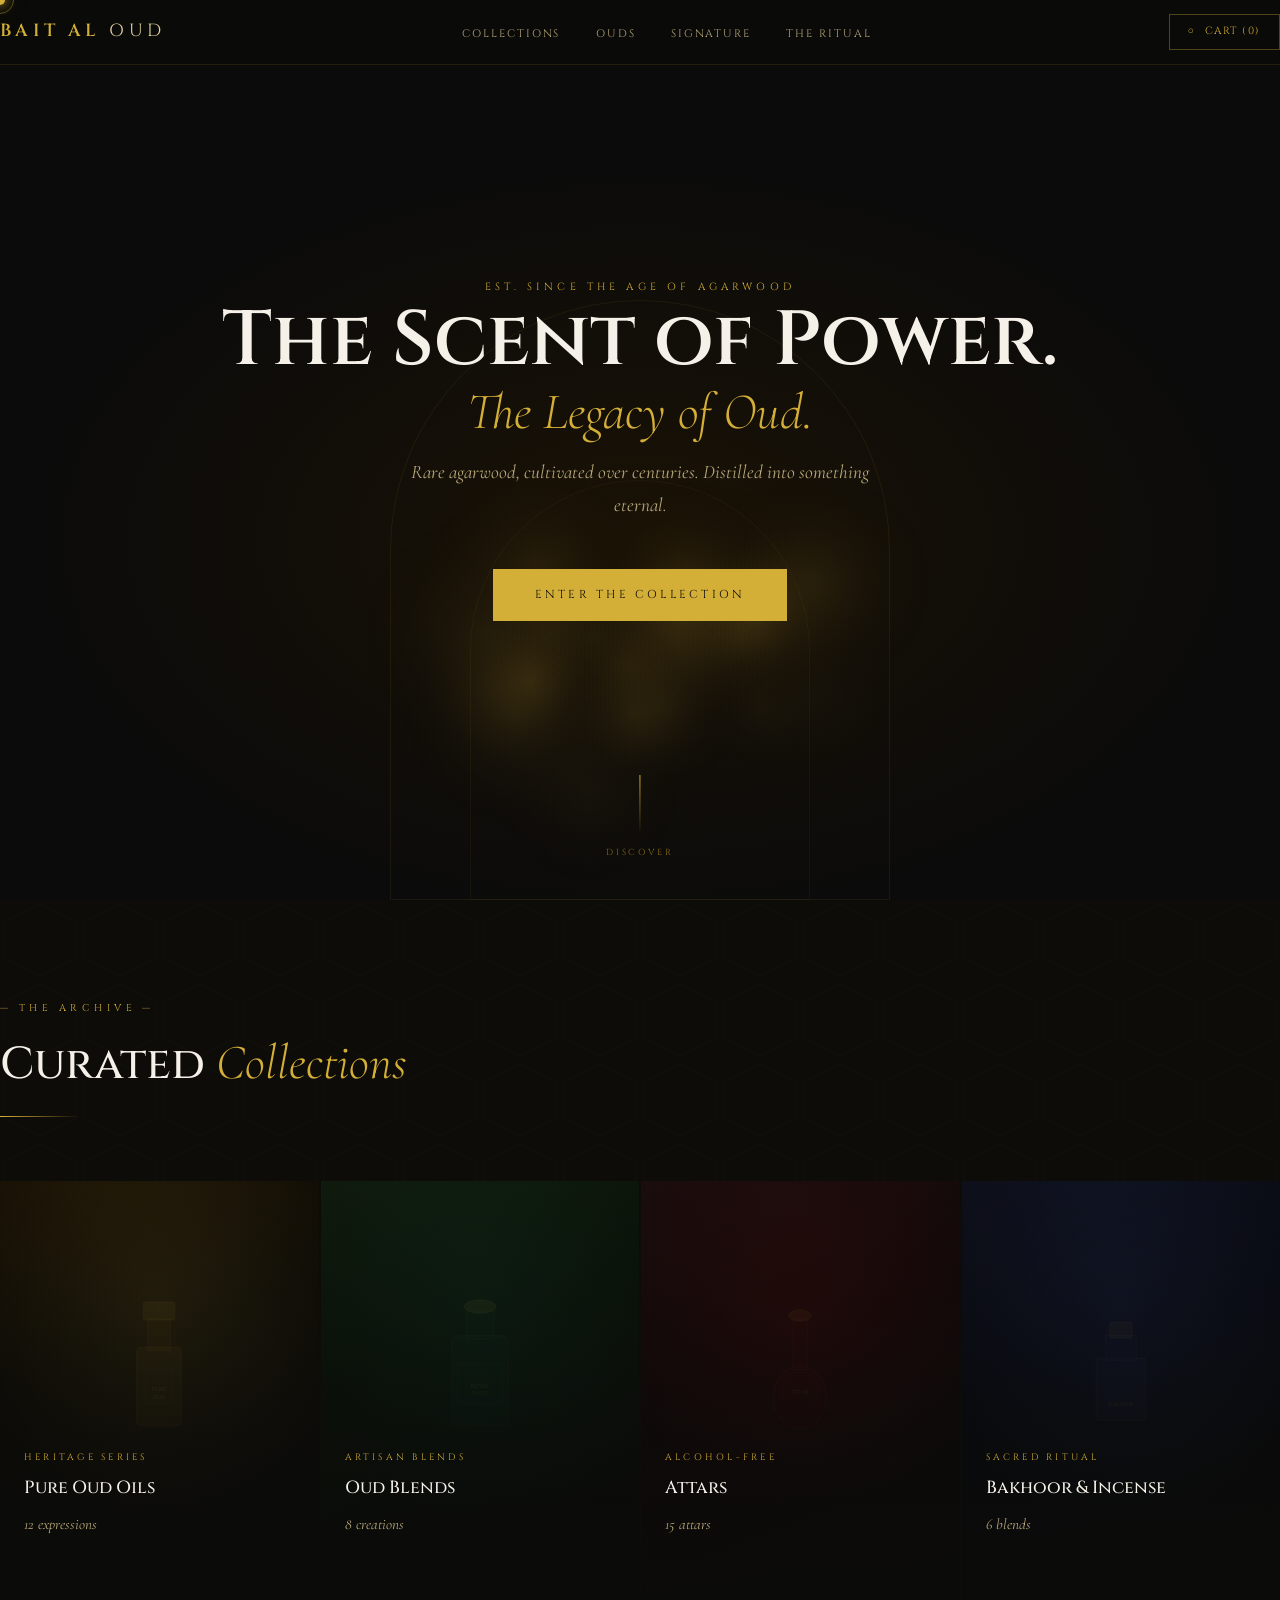
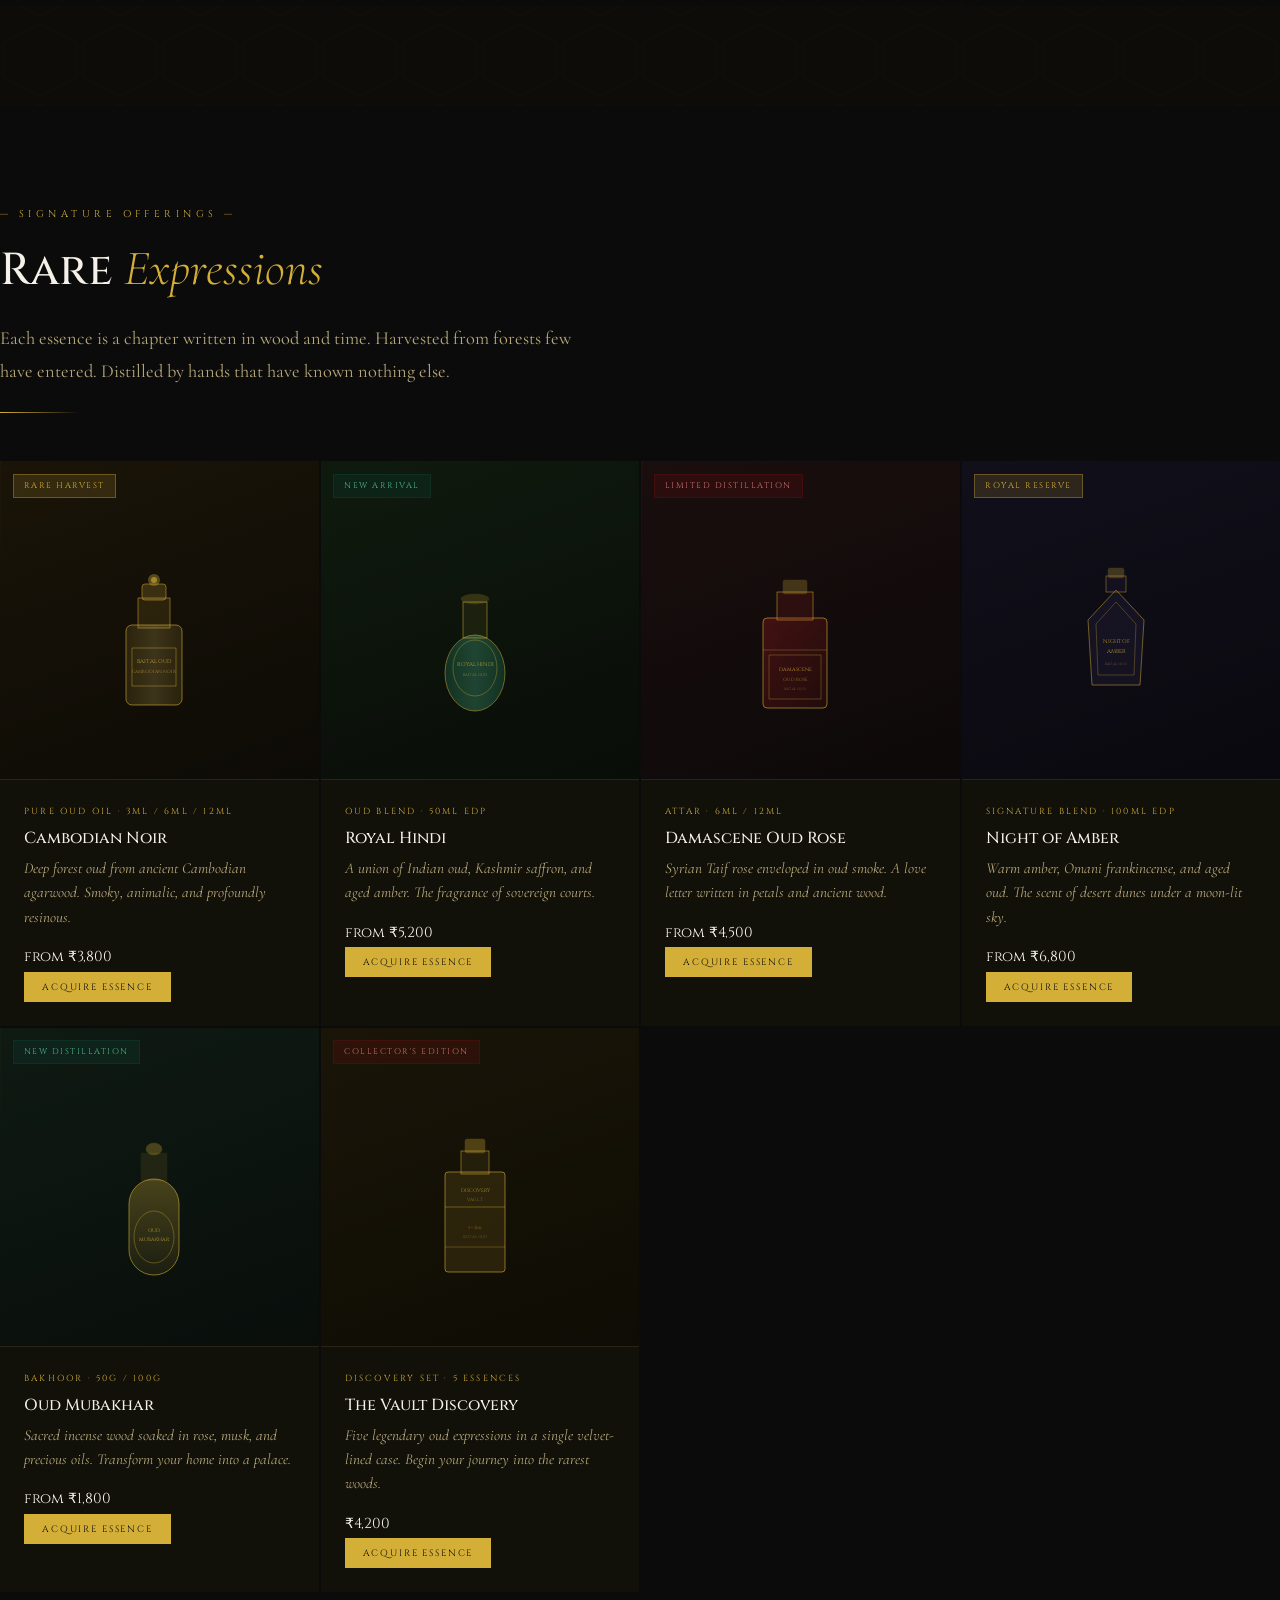
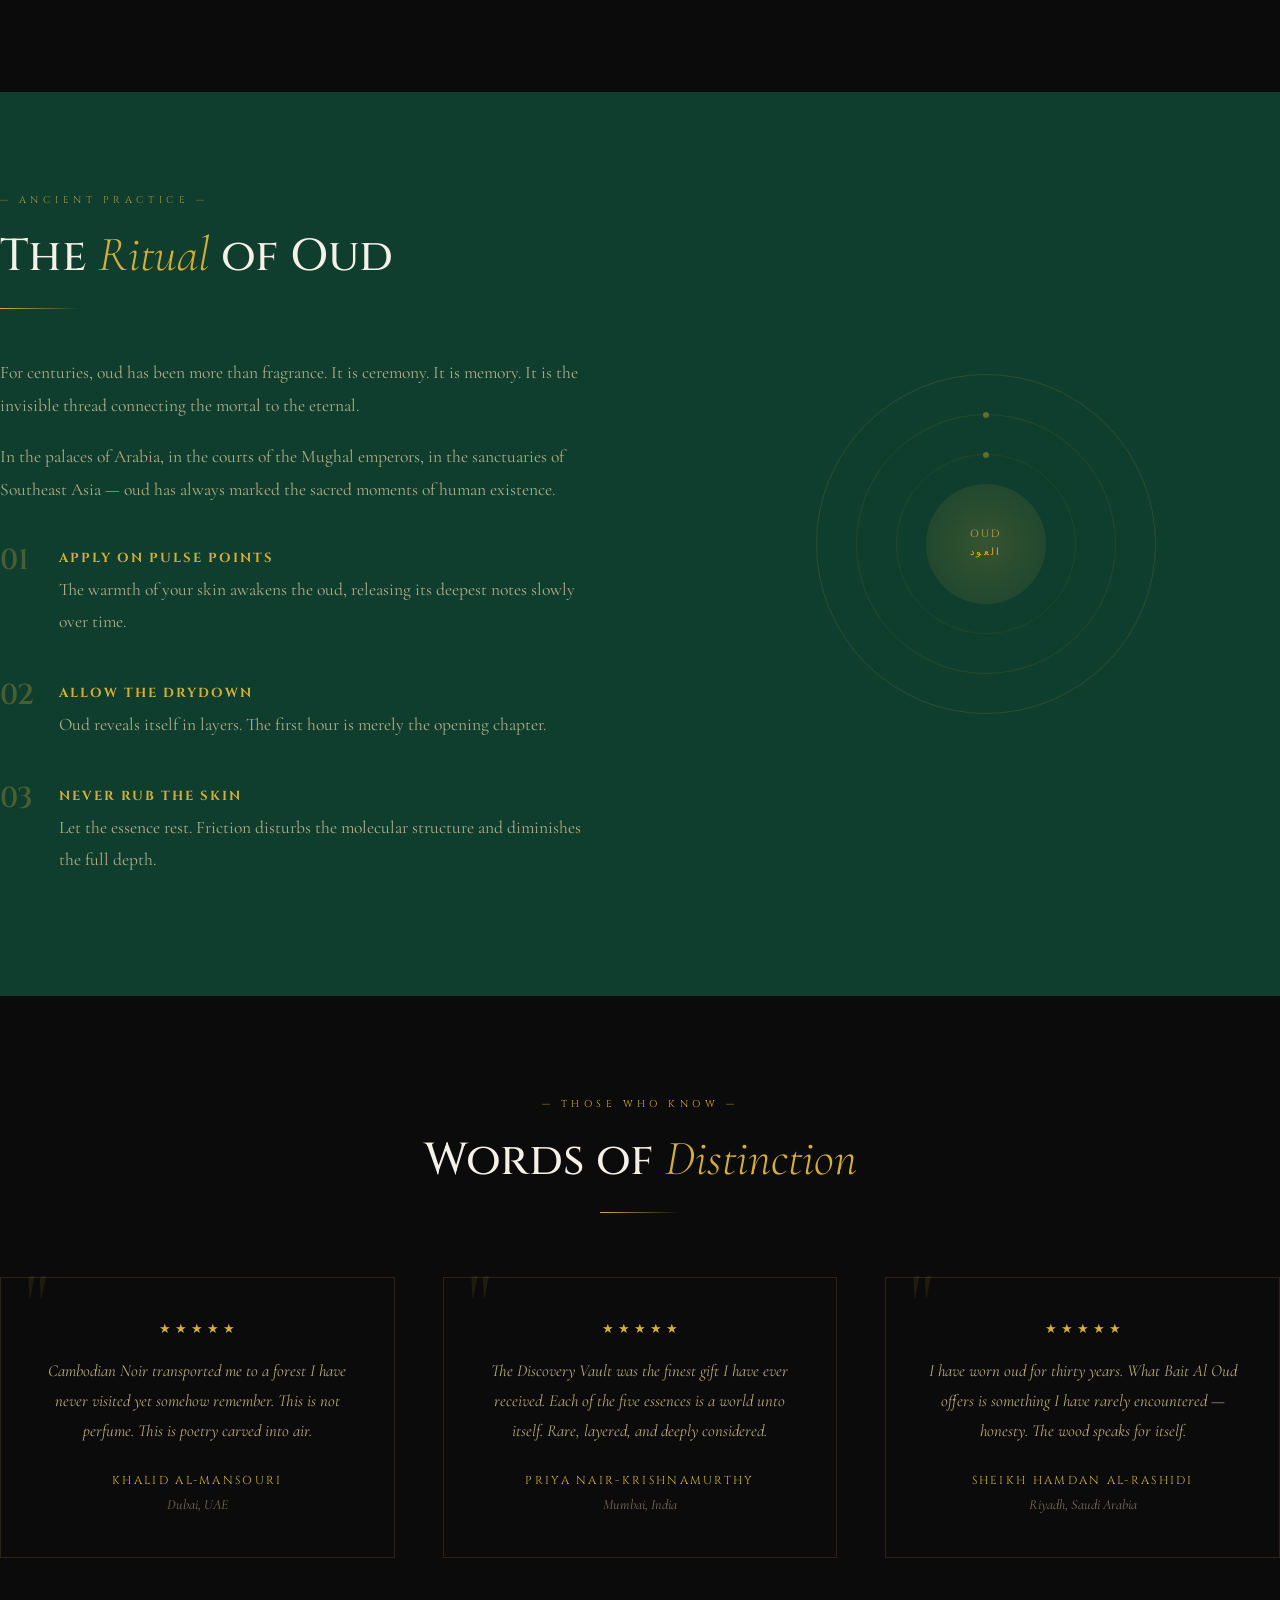
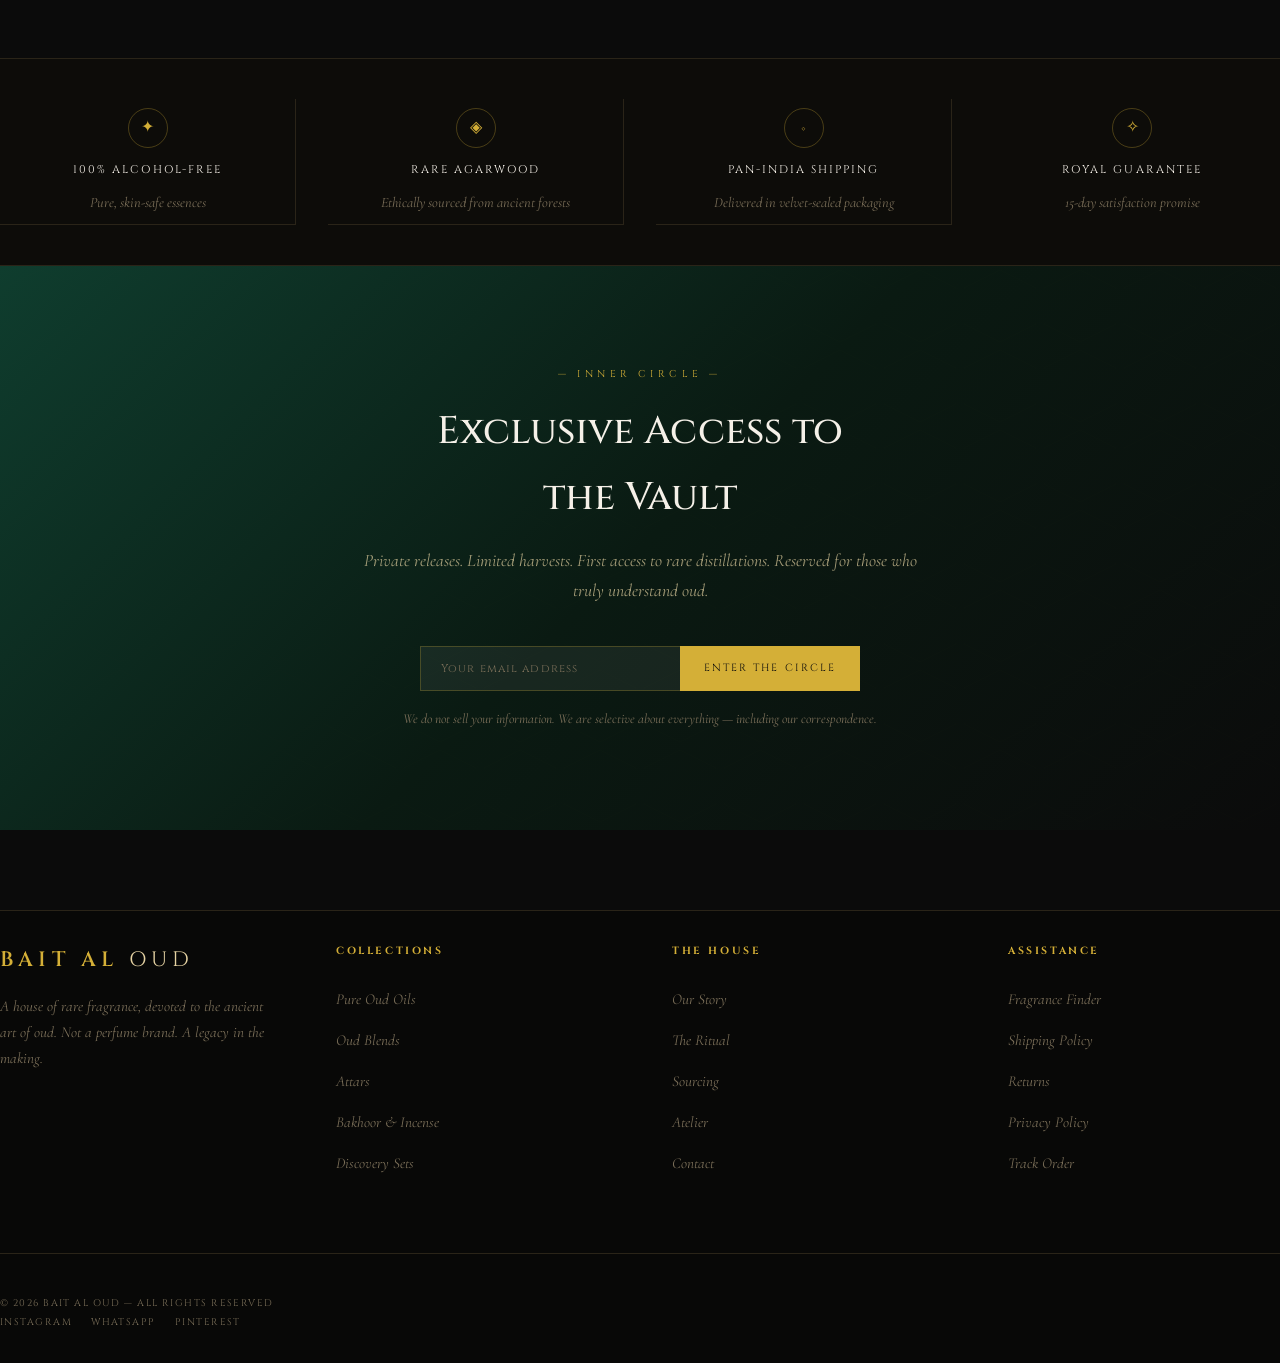
<file: index.html>
<!DOCTYPE html>
<html lang="en">

<head>
    <meta charset="UTF-8">
    <meta name="viewport" content="width=device-width, initial-scale=1.0">
    <title>BAIT AL OUD — The Legacy of Rare Agarwood</title>
    <link rel="preconnect" href="https://fonts.googleapis.com">
    <link
        href="https://fonts.googleapis.com/css2?family=Cinzel:wght@400;500;600;700&family=EB+Garamond:ital,wght@0,400;0,500;1,400&family=Cormorant+Garamond:ital,wght@0,300;0,400;1,300;1,400&display=swap"
        rel="stylesheet">
    <link rel="stylesheet" href="style.css">
</head>

<body>

    <!-- Custom Cursor -->
    <div id="cursor"></div>
    <div id="cursor-trail"></div>

    <!-- NAV -->
    <nav id="mainNav">
        <a href="#" class="nav-logo">BAIT AL <span>OUD</span></a>
        <ul class="nav-links">
            <li><a href="#collections">Collections</a></li>
            <li><a href="stock.html">Ouds</a></li>
            <li><a href="#signature">Signature</a></li>
            <li><a href="#ritual">The Ritual</a></li>
        </ul>
        <div class="nav-right">
            <a class="cart-btn" href="cart.html">
                &#9675; &nbsp;Cart (0)
            </a>
        </div>
    </nav>

    <!-- HERO -->
    <section id="hero">
        <canvas id="smokeCanvas"></canvas>
        <div class="hero-arch"></div>
        <div class="hero-arch-2"></div>
        <div class="hero-content">
            <span class="hero-label">Est. Since The Age of Agarwood</span>
            <h1 class="hero-title">
                The Scent of Power.
                <em>The Legacy of Oud.</em>
            </h1>
            <p class="hero-subtitle">
                Rare agarwood, cultivated over centuries. Distilled into something eternal.
            </p>
            <a href="#collections" class="hero-cta">Enter the Collection</a>
        </div>
        <div class="hero-scroll-hint">
            <div class="scroll-line"></div>
            <span class="scroll-label">Discover</span>
        </div>
    </section>

    <!-- COLLECTIONS -->
    <section id="collections">
        <div class="geo-bg"></div>
        <span class="section-label reveal">— The Archive —</span>
        <h2 class="section-title reveal">Curated <em>Collections</em></h2>
        <div class="gold-divider reveal"></div>
        <div class="collections-grid">

            <div class="col-card reveal reveal-delay-1">
                <div class="col-card-bg cc1">
                    <svg class="bottle-svg" viewBox="0 0 80 160" fill="none" xmlns="http://www.w3.org/2000/svg">
                        <rect x="20" y="80" width="40" height="70" rx="4" fill="rgba(212,175,55,0.15)"
                            stroke="rgba(212,175,55,0.3)" stroke-width="0.5" />
                        <rect x="30" y="55" width="20" height="28" fill="rgba(212,175,55,0.1)"
                            stroke="rgba(212,175,55,0.25)" stroke-width="0.5" />
                        <rect x="26" y="40" width="28" height="16" rx="2" fill="rgba(212,175,55,0.2)"
                            stroke="rgba(212,175,55,0.35)" stroke-width="0.5" />
                        <rect x="28" y="100" width="24" height="30" fill="none" stroke="rgba(212,175,55,0.2)"
                            stroke-width="0.5" />
                        <text x="40" y="119" font-family="serif" font-size="5" fill="rgba(212,175,55,0.5)"
                            text-anchor="middle">PURE</text>
                        <text x="40" y="126" font-family="serif" font-size="5" fill="rgba(212,175,55,0.5)"
                            text-anchor="middle">OUD</text>
                    </svg>
                </div>
                <div class="col-card-overlay"></div>
                <div class="col-card-border"></div>
                <div class="col-card-content">
                    <span class="col-card-label">Heritage Series</span>
                    <div class="col-card-title">Pure Oud Oils</div>
                    <div class="col-card-count">12 expressions</div>
                    <a href="#" class="col-card-cta">Explore →</a>
                </div>
            </div>

            <div class="col-card reveal reveal-delay-2">
                <div class="col-card-bg cc2">
                    <svg class="bottle-svg" viewBox="0 0 80 160" fill="none" xmlns="http://www.w3.org/2000/svg">
                        <rect x="15" y="70" width="50" height="80" rx="6" fill="rgba(15,61,46,0.3)"
                            stroke="rgba(212,175,55,0.3)" stroke-width="0.5" />
                        <rect x="28" y="48" width="24" height="25" fill="rgba(15,61,46,0.2)"
                            stroke="rgba(212,175,55,0.2)" stroke-width="0.5" />
                        <ellipse cx="40" cy="44" rx="14" ry="6" fill="rgba(212,175,55,0.25)"
                            stroke="rgba(212,175,55,0.4)" stroke-width="0.5" />
                        <rect x="20" y="95" width="40" height="35" fill="none" stroke="rgba(212,175,55,0.18)"
                            stroke-width="0.5" />
                        <text x="40" y="116" font-family="serif" font-size="5" fill="rgba(212,175,55,0.5)"
                            text-anchor="middle">ROYAL</text>
                        <text x="40" y="123" font-family="serif" font-size="4.5" fill="rgba(212,175,55,0.4)"
                            text-anchor="middle">BLEND</text>
                    </svg>
                </div>
                <div class="col-card-overlay"></div>
                <div class="col-card-border"></div>
                <div class="col-card-content">
                    <span class="col-card-label">Artisan Blends</span>
                    <div class="col-card-title">Oud Blends</div>
                    <div class="col-card-count">8 creations</div>
                    <a href="#" class="col-card-cta">Explore →</a>
                </div>
            </div>

            <div class="col-card reveal reveal-delay-3">
                <div class="col-card-bg cc3">
                    <svg class="bottle-svg" viewBox="0 0 80 160" fill="none" xmlns="http://www.w3.org/2000/svg">
                        <ellipse cx="40" cy="125" rx="24" ry="28" fill="rgba(90,15,15,0.2)"
                            stroke="rgba(212,175,55,0.25)" stroke-width="0.5" />
                        <rect x="33" y="55" width="14" height="45" fill="rgba(90,15,15,0.15)"
                            stroke="rgba(212,175,55,0.2)" stroke-width="0.5" />
                        <ellipse cx="40" cy="52" rx="10" ry="5" fill="rgba(212,175,55,0.2)"
                            stroke="rgba(212,175,55,0.4)" stroke-width="0.5" />
                        <ellipse cx="40" cy="120" rx="16" ry="18" fill="none" stroke="rgba(212,175,55,0.15)"
                            stroke-width="0.5" />
                        <text x="40" y="122" font-family="serif" font-size="5" fill="rgba(212,175,55,0.5)"
                            text-anchor="middle">ATTAR</text>
                    </svg>
                </div>
                <div class="col-card-overlay"></div>
                <div class="col-card-border"></div>
                <div class="col-card-content">
                    <span class="col-card-label">Alcohol-Free</span>
                    <div class="col-card-title">Attars</div>
                    <div class="col-card-count">15 attars</div>
                    <a href="#" class="col-card-cta">Explore →</a>
                </div>
            </div>

            <div class="col-card reveal reveal-delay-4">
                <div class="col-card-bg cc4">
                    <svg class="bottle-svg" viewBox="0 0 80 160" fill="none" xmlns="http://www.w3.org/2000/svg">
                        <rect x="18" y="90" width="44" height="55" rx="2" fill="rgba(55,75,140,0.15)"
                            stroke="rgba(212,175,55,0.25)" stroke-width="0.5" />
                        <rect x="26" y="70" width="28" height="22" fill="rgba(55,75,140,0.1)"
                            stroke="rgba(212,175,55,0.2)" stroke-width="0.5" />
                        <rect x="30" y="58" width="20" height="14" rx="2" fill="rgba(212,175,55,0.15)"
                            stroke="rgba(212,175,55,0.3)" stroke-width="0.5" />
                        <line x1="22" y1="110" x2="58" y2="110" stroke="rgba(212,175,55,0.15)" stroke-width="0.5" />
                        <line x1="22" y1="120" x2="58" y2="120" stroke="rgba(212,175,55,0.1)" stroke-width="0.5" />
                        <text x="40" y="132" font-family="serif" font-size="4.5" fill="rgba(212,175,55,0.45)"
                            text-anchor="middle">BAKHOOR</text>
                    </svg>
                </div>
                <div class="col-card-overlay"></div>
                <div class="col-card-border"></div>
                <div class="col-card-content">
                    <span class="col-card-label">Sacred Ritual</span>
                    <div class="col-card-title">Bakhoor & Incense</div>
                    <div class="col-card-count">6 blends</div>
                    <a href="#" class="col-card-cta">Explore →</a>
                </div>
            </div>

        </div>
    </section>

    <!-- SIGNATURE OUDS (PRODUCTS) -->
    <section id="signature">
        <span class="section-label reveal">— Signature Offerings —</span>
        <h2 class="section-title reveal">Rare <em>Expressions</em></h2>
        <p class="section-intro reveal">Each essence is a chapter written in wood and time. Harvested from forests few
            have entered. Distilled by hands that have known nothing else.</p>
        <div class="gold-divider reveal"></div>
        <div class="products-grid">

            <!-- Product 1 -->
            <div class="prod-card reveal reveal-delay-1">
                <div class="prod-img" style="background:linear-gradient(160deg,#1A1408 0%,#0D0B06 100%)">
                    <div class="prod-shimmer"></div>
                    <div class="prod-glow"></div>
                    <div class="bottle-art">
                        <svg viewBox="0 0 100 180" width="100" height="180" fill="none"
                            xmlns="http://www.w3.org/2000/svg">
                            <defs>
                                <linearGradient id="g1" x1="0" y1="0" x2="1" y2="0">
                                    <stop offset="0%" stop-color="#D4AF37" stop-opacity="0.5" />
                                    <stop offset="50%" stop-color="#E8CC6A" stop-opacity="0.8" />
                                    <stop offset="100%" stop-color="#D4AF37" stop-opacity="0.5" />
                                </linearGradient>
                            </defs>
                            <rect x="22" y="85" width="56" height="80" rx="6" fill="url(#g1)" opacity="0.25" />
                            <rect x="22" y="85" width="56" height="80" rx="6" stroke="#D4AF37" stroke-width="0.6"
                                fill="none" />
                            <rect x="34" y="58" width="32" height="30" fill="#D4AF37" opacity="0.12" />
                            <rect x="34" y="58" width="32" height="30" stroke="#D4AF37" stroke-width="0.5"
                                fill="none" />
                            <rect x="38" y="44" width="24" height="16" rx="3" fill="#D4AF37" opacity="0.2" />
                            <rect x="38" y="44" width="24" height="16" rx="3" stroke="#D4AF37" stroke-width="0.5"
                                fill="none" />
                            <rect x="28" y="108" width="44" height="38" stroke="#D4AF37" stroke-width="0.4"
                                fill="none" />
                            <text x="50" y="123" font-family="Cinzel,serif" font-size="5.5" fill="#D4AF37"
                                text-anchor="middle" opacity="0.9">BAIT AL OUD</text>
                            <text x="50" y="133" font-family="Cinzel,serif" font-size="4.5" fill="#D4AF37"
                                text-anchor="middle" opacity="0.7">CAMBODIAN NOIR</text>
                            <circle cx="50" cy="40" r="6" fill="#D4AF37" opacity="0.35" />
                            <circle cx="50" cy="40" r="3" fill="#D4AF37" opacity="0.6" />
                        </svg>
                    </div>
                    <span class="prod-badge badge-rare">Rare Harvest</span>
                </div>
                <div class="prod-info">
                    <div class="prod-note">Pure Oud Oil · 3ml / 6ml / 12ml</div>
                    <div class="prod-name">Cambodian Noir</div>
                    <div class="prod-desc">Deep forest oud from ancient Cambodian agarwood. Smoky, animalic, and
                        profoundly resinous.</div>
                    <div class="prod-footer">
                        <div class="prod-price">from ₹3,800</div>
                        <button class="prod-acquire">Acquire Essence</button>
                    </div>
                </div>
            </div>

            <!-- Product 2 -->
            <div class="prod-card reveal reveal-delay-2">
                <div class="prod-img" style="background:linear-gradient(160deg,#0F1A0E 0%,#090D08 100%)">
                    <div class="prod-shimmer"></div>
                    <div class="prod-glow"></div>
                    <div class="bottle-art">
                        <svg viewBox="0 0 100 180" width="100" height="180" fill="none"
                            xmlns="http://www.w3.org/2000/svg">
                            <defs>
                                <linearGradient id="g2" x1="0" y1="0" x2="1" y2="0">
                                    <stop offset="0%" stop-color="#1A5C43" stop-opacity="0.4" />
                                    <stop offset="50%" stop-color="#4DB88A" stop-opacity="0.3" />
                                    <stop offset="100%" stop-color="#1A5C43" stop-opacity="0.4" />
                                </linearGradient>
                            </defs>
                            <ellipse cx="50" cy="133" rx="30" ry="38" fill="url(#g2)" />
                            <ellipse cx="50" cy="133" rx="30" ry="38" stroke="#D4AF37" stroke-width="0.5" fill="none" />
                            <rect x="38" y="62" width="24" height="36" fill="#D4AF37" opacity="0.08" />
                            <rect x="38" y="62" width="24" height="36" stroke="#D4AF37" stroke-width="0.5"
                                fill="none" />
                            <ellipse cx="50" cy="59" rx="14" ry="5" fill="#D4AF37" opacity="0.2" stroke="#D4AF37"
                                stroke-width="0.5" />
                            <ellipse cx="50" cy="128" rx="22" ry="28" stroke="#D4AF37" stroke-width="0.35"
                                fill="none" />
                            <text x="50" y="126" font-family="Cinzel,serif" font-size="5.5" fill="#D4AF37"
                                text-anchor="middle" opacity="0.85">ROYAL HINDI</text>
                            <text x="50" y="136" font-family="Cinzel,serif" font-size="4" fill="#D4AF37"
                                text-anchor="middle" opacity="0.6">BAIT AL OUD</text>
                        </svg>
                    </div>
                    <span class="prod-badge badge-new">New Arrival</span>
                </div>
                <div class="prod-info">
                    <div class="prod-note">Oud Blend · 50ml EDP</div>
                    <div class="prod-name">Royal Hindi</div>
                    <div class="prod-desc">A union of Indian oud, Kashmir saffron, and aged amber. The fragrance of
                        sovereign courts.</div>
                    <div class="prod-footer">
                        <div class="prod-price">from ₹5,200</div>
                        <button class="prod-acquire">Acquire Essence</button>
                    </div>
                </div>
            </div>

            <!-- Product 3 -->
            <div class="prod-card reveal reveal-delay-3">
                <div class="prod-img" style="background:linear-gradient(160deg,#1A0E0E 0%,#0D0909 100%)">
                    <div class="prod-shimmer"></div>
                    <div class="prod-glow"></div>
                    <div class="bottle-art">
                        <svg viewBox="0 0 100 180" width="100" height="180" fill="none"
                            xmlns="http://www.w3.org/2000/svg">
                            <defs>
                                <linearGradient id="g3" x1="0" y1="0" x2="1" y2="1">
                                    <stop offset="0%" stop-color="#8A1A1A" stop-opacity="0.4" />
                                    <stop offset="100%" stop-color="#4A0F0F" stop-opacity="0.3" />
                                </linearGradient>
                            </defs>
                            <rect x="18" y="78" width="64" height="90" rx="4" fill="url(#g3)" />
                            <rect x="18" y="78" width="64" height="90" rx="4" stroke="#D4AF37" stroke-width="0.6"
                                fill="none" />
                            <rect x="32" y="52" width="36" height="28" fill="#8A1A1A" opacity="0.2" />
                            <rect x="32" y="52" width="36" height="28" stroke="#D4AF37" stroke-width="0.5"
                                fill="none" />
                            <rect x="38" y="40" width="24" height="14" rx="2" fill="#D4AF37" opacity="0.25"
                                stroke="#D4AF37" stroke-width="0.5" />
                            <line x1="18" y1="110" x2="82" y2="110" stroke="#D4AF37" stroke-width="0.3" />
                            <rect x="24" y="115" width="52" height="44" stroke="#D4AF37" stroke-width="0.3"
                                fill="none" />
                            <text x="50" y="131" font-family="Cinzel,serif" font-size="5" fill="#D4AF37"
                                text-anchor="middle" opacity="0.9">DAMASCENE</text>
                            <text x="50" y="141" font-family="Cinzel,serif" font-size="4.5" fill="#D4AF37"
                                text-anchor="middle" opacity="0.7">OUD ROSE</text>
                            <text x="50" y="150" font-family="Cinzel,serif" font-size="3.5" fill="#D4AF37"
                                text-anchor="middle" opacity="0.5">BAIT AL OUD</text>
                        </svg>
                    </div>
                    <span class="prod-badge badge-ltd">Limited Distillation</span>
                </div>
                <div class="prod-info">
                    <div class="prod-note">Attar · 6ml / 12ml</div>
                    <div class="prod-name">Damascene Oud Rose</div>
                    <div class="prod-desc">Syrian Taif rose enveloped in oud smoke. A love letter written in petals and
                        ancient wood.</div>
                    <div class="prod-footer">
                        <div class="prod-price">from ₹4,500</div>
                        <button class="prod-acquire">Acquire Essence</button>
                    </div>
                </div>
            </div>

            <!-- Product 4 -->
            <div class="prod-card reveal reveal-delay-1">
                <div class="prod-img" style="background:linear-gradient(160deg,#110F1A 0%,#0A090F 100%)">
                    <div class="prod-shimmer"></div>
                    <div class="prod-glow"></div>
                    <div class="bottle-art">
                        <svg viewBox="0 0 100 180" width="100" height="180" fill="none"
                            xmlns="http://www.w3.org/2000/svg">
                            <polygon points="50,50 78,80 74,145 26,145 22,80" fill="rgba(55,45,90,0.2)" stroke="#D4AF37"
                                stroke-width="0.5" />
                            <rect x="40" y="36" width="20" height="16" fill="rgba(55,45,90,0.15)" stroke="#D4AF37"
                                stroke-width="0.4" />
                            <rect x="42" y="28" width="16" height="10" rx="2" fill="#D4AF37" opacity="0.25"
                                stroke="#D4AF37" stroke-width="0.4" />
                            <polygon points="50,62 70,84 68,135 32,135 30,84" fill="none" stroke="#D4AF37"
                                stroke-width="0.3" />
                            <text x="50" y="103" font-family="Cinzel,serif" font-size="5.5" fill="#D4AF37"
                                text-anchor="middle" opacity="0.85">NIGHT OF</text>
                            <text x="50" y="113" font-family="Cinzel,serif" font-size="5.5" fill="#D4AF37"
                                text-anchor="middle" opacity="0.85">AMBER</text>
                            <text x="50" y="125" font-family="Cinzel,serif" font-size="3.5" fill="#D4AF37"
                                text-anchor="middle" opacity="0.5">BAIT AL OUD</text>
                        </svg>
                    </div>
                    <span class="prod-badge badge-rare">Royal Reserve</span>
                </div>
                <div class="prod-info">
                    <div class="prod-note">Signature Blend · 100ml EDP</div>
                    <div class="prod-name">Night of Amber</div>
                    <div class="prod-desc">Warm amber, Omani frankincense, and aged oud. The scent of desert dunes under
                        a moon-lit sky.</div>
                    <div class="prod-footer">
                        <div class="prod-price">from ₹6,800</div>
                        <button class="prod-acquire">Acquire Essence</button>
                    </div>
                </div>
            </div>

            <!-- Product 5 -->
            <div class="prod-card reveal reveal-delay-2">
                <div class="prod-img" style="background:linear-gradient(160deg,#0F1A13 0%,#090E0B 100%)">
                    <div class="prod-shimmer"></div>
                    <div class="prod-glow"></div>
                    <div class="bottle-art">
                        <svg viewBox="0 0 100 180" width="100" height="180" fill="none"
                            xmlns="http://www.w3.org/2000/svg">
                            <defs>
                                <linearGradient id="g5" x1="0" y1="0" x2="0" y2="1">
                                    <stop offset="0%" stop-color="#D4AF37" stop-opacity="0.3" />
                                    <stop offset="100%" stop-color="#D4AF37" stop-opacity="0.08" />
                                </linearGradient>
                            </defs>
                            <rect x="25" y="72" width="50" height="96" rx="25" fill="url(#g5)" stroke="#D4AF37"
                                stroke-width="0.6" />
                            <rect x="37" y="46" width="26" height="28" fill="#D4AF37" opacity="0.1" stroke="#D4AF37"
                                stroke-width="0.4" />
                            <rect x="42" y="36" width="16" height="12" rx="8" fill="#D4AF37" opacity="0.3"
                                stroke="#D4AF37" stroke-width="0.5" />
                            <ellipse cx="50" cy="130" rx="20" ry="26" stroke="#D4AF37" stroke-width="0.35"
                                fill="none" />
                            <text x="50" y="125" font-family="Cinzel,serif" font-size="5" fill="#D4AF37"
                                text-anchor="middle" opacity="0.9">OUD</text>
                            <text x="50" y="134" font-family="Cinzel,serif" font-size="5" fill="#D4AF37"
                                text-anchor="middle" opacity="0.9">MUBAKHAR</text>
                        </svg>
                    </div>
                    <span class="prod-badge badge-new">New Distillation</span>
                </div>
                <div class="prod-info">
                    <div class="prod-note">Bakhoor · 50g / 100g</div>
                    <div class="prod-name">Oud Mubakhar</div>
                    <div class="prod-desc">Sacred incense wood soaked in rose, musk, and precious oils. Transform your
                        home into a palace.</div>
                    <div class="prod-footer">
                        <div class="prod-price">from ₹1,800</div>
                        <button class="prod-acquire">Acquire Essence</button>
                    </div>
                </div>
            </div>

            <!-- Product 6 -->
            <div class="prod-card reveal reveal-delay-3">
                <div class="prod-img" style="background:linear-gradient(160deg,#1A1508 0%,#0E0C04 100%)">
                    <div class="prod-shimmer"></div>
                    <div class="prod-glow"></div>
                    <div class="bottle-art">
                        <svg viewBox="0 0 100 180" width="100" height="180" fill="none"
                            xmlns="http://www.w3.org/2000/svg">
                            <rect x="20" y="65" width="60" height="100" rx="3" fill="rgba(212,175,55,0.12)"
                                stroke="#D4AF37" stroke-width="0.6" />
                            <rect x="36" y="44" width="28" height="23" fill="rgba(212,175,55,0.08)" stroke="#D4AF37"
                                stroke-width="0.5" />
                            <rect x="40" y="32" width="20" height="14" rx="2" fill="#D4AF37" opacity="0.3"
                                stroke="#D4AF37" stroke-width="0.5" />
                            <line x1="20" y1="100" x2="80" y2="100" stroke="#D4AF37" stroke-width="0.4" />
                            <line x1="20" y1="140" x2="80" y2="140" stroke="#D4AF37" stroke-width="0.3" />
                            <text x="50" y="85" font-family="Cinzel,serif" font-size="5" fill="#D4AF37"
                                text-anchor="middle" opacity="0.8">DISCOVERY</text>
                            <text x="50" y="94" font-family="Cinzel,serif" font-size="4.5" fill="#D4AF37"
                                text-anchor="middle" opacity="0.6">VAULT</text>
                            <text x="50" y="122" font-family="Cinzel,serif" font-size="4.5" fill="#D4AF37"
                                text-anchor="middle" opacity="0.5">5 × 2ml</text>
                            <text x="50" y="131" font-family="Cinzel,serif" font-size="4" fill="#D4AF37"
                                text-anchor="middle" opacity="0.4">BAIT AL OUD</text>
                        </svg>
                    </div>
                    <span class="prod-badge badge-ltd">Collector's Edition</span>
                </div>
                <div class="prod-info">
                    <div class="prod-note">Discovery Set · 5 Essences</div>
                    <div class="prod-name">The Vault Discovery</div>
                    <div class="prod-desc">Five legendary oud expressions in a single velvet-lined case. Begin your
                        journey into the rarest woods.</div>
                    <div class="prod-footer">
                        <div class="prod-price">₹4,200</div>
                        <button class="prod-acquire">Acquire Essence</button>
                    </div>
                </div>
            </div>

        </div>
    </section>

    <!-- RITUAL SECTION -->
    <section id="ritual">
        <div class="geo-bg"></div>
        <div class="ritual-inner">
            <div class="ritual-text">
                <span class="section-label reveal">— Ancient Practice —</span>
                <h2 class="section-title reveal">The <em>Ritual</em> of Oud</h2>
                <div class="gold-divider reveal"></div>
                <p class="reveal">For centuries, oud has been more than fragrance. It is ceremony. It is memory. It is
                    the invisible thread connecting the mortal to the eternal.</p>
                <p class="reveal">In the palaces of Arabia, in the courts of the Mughal emperors, in the sanctuaries of
                    Southeast Asia — oud has always marked the sacred moments of human existence.</p>
                <div class="ritual-steps">
                    <div class="ritual-step reveal">
                        <div class="ritual-num">01</div>
                        <div class="ritual-step-text">
                            <h4>Apply on Pulse Points</h4>
                            <p>The warmth of your skin awakens the oud, releasing its deepest notes slowly over time.
                            </p>
                        </div>
                    </div>
                    <div class="ritual-step reveal">
                        <div class="ritual-num">02</div>
                        <div class="ritual-step-text">
                            <h4>Allow the Drydown</h4>
                            <p>Oud reveals itself in layers. The first hour is merely the opening chapter.</p>
                        </div>
                    </div>
                    <div class="ritual-step reveal">
                        <div class="ritual-num">03</div>
                        <div class="ritual-step-text">
                            <h4>Never Rub the Skin</h4>
                            <p>Let the essence rest. Friction disturbs the molecular structure and diminishes the full
                                depth.</p>
                        </div>
                    </div>
                </div>
            </div>
            <div class="ritual-visual reveal">
                <div class="ritual-circle"></div>
                <div class="ritual-circle-2">
                    <div class="orbit-dot" style="top:-3px;left:calc(50% - 3px)"></div>
                </div>
                <div class="ritual-circle-3">
                    <div class="orbit-dot" style="top:-3px;left:calc(50% - 3px)"></div>
                </div>
                <div class="ritual-center">
                    <div class="ritual-icon">OUD<br>العود</div>
                </div>
            </div>
        </div>
    </section>

    <!-- TESTIMONIALS -->
    <section id="testimonials">
        <span class="section-label reveal">— Those Who Know —</span>
        <h2 class="section-title reveal">Words of <em>Distinction</em></h2>
        <div class="gold-divider reveal" style="margin-left:auto;margin-right:auto"></div>
        <div class="testimonials-grid">
            <div class="testi-card reveal reveal-delay-1">
                <div class="testi-stars">
                    <span class="star">★</span><span class="star">★</span><span class="star">★</span><span
                        class="star">★</span><span class="star">★</span>
                </div>
                <p class="testi-text">Cambodian Noir transported me to a forest I have never visited yet somehow
                    remember. This is not perfume. This is poetry carved into air.</p>
                <div class="testi-author">Khalid Al-Mansouri</div>
                <div class="testi-location">Dubai, UAE</div>
            </div>
            <div class="testi-card reveal reveal-delay-2">
                <div class="testi-stars">
                    <span class="star">★</span><span class="star">★</span><span class="star">★</span><span
                        class="star">★</span><span class="star">★</span>
                </div>
                <p class="testi-text">The Discovery Vault was the finest gift I have ever received. Each of the five
                    essences is a world unto itself. Rare, layered, and deeply considered.</p>
                <div class="testi-author">Priya Nair-Krishnamurthy</div>
                <div class="testi-location">Mumbai, India</div>
            </div>
            <div class="testi-card reveal reveal-delay-3">
                <div class="testi-stars">
                    <span class="star">★</span><span class="star">★</span><span class="star">★</span><span
                        class="star">★</span><span class="star">★</span>
                </div>
                <p class="testi-text">I have worn oud for thirty years. What Bait Al Oud offers is something I have
                    rarely encountered — honesty. The wood speaks for itself.</p>
                <div class="testi-author">Sheikh Hamdan Al-Rashidi</div>
                <div class="testi-location">Riyadh, Saudi Arabia</div>
            </div>
        </div>
    </section>

    <!-- TRUST BAR -->
    <div id="trustbar">
        <div class="trust-grid">
            <div class="trust-item reveal">
                <div class="trust-icon">✦</div>
                <div class="trust-title">100% Alcohol-Free</div>
                <div class="trust-desc">Pure, skin-safe essences</div>
            </div>
            <div class="trust-item reveal reveal-delay-1">
                <div class="trust-icon">◈</div>
                <div class="trust-title">Rare Agarwood</div>
                <div class="trust-desc">Ethically sourced from ancient forests</div>
            </div>
            <div class="trust-item reveal reveal-delay-2">
                <div class="trust-icon">◇</div>
                <div class="trust-title">Pan-India Shipping</div>
                <div class="trust-desc">Delivered in velvet-sealed packaging</div>
            </div>
            <div class="trust-item reveal reveal-delay-3">
                <div class="trust-icon">✧</div>
                <div class="trust-title">Royal Guarantee</div>
                <div class="trust-desc">15-day satisfaction promise</div>
            </div>
        </div>
    </div>

    <!-- NEWSLETTER -->
    <section id="newsletter">
        <div class="geo-bg"></div>
        <div class="newsletter-inner">
            <span class="section-label reveal" style="display:block;text-align:center">— Inner Circle —</span>
            <h2 class="newsletter-title reveal">Exclusive Access to<br>the Vault</h2>
            <p class="newsletter-sub reveal">Private releases. Limited harvests. First access to rare distillations.
                Reserved for those who truly understand oud.</p>
            <div class="newsletter-form reveal">
                <input type="email" placeholder="Your email address">
                <button>Enter the Circle</button>
            </div>
            <p class="newsletter-note reveal">We do not sell your information. We are selective about everything —
                including our correspondence.</p>
        </div>
    </section>

    <!-- FOOTER -->
    <footer>
        <div class="footer-grid">
            <div class="footer-brand reveal">
                <a href="#" class="nav-logo">BAIT AL <span>OUD</span></a>
                <p>A house of rare fragrance, devoted to the ancient art of oud. Not a perfume brand. A legacy in the
                    making.</p>
            </div>
            <div class="footer-col reveal reveal-delay-1">
                <h4>Collections</h4>
                <ul>
                    <li><a href="#">Pure Oud Oils</a></li>
                    <li><a href="#">Oud Blends</a></li>
                    <li><a href="#">Attars</a></li>
                    <li><a href="#">Bakhoor & Incense</a></li>
                    <li><a href="#">Discovery Sets</a></li>
                </ul>
            </div>
            <div class="footer-col reveal reveal-delay-2">
                <h4>The House</h4>
                <ul>
                    <li><a href="#">Our Story</a></li>
                    <li><a href="#">The Ritual</a></li>
                    <li><a href="#">Sourcing</a></li>
                    <li><a href="#">Atelier</a></li>
                    <li><a href="#">Contact</a></li>
                </ul>
            </div>
            <div class="footer-col reveal reveal-delay-3">
                <h4>Assistance</h4>
                <ul>
                    <li><a href="#">Fragrance Finder</a></li>
                    <li><a href="#">Shipping Policy</a></li>
                    <li><a href="#">Returns</a></li>
                    <li><a href="#">Privacy Policy</a></li>
                    <li><a href="#">Track Order</a></li>
                </ul>
            </div>
        </div>
        <div class="footer-bottom">
            <span class="footer-copy">© 2026 Bait Al Oud — All Rights Reserved</span>
            <div class="footer-socials">
                <a href="#">Instagram</a>
                <a href="#">WhatsApp</a>
                <a href="#">Pinterest</a>
            </div>
        </div>
    </footer>

    <script>
        /* ── CURSOR ── */
        const cursor = document.getElementById('cursor');
        const trail = document.getElementById('cursor-trail');
        let mx = 0, my = 0, tx = 0, ty = 0;
        document.addEventListener('mousemove', e => {
            mx = e.clientX; my = e.clientY;
            cursor.style.left = mx + 'px'; cursor.style.top = my + 'px';
        });
        function animateTrail() {
            tx += (mx - tx) * .15; ty += (my - ty) * .15;
            trail.style.left = tx + 'px'; trail.style.top = ty + 'px';
            requestAnimationFrame(animateTrail);
        }
        animateTrail();
        document.querySelectorAll('a,button').forEach(el => {
            el.addEventListener('mouseenter', () => {
                cursor.style.width = '18px'; cursor.style.height = '18px';
                cursor.style.background = 'rgba(212,175,55,0.5)';
            });
            el.addEventListener('mouseleave', () => {
                cursor.style.width = '10px'; cursor.style.height = '10px';
                cursor.style.background = 'var(--gold)';
            });
        });

        /* ── NAV SCROLL ── */
        const nav = document.getElementById('mainNav');
        window.addEventListener('scroll', () => {
            nav.classList.toggle('scrolled', window.scrollY > 60);
        });

        /* ── SMOKE CANVAS ── */
        const canvas = document.getElementById('smokeCanvas');
        const ctx = canvas.getContext('2d');
        canvas.width = window.innerWidth;
        canvas.height = window.innerHeight;
        window.addEventListener('resize', () => {
            canvas.width = window.innerWidth;
            canvas.height = window.innerHeight;
        });

        class Particle {
            constructor() { this.reset() }
            reset() {
                this.x = canvas.width * .35 + Math.random() * canvas.width * .3;
                this.y = canvas.height * .7 + Math.random() * canvas.height * .2;
                this.vx = (Math.random() - .5) * .35;
                this.vy = -(Math.random() * 1.2 + .4);
                this.alpha = Math.random() * .22 + .05;
                this.r = Math.random() * 80 + 40;
                this.life = 0;
                this.maxLife = Math.random() * 220 + 140;
                this.decay = this.alpha / this.maxLife;
                this.wobble = Math.random() * Math.PI * 2;
                this.wobbleSpeed = Math.random() * .015 + .005;
            }
            update() {
                this.wobble += this.wobbleSpeed;
                this.x += this.vx + Math.sin(this.wobble) * .3;
                this.y += this.vy;
                this.r += .18;
                this.alpha -= this.decay;
                this.life++;
                if (this.life >= this.maxLife || this.alpha <= 0) this.reset();
            }
            draw() {
                const g = ctx.createRadialGradient(this.x, this.y, 0, this.x, this.y, this.r);
                g.addColorStop(0, `rgba(212,175,55,${this.alpha * .6})`);
                g.addColorStop(.4, `rgba(180,140,40,${this.alpha * .3})`);
                g.addColorStop(1, 'rgba(0,0,0,0)');
                ctx.fillStyle = g;
                ctx.beginPath(); ctx.arc(this.x, this.y, this.r, 0, Math.PI * 2); ctx.fill();
            }
        }

        const particles = Array.from({ length: 28 }, () => {
            const p = new Particle();
            p.life = Math.floor(Math.random() * p.maxLife);
            return p;
        });

        function animateSmoke() {
            ctx.clearRect(0, 0, canvas.width, canvas.height);
            particles.forEach(p => { p.update(); p.draw() });
            requestAnimationFrame(animateSmoke);
        }
        animateSmoke();

        /* ── SCROLL REVEAL ── */
        const reveals = document.querySelectorAll('.reveal');
        const io = new IntersectionObserver((entries) => {
            entries.forEach(e => {
                if (e.isIntersecting) { e.target.classList.add('visible'); io.unobserve(e.target) }
            });
        }, { threshold: .12, rootMargin: '0px 0px -50px 0px' });
        reveals.forEach(el => io.observe(el));

        /* ── PARALLAX HERO ── */
        window.addEventListener('scroll', () => {
            const y = window.scrollY;
            const hc = document.querySelector('.hero-content');
            if (hc && y < window.innerHeight) {
                hc.style.transform = `translateY(${y * .28}px)`;
                hc.style.opacity = 1 - (y / window.innerHeight) * 1.8;
            }
        });

        /* ── SMOOTH SCROLL ── */
        document.querySelectorAll('a[href^="#"]').forEach(a => {
            a.addEventListener('click', e => {
                const t = document.querySelector(a.getAttribute('href'));
                if (t) { e.preventDefault(); t.scrollIntoView({ behavior: 'smooth' }) }
            });
        });

        /* ── ACQUIRE BUTTON ── */
        document.querySelectorAll('.prod-acquire').forEach(btn => {
            btn.addEventListener('click', function () {
                const orig = this.textContent;
                this.textContent = 'Added ✦';
                this.style.background = 'var(--gold-light)';
                setTimeout(() => { this.textContent = orig; this.style.background = ''; }, 1800);
            });
        });
    </script>
</body>

</html>
</file>
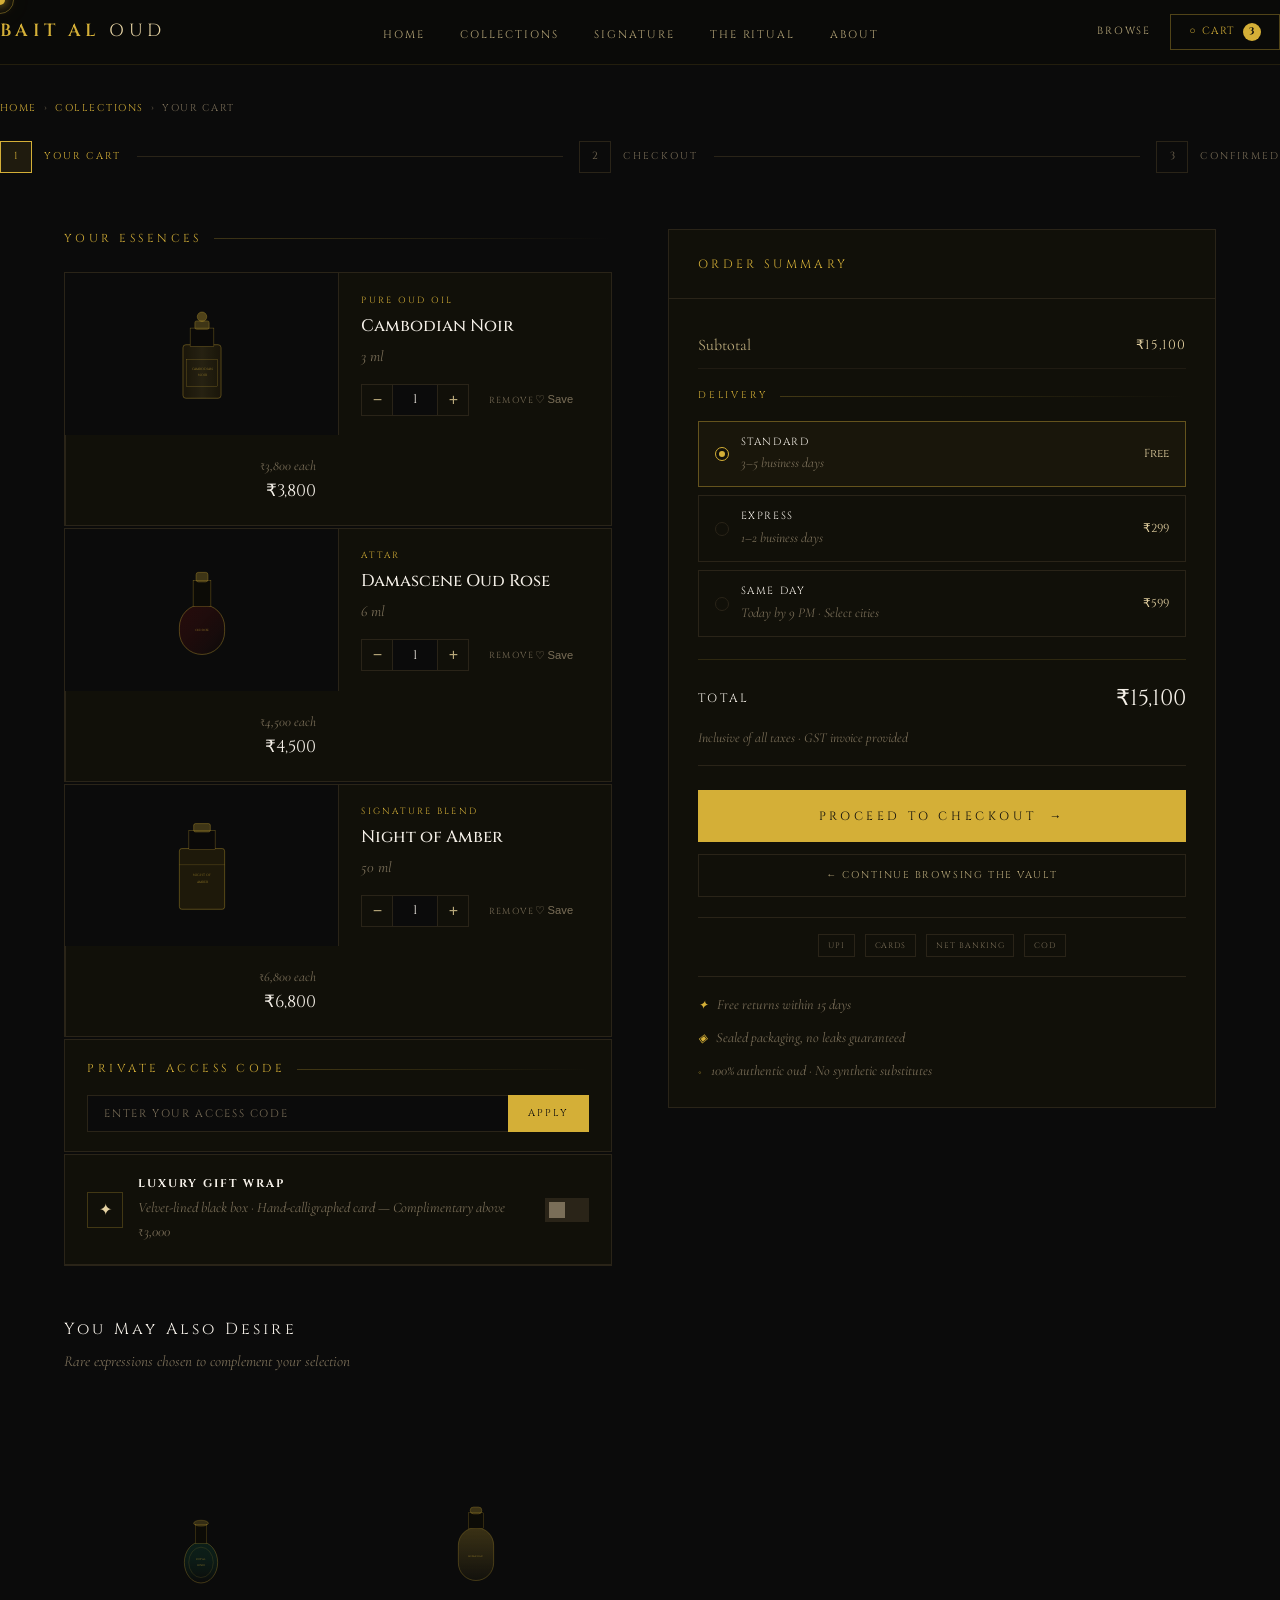
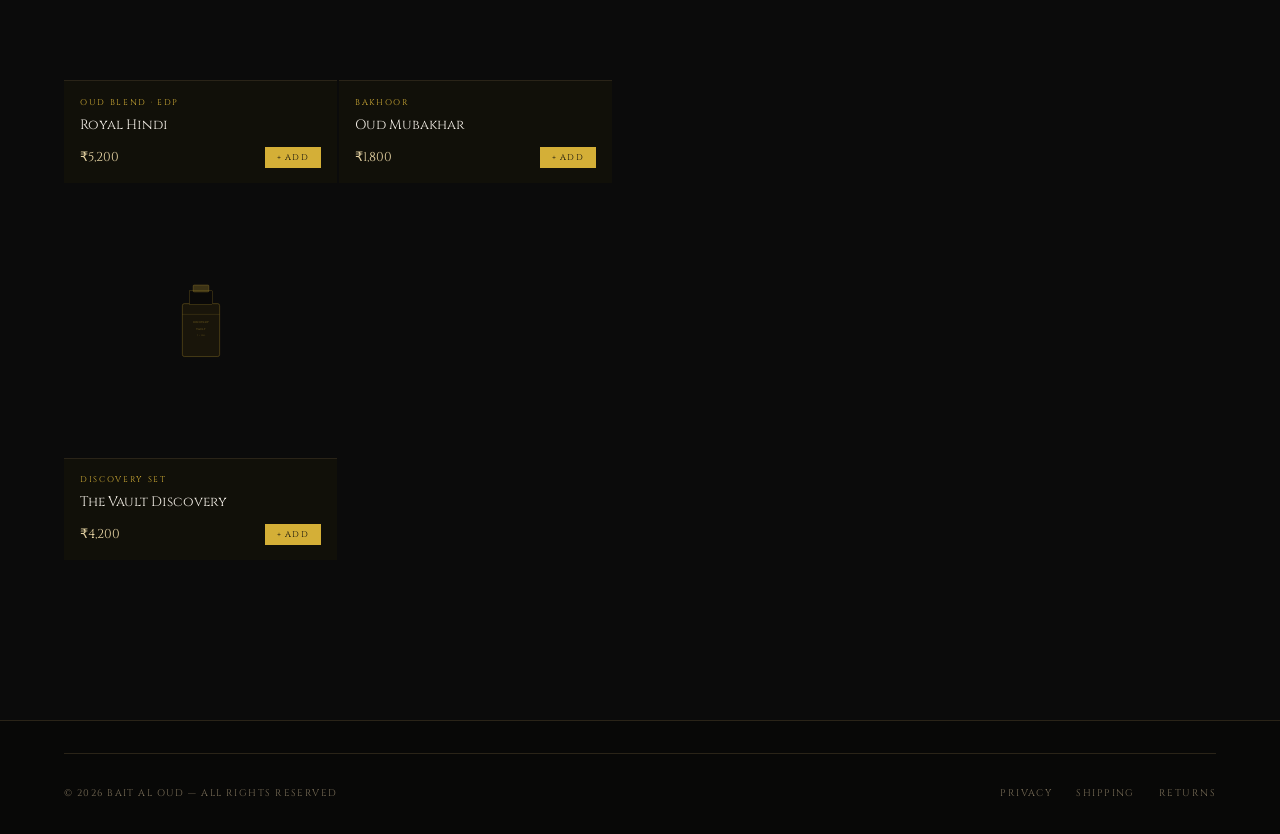
<file: cart.html>
<!DOCTYPE html>
<html lang="en">

<head>
    <meta charset="UTF-8">
    <meta name="viewport" content="width=device-width, initial-scale=1.0">
    <title>Your Cart — Bait Al Oud</title>
    <link rel="preconnect" href="https://fonts.googleapis.com">
    <link
        href="https://fonts.googleapis.com/css2?family=Cinzel:wght@400;500;600;700&family=EB+Garamond:ital,wght@0,400;0,500;1,400&family=Cormorant+Garamond:ital,wght@0,300;0,400;1,300;1,400&display=swap"
        rel="stylesheet">
    <link rel="stylesheet" href="style.css">
</head>

<body>

    <div id="cursor"></div>
    <div id="cursor-trail"></div>

    <!-- NAV -->
    <nav>
        <div class="container flex-between" style="width: 100%;">
            <a href="index.html" class="nav-logo">BAIT AL <span>OUD</span></a>
            <ul class="nav-links">
                <li><a href="index.html">Home</a></li>
                <li><a href="stock.html">Collections</a></li>
                <li><a href="index.html#signature">Signature</a></li>
                <li><a href="index.html#ritual">The Ritual</a></li>
                <li><a href="#">About</a></li>
            </ul>
            <div class="nav-right">
                <a class="nav-link-plain" href="stock.html">Browse</a>
                <a class="cart-badge-nav" href="cart.html">
                    &#9675; Cart <span class="count" id="navCartCount">3</span>
                </a>
            </div>
        </div>
    </nav>

    <!-- PAGE WRAPPER -->
    <div class="page-wrap">

        <!-- BREADCRUMB -->
        <div class="breadcrumb fade-in">
            <a href="index.html">Home</a> &nbsp;›&nbsp;
            <a href="stock.html">Collections</a> &nbsp;›&nbsp;
            <span>Your Cart</span>
        </div>

        <!-- STEPS -->
        <div class="steps fade-in" id="stepsBar">
            <div class="step active" id="step1">
                <div class="step-circle" id="s1c">1</div>
                <span class="step-label">Your Cart</span>
            </div>
            <div class="step-line" id="line1"></div>
            <div class="step" id="step2">
                <div class="step-circle" id="s2c">2</div>
                <span class="step-label">Checkout</span>
            </div>
            <div class="step-line" id="line2"></div>
            <div class="step" id="step3">
                <div class="step-circle" id="s3c">3</div>
                <span class="step-label">Confirmed</span>
            </div>
        </div>

        <!-- ════════════════ STEP 1: CART ════════════════ -->
        <div id="cartStep" class="cart-layout container">

            <!-- LEFT: ITEMS -->
            <div class="left-col">
                <div class="section-heading">Your Essences</div>

                <!-- Items will be rendered here -->
                <div class="cart-items" id="cartItems"></div>

                <!-- Empty state -->
                <div class="empty-cart" id="emptyCart">
                    <div class="empty-icon">◇</div>
                    <div class="empty-title">Your vault is empty</div>
                    <p class="empty-sub">The finest ouds in the world await your discovery. Begin your journey into rare
                        agarwood.</p>
                    <a class="empty-cta" href="perfume-stock.html">Explore the Collection</a>
                </div>

                <!-- PROMO -->
                <div class="promo-wrap fade-in" id="promoWrap">
                    <div class="section-heading" style="margin-bottom:1rem">Private Access Code</div>
                    <div class="promo-inner">
                        <input class="promo-input" type="text" id="promoInput" placeholder="Enter your access code">
                        <button class="promo-apply" onclick="applyPromo()">Apply</button>
                    </div>
                    <div class="promo-msg" id="promoMsg"></div>
                </div>

                <!-- GIFT WRAP -->
                <div class="gift-wrap-row fade-in flex-between" id="giftWrapRow" onclick="toggleGift()">
                    <div class="gift-left">
                        <div class="gift-icon">✦</div>
                        <div class="gift-text">
                            <h4>Luxury Gift Wrap</h4>
                            <p>Velvet-lined black box · Hand-calligraphed card — Complimentary above ₹3,000</p>
                        </div>
                    </div>
                    <label class="gift-toggle" onclick="event.stopPropagation()">
                        <input type="checkbox" id="giftToggle" onchange="toggleGift()">
                        <span class="gift-toggle-track"></span>
                    </label>
                </div>

                <!-- RECOMMENDATIONS -->
                <div class="recs-section fade-in" id="recsSection">
                    <div class="recs-title">You May Also Desire</div>
                    <p class="recs-sub">Rare expressions chosen to complement your selection</p>
                    <div class="recs-grid" id="recsGrid"></div>
                </div>
            </div>

            <!-- RIGHT: ORDER SUMMARY -->
            <div class="right-col">
                <div class="summary-card fade-in">
                    <div class="summary-header">
                        <div class="summary-title">Order Summary</div>
                    </div>
                    <div class="summary-body">

                        <!-- Subtotal rows -->
                        <div id="summaryRows">
                            <div class="summary-row flex-between">
                                <span class="summary-label">Subtotal</span>
                                <span class="summary-val" id="subtotalVal">—</span>
                            </div>
                            <div class="summary-row flex-between" id="discountRow" style="display:none">
                                <span class="summary-label">Access code discount</span>
                                <span class="summary-val summary-discount" id="discountVal">—</span>
                            </div>
                            <div class="summary-row flex-between" id="giftRow" style="display:none">
                                <span class="summary-label">Gift wrap</span>
                                <span class="summary-val">Complimentary</span>
                            </div>
                        </div>

                        <!-- Shipping -->
                        <div class="section-heading" style="margin:1.2rem 0 .8rem;font-size:.6rem">Delivery</div>
                        <div class="shipping-opts">
                            <div class="ship-opt selected"
                                onclick="selectShipping(this,'Standard','3–5 business days',0)" data-price="0">
                                <div class="ship-radio"></div>
                                <div class="ship-info">
                                    <div class="ship-name">Standard</div>
                                    <div class="ship-eta">3–5 business days</div>
                                </div>
                                <span class="ship-price">Free</span>
                            </div>
                            <div class="ship-opt" onclick="selectShipping(this,'Express','1–2 business days',299)"
                                data-price="299">
                                <div class="ship-radio"></div>
                                <div class="ship-info">
                                    <div class="ship-name">Express</div>
                                    <div class="ship-eta">1–2 business days</div>
                                </div>
                                <span class="ship-price">₹299</span>
                            </div>
                            <div class="ship-opt" onclick="selectShipping(this,'Same Day','Today by 9 PM',599)"
                                data-price="599">
                                <div class="ship-radio"></div>
                                <div class="ship-info">
                                    <div class="ship-name">Same Day</div>
                                    <div class="ship-eta">Today by 9 PM · Select cities</div>
                                </div>
                                <span class="ship-price">₹599</span>
                            </div>
                        </div>

                        <div class="summary-total-row flex-between">
                            <span class="summary-total-label">Total</span>
                            <span class="summary-total-val">₹<span id="totalVal">0</span></span>
                        </div>
                        <p class="summary-note">Inclusive of all taxes · GST invoice provided</p>

                        <button class="checkout-btn" onclick="goToCheckout()">Proceed to Checkout &nbsp;→</button>
                        <a class="continue-link" href="perfume-stock.html">← Continue Browsing the Vault</a>

                        <!-- Payment badges -->
                        <div class="payment-row">
                            <span class="pay-chip">UPI</span>
                            <span class="pay-chip">Cards</span>
                            <span class="pay-chip">Net Banking</span>
                            <span class="pay-chip">COD</span>
                        </div>

                        <!-- Trust -->
                        <div class="trust-mini">
                            <div class="trust-mini-item"><span class="tm-icon">✦</span>Free returns within 15 days</div>
                            <div class="trust-mini-item"><span class="tm-icon">◈</span>Sealed packaging, no leaks
                                guaranteed</div>
                            <div class="trust-mini-item"><span class="tm-icon">◇</span>100% authentic oud · No synthetic
                                substitutes</div>
                        </div>
                    </div>
                </div>
            </div>

        </div><!-- /cartStep -->

        <!-- ════════════════ STEP 2: CHECKOUT ════════════════ -->
        <div id="checkoutStep" class="checkout-panel">

            <div class="cart-layout container">
                <div class="left-col slide-in">

                    <button class="back-btn" onclick="backToCart()">← Back to Cart</button>

                    <!-- Contact -->
                    <div class="form-section">
                        <div class="form-section-title">Contact Information</div>
                        <div class="form-grid">
                            <div class="f-field"><label class="f-label">First Name</label><input class="f-input"
                                    type="text" id="firstName" placeholder="Khalid"></div>
                            <div class="f-field"><label class="f-label">Last Name</label><input class="f-input"
                                    type="text" id="lastName" placeholder="Al-Rashidi"></div>
                            <div class="f-field"><label class="f-label">Email Address</label><input class="f-input"
                                    type="email" id="emailAddr" placeholder="you@email.com"></div>
                            <div class="f-field"><label class="f-label">Phone</label><input class="f-input" type="tel"
                                    id="phoneNum" placeholder="+91 98765 43210"></div>
                        </div>
                    </div>

                    <!-- Shipping address -->
                    <div class="form-section">
                        <div class="form-section-title">Delivery Address</div>
                        <div class="form-grid">
                            <div class="f-field full"><label class="f-label">Address Line 1</label><input
                                    class="f-input" type="text" id="addr1" placeholder="House / flat number, street">
                            </div>
                            <div class="f-field full"><label class="f-label">Address Line 2 (optional)</label><input
                                    class="f-input" type="text" id="addr2" placeholder="Landmark, area"></div>
                            <div class="f-field"><label class="f-label">City</label><input class="f-input" type="text"
                                    id="city" placeholder="Mumbai"></div>
                            <div class="f-field"><label class="f-label">State</label>
                                <select class="f-select" id="stateSelect">
                                    <option value="">Select state</option>
                                    <option>Andhra Pradesh</option>
                                    <option>Delhi</option>
                                    <option>Gujarat</option>
                                    <option>Karnataka</option>
                                    <option>Kerala</option>
                                    <option>Maharashtra</option>
                                    <option>Rajasthan</option>
                                    <option>Tamil Nadu</option>
                                    <option>Telangana</option>
                                    <option>Uttar Pradesh</option>
                                    <option>West Bengal</option>
                                </select>
                            </div>
                            <div class="f-field"><label class="f-label">PIN Code</label><input class="f-input"
                                    type="text" id="pincode" placeholder="400001" maxlength="6"></div>
                            <div class="f-field"><label class="f-label">Country</label>
                                <select class="f-select">
                                    <option>India</option>
                                    <option>UAE</option>
                                    <option>Saudi Arabia</option>
                                    <option>Qatar</option>
                                    <option>Kuwait</option>
                                </select>
                            </div>
                        </div>
                    </div>

                    <!-- Payment -->
                    <div class="form-section">
                        <div class="form-section-title">Payment Method</div>
                        <div class="pay-tabs">
                            <button class="pay-tab active" onclick="showPayTab('card',this)">Card</button>
                            <button class="pay-tab" onclick="showPayTab('upi',this)">UPI</button>
                            <button class="pay-tab" onclick="showPayTab('netbank',this)">Net Banking</button>
                            <button class="pay-tab" onclick="showPayTab('cod',this)">Cash on Delivery</button>
                        </div>

                        <!-- Card -->
                        <div class="pay-panel active" id="pay-card">
                            <div class="form-grid single">
                                <div class="f-field"><label class="f-label">Cardholder Name</label><input
                                        class="f-input" type="text" placeholder="Name on card"></div>
                            </div>
                            <div class="card-row" style="margin:.6rem 0">
                                <div class="f-field"><label class="f-label">Card Number</label><input class="f-input"
                                        type="text" placeholder="•••• •••• •••• ••••" maxlength="19"></div>
                                <div class="f-field"><label class="f-label">Expiry</label><input class="f-input"
                                        type="text" placeholder="MM / YY" maxlength="7"></div>
                                <div class="f-field"><label class="f-label">CVV</label><input class="f-input"
                                        type="text" placeholder="•••" maxlength="4"></div>
                            </div>
                            <div class="f-field" style="margin-top:.4rem">
                                <label
                                    style="display:flex;align-items:center;gap:.7rem;cursor:none;font-family:'Cormorant Garamond',serif;font-size:.95rem;color:var(--sand-dim)">
                                    <input type="checkbox" style="accent-color:var(--gold);cursor:none"> Save card for
                                    future orders
                                </label>
                            </div>
                        </div>

                        <!-- UPI -->
                        <div class="pay-panel" id="pay-upi">
                            <p
                                style="font-family:'Cormorant Garamond',serif;font-style:italic;color:var(--sand-dim);margin-bottom:.9rem;font-size:1rem">
                                Enter your UPI ID and we will send a payment request instantly.</p>
                            <div class="upi-row">
                                <input class="upi-input" type="text" placeholder="yourname@upi" id="upiId">
                                <button class="upi-verify" onclick="verifyUpi()">Verify</button>
                            </div>
                            <div style="display:flex;gap:.5rem;flex-wrap:wrap;margin-top:.6rem">
                                <span class="pay-chip" style="cursor:none"
                                    onclick="document.getElementById('upiId').value='@gpay'">GPay</span>
                                <span class="pay-chip" style="cursor:none"
                                    onclick="document.getElementById('upiId').value='@paytm'">Paytm</span>
                                <span class="pay-chip" style="cursor:none"
                                    onclick="document.getElementById('upiId').value='@phonepe'">PhonePe</span>
                                <span class="pay-chip" style="cursor:none"
                                    onclick="document.getElementById('upiId').value='@ybl'">BHIM</span>
                            </div>
                        </div>

                        <!-- Net Banking -->
                        <div class="pay-panel" id="pay-netbank">
                            <div class="netbank-grid">
                                <button class="netbank-btn" onclick="selectBank(this)">SBI</button>
                                <button class="netbank-btn" onclick="selectBank(this)">HDFC</button>
                                <button class="netbank-btn" onclick="selectBank(this)">ICICI</button>
                                <button class="netbank-btn" onclick="selectBank(this)">Axis</button>
                                <button class="netbank-btn" onclick="selectBank(this)">Kotak</button>
                                <button class="netbank-btn" onclick="selectBank(this)">Other</button>
                            </div>
                        </div>

                        <!-- COD -->
                        <div class="pay-panel" id="pay-cod">
                            <p class="cod-note">Pay in cash when your order arrives at your door. Our courier will carry
                                your essences in a sealed, tamper-proof velvet box. A handling fee of ₹60 applies for
                                COD orders.</p>
                        </div>
                    </div>

                    <button class="place-order-btn" onclick="placeOrder()">Place Order — ₹<span
                            id="checkoutTotal">0</span></button>

                </div>

                <!-- Summary (same card, right) -->
                <div class="right-col">
                    <div class="summary-card slide-in">
                        <div class="summary-header">
                            <div class="summary-title">Your Order</div>
                        </div>
                        <div class="summary-body" id="checkoutSummaryBody">
                            <!-- rendered by JS -->
                        </div>
                    </div>
                </div>
            </div>

        </div><!-- /checkoutStep -->

        <!-- ════════════════ STEP 3: CONFIRMATION ════════════════ -->
        <div id="confirmStep" class="confirm-panel">
            <div class="confirm-emblem">
                <div class="confirm-icon">✦</div>
            </div>
            <h1 class="confirm-title">Your Order is Placed</h1>
            <div class="confirm-num" id="confirmOrderNum">Order #BAO-2026-00</div>
            <p class="confirm-sub">A confirmation has been sent to your email. Your essences will be prepared and
                dispatched within 24 hours, sealed in our signature black velvet packaging.</p>
            <div class="confirm-details">
                <div class="cd-row"><span class="cd-label">Estimated Delivery</span><span class="cd-val"
                        id="confirmEta">—</span></div>
                <div class="cd-row"><span class="cd-label">Total Paid</span><span class="cd-val"
                        id="confirmPaid">—</span></div>
                <div class="cd-row"><span class="cd-label">Payment Method</span><span class="cd-val"
                        id="confirmPayment">—</span></div>
            </div>
            <div class="confirm-actions">
                <a class="conf-btn-primary" href="perfume-stock.html">Continue Exploring</a>
                <a class="conf-btn-sec" href="#">Track My Order</a>
            </div>
        </div>

    </div><!-- /page-wrap -->

    <footer>
        <div class="container">
            <div class="footer-bottom flex-between">
                <span class="footer-copy">© 2026 Bait Al Oud — All Rights Reserved</span>
                <div class="footer-links">
                    <a href="#">Privacy</a><a href="#">Shipping</a><a href="#">Returns</a>
                </div>
            </div>
        </div>
    </footer>

    <script>
        /* ══════════════════════════════════════════════
           DATA
        ══════════════════════════════════════════════ */
        const catalog = [
            {
                id: 1, name: 'Cambodian Noir', family: 'Pure Oud Oil', sizes: [{ label: '3 ml', price: 3800 }, { label: '6 ml', price: 6800 }, { label: '12 ml', price: 12500 }],
                svg: `<svg viewBox="0 0 100 180" width="70" height="126" fill="none"><defs><linearGradient id="i1" x1="0" y1="0" x2="1" y2="0"><stop offset="0%" stop-color="#D4AF37" stop-opacity="0.4"/><stop offset="50%" stop-color="#E8CC6A" stop-opacity="0.7"/><stop offset="100%" stop-color="#D4AF37" stop-opacity="0.4"/></linearGradient></defs><rect x="18" y="80" width="64" height="90" rx="5" fill="#0D0B06" stroke="#D4AF37" stroke-width="0.7"/><rect x="18" y="80" width="64" height="90" rx="5" fill="url(#i1)" fill-opacity="0.2"/><rect x="30" y="52" width="40" height="31" fill="#0A0908" stroke="#D4AF37" stroke-width="0.5"/><rect x="38" y="40" width="24" height="14" rx="3" fill="#D4AF37" fill-opacity="0.3" stroke="#D4AF37" stroke-width="0.6"/><circle cx="50" cy="33" r="8" fill="#D4AF37" fill-opacity="0.4" stroke="#D4AF37" stroke-width="0.6"/><rect x="24" y="105" width="52" height="45" fill="none" stroke="#D4AF37" stroke-width="0.4"/><text x="50" y="122" font-family="Cinzel,serif" font-size="5.5" fill="#D4AF37" text-anchor="middle" opacity="0.9">CAMBODIAN</text><text x="50" y="132" font-family="Cinzel,serif" font-size="5.5" fill="#D4AF37" text-anchor="middle" opacity="0.9">NOIR</text></svg>`
            },
            {
                id: 2, name: 'Royal Hindi', family: 'Oud Blend · EDP', sizes: [{ label: '50 ml', price: 5200 }, { label: '100 ml', price: 9000 }],
                svg: `<svg viewBox="0 0 100 180" width="70" height="126" fill="none"><defs><linearGradient id="i2" x1="0" y1="0" x2="0" y2="1"><stop offset="0%" stop-color="#0F3D2E" stop-opacity="0.5"/><stop offset="100%" stop-color="#0B0B0B"/></linearGradient></defs><ellipse cx="50" cy="135" rx="34" ry="42" fill="url(#i2)" stroke="#D4AF37" stroke-width="0.7"/><ellipse cx="50" cy="135" rx="25" ry="31" fill="none" stroke="#D4AF37" stroke-width="0.35"/><rect x="38" y="58" width="24" height="38" fill="#0D0B06" stroke="#D4AF37" stroke-width="0.5"/><ellipse cx="50" cy="55" rx="15" ry="6" fill="#D4AF37" fill-opacity="0.25" stroke="#D4AF37" stroke-width="0.6"/><text x="50" y="130" font-family="Cinzel,serif" font-size="5.5" fill="#D4AF37" text-anchor="middle" opacity="0.9">ROYAL</text><text x="50" y="142" font-family="Cinzel,serif" font-size="5.5" fill="#D4AF37" text-anchor="middle" opacity="0.9">HINDI</text></svg>`
            },
            {
                id: 3, name: 'Damascene Oud Rose', family: 'Attar', sizes: [{ label: '6 ml', price: 4500 }, { label: '12 ml', price: 8200 }],
                svg: `<svg viewBox="0 0 100 180" width="70" height="126" fill="none"><defs><linearGradient id="i3" x1="0" y1="0" x2="1" y2="1"><stop offset="0%" stop-color="#5A0F0F" stop-opacity="0.4"/><stop offset="100%" stop-color="#0B0B0B" stop-opacity="0.7"/></linearGradient></defs><rect x="12" y="88" width="76" height="84" rx="38" fill="url(#i3)" stroke="#D4AF37" stroke-width="0.7"/><rect x="35" y="48" width="30" height="43" fill="#0D0B06" stroke="#D4AF37" stroke-width="0.5"/><rect x="40" y="34" width="20" height="16" rx="4" fill="#D4AF37" fill-opacity="0.3" stroke="#D4AF37" stroke-width="0.6"/><text x="50" y="132" font-family="Cinzel,serif" font-size="5" fill="#D4AF37" text-anchor="middle" opacity="0.9">OUD ROSE</text></svg>`
            },
            {
                id: 4, name: 'Night of Amber', family: 'Signature Blend', sizes: [{ label: '50 ml', price: 6800 }, { label: '100 ml', price: 11500 }],
                svg: `<svg viewBox="0 0 100 180" width="70" height="126" fill="none"><rect x="12" y="68" width="76" height="102" rx="4" fill="#0D0B06" stroke="#D4AF37" stroke-width="0.7"/><rect x="12" y="68" width="76" height="102" rx="4" fill="rgba(212,175,55,0.1)"/><rect x="28" y="38" width="44" height="32" fill="#0A0908" stroke="#D4AF37" stroke-width="0.5"/><rect x="36" y="26" width="28" height="14" rx="3" fill="#D4AF37" fill-opacity="0.3" stroke="#D4AF37" stroke-width="0.6"/><line x1="12" y1="95" x2="88" y2="95" stroke="#D4AF37" stroke-width="0.35"/><text x="50" y="114" font-family="Cinzel,serif" font-size="5.5" fill="#D4AF37" text-anchor="middle" opacity="0.9">NIGHT OF</text><text x="50" y="126" font-family="Cinzel,serif" font-size="5.5" fill="#D4AF37" text-anchor="middle" opacity="0.9">AMBER</text></svg>`
            },
            {
                id: 5, name: 'Oud Mubakhar', family: 'Bakhoor', sizes: [{ label: '50 g', price: 1800 }, { label: '100 g', price: 3200 }],
                svg: `<svg viewBox="0 0 100 180" width="70" height="126" fill="none"><defs><linearGradient id="i5" x1="0" y1="0" x2="0" y2="1"><stop offset="0%" stop-color="#D4AF37" stop-opacity="0.3"/><stop offset="100%" stop-color="#D4AF37" stop-opacity="0.05"/></linearGradient></defs><rect x="14" y="64" width="72" height="108" rx="36" fill="url(#i5)" stroke="#D4AF37" stroke-width="0.7"/><rect x="34" y="34" width="32" height="32" fill="#0D0B06" stroke="#D4AF37" stroke-width="0.5"/><rect x="38" y="22" width="24" height="14" rx="7" fill="#D4AF37" fill-opacity="0.3" stroke="#D4AF37" stroke-width="0.6"/><text x="50" y="125" font-family="Cinzel,serif" font-size="5" fill="#D4AF37" text-anchor="middle" opacity="0.9">MUBAKHAR</text></svg>`
            },
            {
                id: 6, name: 'The Vault Discovery', family: 'Discovery Set', sizes: [{ label: 'Complete Set', price: 4200 }],
                svg: `<svg viewBox="0 0 100 180" width="70" height="126" fill="none"><rect x="12" y="60" width="76" height="108" rx="4" fill="#0D0B06" stroke="#D4AF37" stroke-width="0.7"/><rect x="12" y="60" width="76" height="108" rx="4" fill="rgba(212,175,55,0.08)"/><rect x="26" y="34" width="48" height="28" fill="#0A0908" stroke="#D4AF37" stroke-width="0.5"/><rect x="34" y="22" width="32" height="14" rx="2" fill="#D4AF37" fill-opacity="0.3" stroke="#D4AF37" stroke-width="0.6"/><line x1="12" y1="82" x2="88" y2="82" stroke="#D4AF37" stroke-width="0.35"/><text x="50" y="100" font-family="Cinzel,serif" font-size="5.5" fill="#D4AF37" text-anchor="middle" opacity="0.85">DISCOVERY</text><text x="50" y="113" font-family="Cinzel,serif" font-size="5.5" fill="#D4AF37" text-anchor="middle" opacity="0.85">VAULT</text><text x="50" y="127" font-family="Cinzel,serif" font-size="5" fill="#D4AF37" text-anchor="middle" opacity="0.5">5 × 2ml</text></svg>`
            }
        ];

        /* Pre-loaded cart for demo */
        let cart = [
            { id: 1, sizeIdx: 0, qty: 1 },
            { id: 3, sizeIdx: 0, qty: 1 },
            { id: 4, sizeIdx: 0, qty: 1 }
        ];

        let shippingCost = 0;
        let shippingLabel = 'Standard';
        let shippingEta = '3–5 business days';
        let discountAmt = 0;
        let giftWrap = false;
        let currentPayMethod = 'Card';

        /* ══════════════════════════════════════════════
           RENDER CART
        ══════════════════════════════════════════════ */
        function renderCart() {
            const container = document.getElementById('cartItems');
            const emptyEl = document.getElementById('emptyCart');
            const promoWrap = document.getElementById('promoWrap');
            const giftWrapRow = document.getElementById('giftWrapRow');
            const recsSection = document.getElementById('recsSection');

            if (!cart.length) {
                container.innerHTML = '';
                emptyEl.classList.add('visible');
                promoWrap.style.display = 'none';
                giftWrapRow.style.display = 'none';
                recsSection.style.display = 'none';
                updateSummary();
                return;
            }
            emptyEl.classList.remove('visible');

            container.innerHTML = cart.map((ci, idx) => {
                const prod = catalog.find(p => p.id === ci.id);
                const size = prod.sizes[ci.sizeIdx];
                const lineTotal = size.price * ci.qty;
                return `
    <div class="cart-item fade-in" id="cartItem-${idx}" style="animation-delay:${idx * 0.07}s">
      <div class="cart-item-img">
        <div class="item-shimmer"></div>
        <div style="padding:.5rem;opacity:.85;transform:scale(.85)">${prod.svg}</div>
      </div>
      <div class="cart-item-body">
        <div>
          <div class="item-family">${prod.family}</div>
          <div class="item-name">${prod.name}</div>
          <div class="item-size">${size.label}</div>
        </div>
        <div class="item-controls">
          <button class="qty-btn" onclick="changeQty(${idx},-1)">−</button>
          <div class="qty-display" id="qty-${idx}">${ci.qty}</div>
          <button class="qty-btn" onclick="changeQty(${idx},1)">+</button>
          <button class="item-remove" onclick="removeItem(${idx})">Remove</button>
          <button class="item-wishlist" onclick="saveForLater(${idx})" title="Save for later">&#9825; Save</button>
        </div>
      </div>
      <div class="cart-item-price">
        <div class="item-unit-price">₹${size.price.toLocaleString('en-IN')} each</div>
        <div class="item-total-price">₹${lineTotal.toLocaleString('en-IN')}</div>
      </div>
    </div>`;
            }).join('');

            updateSummary();
            renderRecs();
            updateNavCount();
        }

        /* ══════════════════════════════════════════════
           SUMMARY
        ══════════════════════════════════════════════ */
        function calcSubtotal() {
            return cart.reduce((sum, ci) => {
                const prod = catalog.find(p => p.id === ci.id);
                return sum + prod.sizes[ci.sizeIdx].price * ci.qty;
            }, 0);
        }

        function updateSummary() {
            const sub = calcSubtotal();
            const total = Math.max(0, sub - discountAmt) + shippingCost + (giftWrap && sub < 3000 ? 0 : 0);
            document.getElementById('subtotalVal').textContent = '₹' + sub.toLocaleString('en-IN');
            document.getElementById('totalVal').textContent = total.toLocaleString('en-IN');
            document.getElementById('checkoutTotal').textContent = total.toLocaleString('en-IN');

            // discount row
            const dr = document.getElementById('discountRow');
            if (discountAmt > 0) { dr.style.display = 'flex'; document.getElementById('discountVal').textContent = '−₹' + discountAmt.toLocaleString('en-IN') }
            else dr.style.display = 'none';

            // gift row
            const gr = document.getElementById('giftRow');
            gr.style.display = giftWrap ? 'flex' : 'none';
        }

        function selectShipping(el, label, eta, cost) {
            document.querySelectorAll('.ship-opt').forEach(o => o.classList.remove('selected'));
            el.classList.add('selected');
            shippingCost = cost;
            shippingLabel = label;
            shippingEta = eta;
            updateSummary();
        }

        /* ══════════════════════════════════════════════
           CART ACTIONS
        ══════════════════════════════════════════════ */
        function changeQty(idx, delta) {
            cart[idx].qty = Math.max(1, cart[idx].qty + delta);
            renderCart();
        }

        function removeItem(idx) {
            const el = document.getElementById('cartItem-' + idx);
            el.classList.add('removing');
            setTimeout(() => {
                cart.splice(idx, 1);
                renderCart();
            }, 350);
        }

        function saveForLater(idx) {
            const btn = document.querySelectorAll('.item-wishlist')[idx];
            btn.textContent = '♥ Saved';
            btn.style.color = 'var(--gold)';
        }

        function toggleGift() {
            giftWrap = document.getElementById('giftToggle').checked;
            updateSummary();
        }

        /* ══════════════════════════════════════════════
           PROMO
        ══════════════════════════════════════════════ */
        const CODES = { OUD10: '10', VAULT15: '15', RARE20: '20' };
        function applyPromo() {
            const code = document.getElementById('promoInput').value.toUpperCase().trim();
            const msg = document.getElementById('promoMsg');
            const disc = CODES[code];
            if (disc) {
                const sub = calcSubtotal();
                discountAmt = Math.round(sub * parseInt(disc) / 100);
                msg.textContent = `Access code accepted — ${disc}% discount applied (−₹${discountAmt.toLocaleString('en-IN')})`;
                msg.className = 'promo-msg success';
                updateSummary();
            } else {
                discountAmt = 0;
                msg.textContent = 'This access code is not recognised.';
                msg.className = 'promo-msg error';
                updateSummary();
            }
        }

        /* ══════════════════════════════════════════════
           RECOMMENDATIONS
        ══════════════════════════════════════════════ */
        function renderRecs() {
            const cartIds = cart.map(ci => ci.id);
            const recs = catalog.filter(p => !cartIds.includes(p.id)).slice(0, 4);
            document.getElementById('recsGrid').innerHTML = recs.map(p => `
    <a class="rec-card" href="perfume-detail.html?id=${p.id}">
      <div class="rec-img" style="position:relative">
        <div class="rec-shimmer"></div>
        <div style="opacity:.8;transform:scale(.7)">${p.svg}</div>
      </div>
      <div class="rec-body">
        <div class="rec-family">${p.family}</div>
        <div class="rec-name">${p.name}</div>
        <div class="rec-footer flex-between">
          <span class="rec-price">₹${p.sizes[0].price.toLocaleString('en-IN')}</span>
          <button class="rec-add" onclick="addToCart(event,${p.id})">+ Add</button>
        </div>
      </div>
    </a>`).join('');
        }

        function addToCart(e, id) {
            e.preventDefault(); e.stopPropagation();
            const existing = cart.find(ci => ci.id === id);
            if (existing) { existing.qty++ }
            else cart.push({ id, sizeIdx: 0, qty: 1 });
            renderCart();
            // pulse the nav badge
            const badge = document.getElementById('navCartCount');
            badge.style.transform = 'scale(1.4)';
            setTimeout(() => badge.style.transform = '', 300);
        }

        function updateNavCount() {
            const total = cart.reduce((s, ci) => s + ci.qty, 0);
            document.getElementById('navCartCount').textContent = total;
        }

        /* ══════════════════════════════════════════════
           STEP NAVIGATION
        ══════════════════════════════════════════════ */
        function setStep(n) {
            // steps bar
            [1, 2, 3].forEach(s => {
                const el = document.getElementById('step' + s);
                el.classList.remove('active', 'done');
                if (s < n) el.classList.add('done');
                if (s === n) el.classList.add('active');
                if (s < n) document.getElementById('s' + s + 'c').innerHTML = '✦';
                else document.getElementById('s' + s + 'c').textContent = s;
            });
            [1, 2].forEach(l => {
                document.getElementById('line' + l).classList.toggle('done', l < n);
            });

            document.getElementById('cartStep').style.display = n === 1 ? 'grid' : 'none';
            document.getElementById('checkoutStep').className = n === 2 ? 'checkout-panel active' : 'checkout-panel';
            document.getElementById('confirmStep').className = n === 3 ? 'confirm-panel active' : 'confirm-panel';
            window.scrollTo({ top: 0, behavior: 'smooth' });
        }

        function goToCheckout() {
            if (!cart.length) { alert('Your cart is empty.'); return }
            setStep(2);
            renderCheckoutSummary();
        }

        function backToCart() { setStep(1) }

        function renderCheckoutSummary() {
            const sub = calcSubtotal();
            const total = Math.max(0, sub - discountAmt) + shippingCost;
            const body = document.getElementById('checkoutSummaryBody');
            body.innerHTML = cart.map(ci => {
                const p = catalog.find(x => x.id === ci.id);
                const sz = p.sizes[ci.sizeIdx];
                return `<div class="summary-row flex-between"><span class="summary-label">${p.name} <em style="color:var(--text-muted);font-style:italic;font-size:.85rem">×${ci.qty}</em></span><span class="summary-val">₹${(sz.price * ci.qty).toLocaleString('en-IN')}</span></div>`;
            }).join('') +
                `<div class="summary-row flex-between"><span class="summary-label">Delivery (${shippingLabel})</span><span class="summary-val">${shippingCost ? '₹' + shippingCost : 'Free'}</span></div>` +
                (discountAmt ? `<div class="summary-row flex-between"><span class="summary-label">Discount</span><span class="summary-val summary-discount">−₹${discountAmt.toLocaleString('en-IN')}</span></div>` : '') +
                `<div class="summary-total-row flex-between"><span class="summary-total-label">Total</span><span class="summary-total-val">₹${total.toLocaleString('en-IN')}</span></div>
   <div class="trust-mini" style="margin-top:1rem">
     <div class="trust-mini-item"><span class="tm-icon">✦</span>Sealed & signed-for delivery</div>
     <div class="trust-mini-item"><span class="tm-icon">◈</span>Free returns within 15 days</div>
   </div>`;
            document.getElementById('checkoutTotal').textContent = total.toLocaleString('en-IN');
        }

        /* ══════════════════════════════════════════════
           PAYMENT TABS
        ══════════════════════════════════════════════ */
        function showPayTab(tab, btn) {
            document.querySelectorAll('.pay-tab').forEach(b => b.classList.remove('active'));
            document.querySelectorAll('.pay-panel').forEach(p => p.classList.remove('active'));
            btn.classList.add('active');
            document.getElementById('pay-' + tab).classList.add('active');
            const labels = { card: 'Card', upi: 'UPI', netbank: 'Net Banking', cod: 'Cash on Delivery' };
            currentPayMethod = labels[tab];
        }

        function verifyUpi() {
            const val = document.getElementById('upiId').value;
            if (val) alert('Payment request sent to ' + val + '. Please approve in your UPI app.');
            else alert('Please enter your UPI ID first.');
        }

        function selectBank(btn) {
            document.querySelectorAll('.netbank-btn').forEach(b => b.classList.remove('selected'));
            btn.classList.add('selected');
        }

        /* ══════════════════════════════════════════════
           PLACE ORDER
        ══════════════════════════════════════════════ */
        function placeOrder() {
            const name = document.getElementById('firstName').value;
            const email = document.getElementById('emailAddr').value;
            const addr = document.getElementById('addr1').value;
            if (!name || !email || !addr) {
                alert('Please fill in your contact information and delivery address.'); return;
            }
            const btn = document.querySelector('.place-order-btn');
            btn.textContent = 'Processing…'; btn.style.opacity = '.7';
            setTimeout(() => {
                const sub = calcSubtotal();
                const total = Math.max(0, sub - discountAmt) + shippingCost;
                const orderNum = 'BAO-2026-' + Math.floor(10000 + Math.random() * 90000);
                const eta = shippingLabel === 'Same Day' ? 'Today by 9 PM'
                    : shippingLabel === 'Express' ? 'Within 1–2 business days'
                        : 'Within 3–5 business days';

                document.getElementById('confirmOrderNum').textContent = 'Order #' + orderNum;
                document.getElementById('confirmEta').textContent = eta;
                document.getElementById('confirmPaid').textContent = '₹' + total.toLocaleString('en-IN');
                document.getElementById('confirmPayment').textContent = currentPayMethod;
                cart = [];
                updateNavCount();
                setStep(3);
            }, 1400);
        }
        window.placeOrder = placeOrder;
        window.goToCheckout = goToCheckout; window.backToCart = backToCart;
        window.showPayTab = showPayTab; window.verifyUpi = verifyUpi; window.selectBank = selectBank;
        window.changeQty = changeQty; window.removeItem = removeItem; window.saveForLater = saveForLater;
        window.toggleGift = toggleGift; window.applyPromo = applyPromo; window.addToCart = addToCart;
        window.selectShipping = selectShipping;

        /* ══════════════════════════════════════════════
           CURSOR
        ══════════════════════════════════════════════ */
        const cursor = document.getElementById('cursor');
        const trail = document.getElementById('cursor-trail');
        let mx = 0, my = 0, tx = 0, ty = 0;
        document.addEventListener('mousemove', e => { mx = e.clientX; my = e.clientY; cursor.style.left = mx + 'px'; cursor.style.top = my + 'px' });
        (function animate() { tx += (mx - tx) * .15; ty += (my - ty) * .15; trail.style.left = tx + 'px'; trail.style.top = ty + 'px'; requestAnimationFrame(animate) })();
        document.querySelectorAll('a,button,label').forEach(el => {
            el.addEventListener('mouseenter', () => { cursor.style.width = '18px'; cursor.style.height = '18px'; cursor.style.background = 'rgba(212,175,55,0.5)' });
            el.addEventListener('mouseleave', () => { cursor.style.width = '10px'; cursor.style.height = '10px'; cursor.style.background = 'var(--gold)' });
        });

        /* ══════════════════════════════════════════════
           INIT
        ══════════════════════════════════════════════ */
        renderCart();
        setStep(1);
    </script>
</body>

</html>
</file>
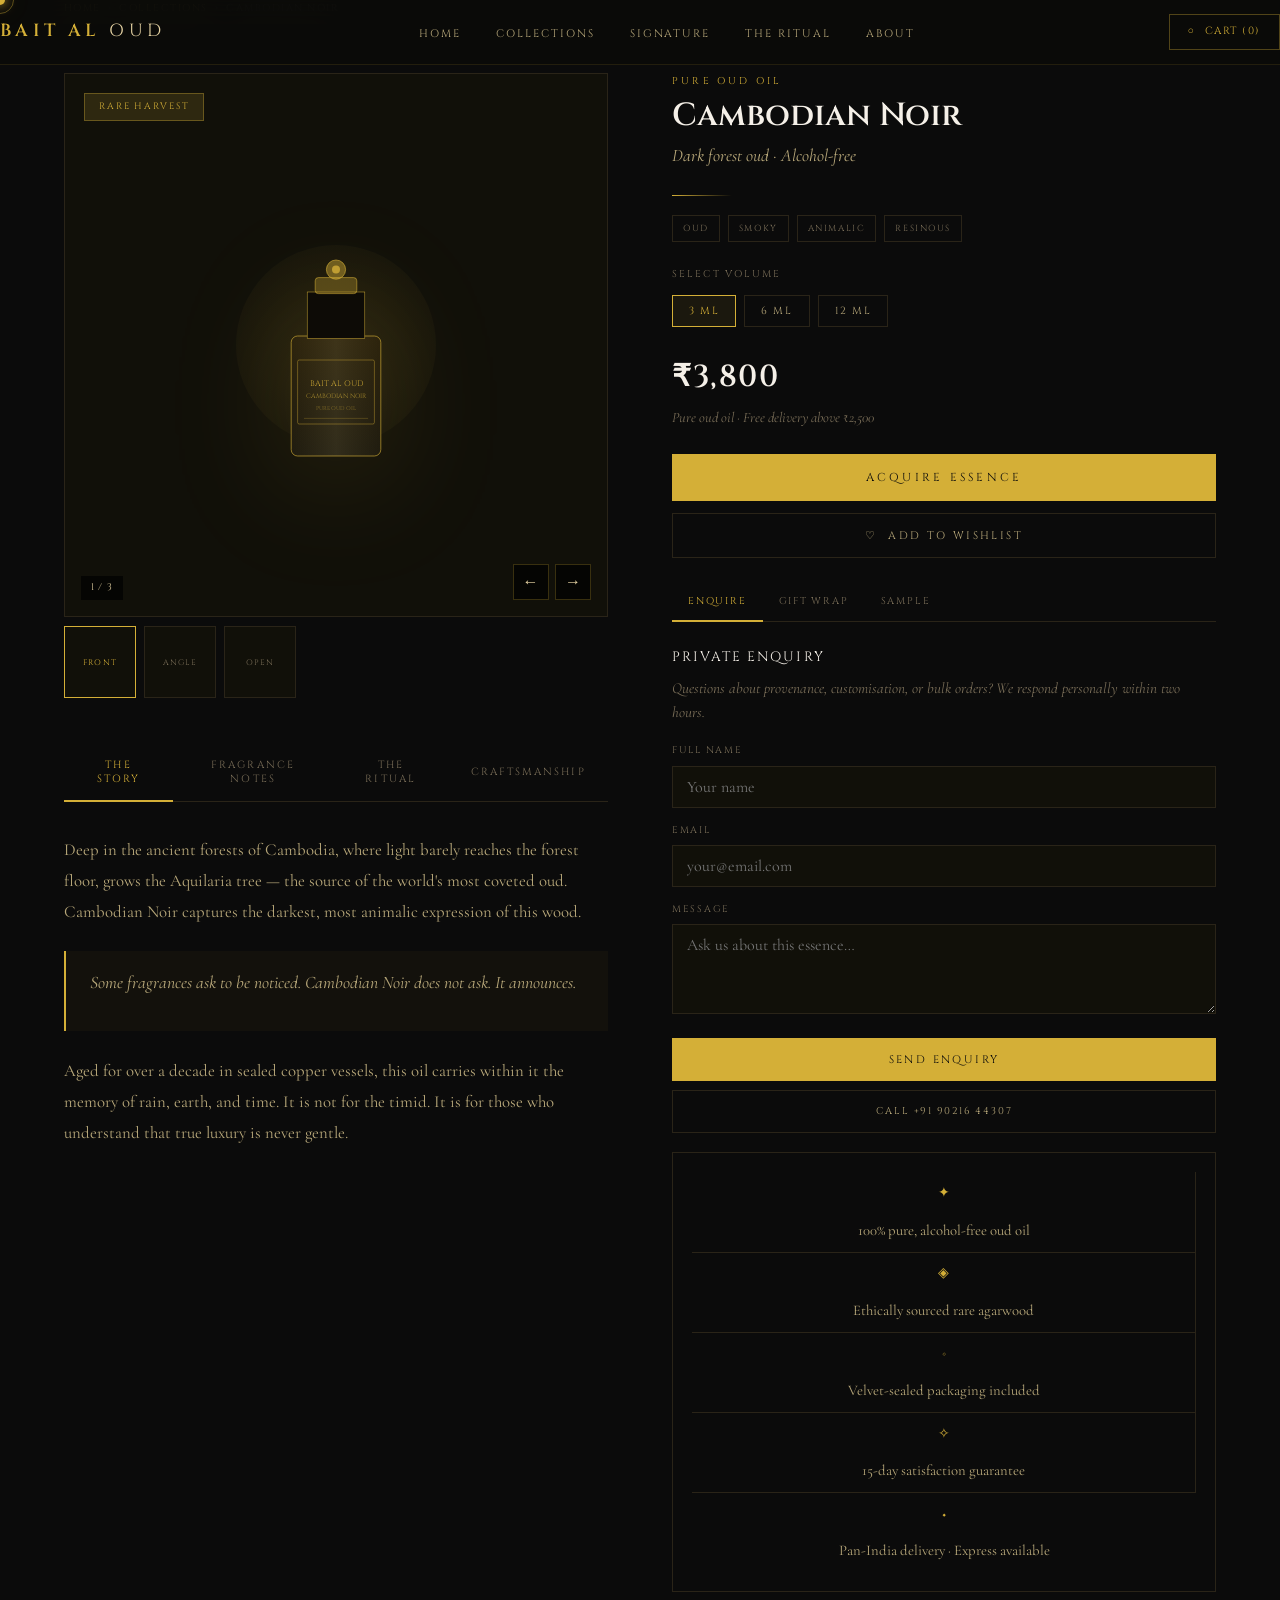
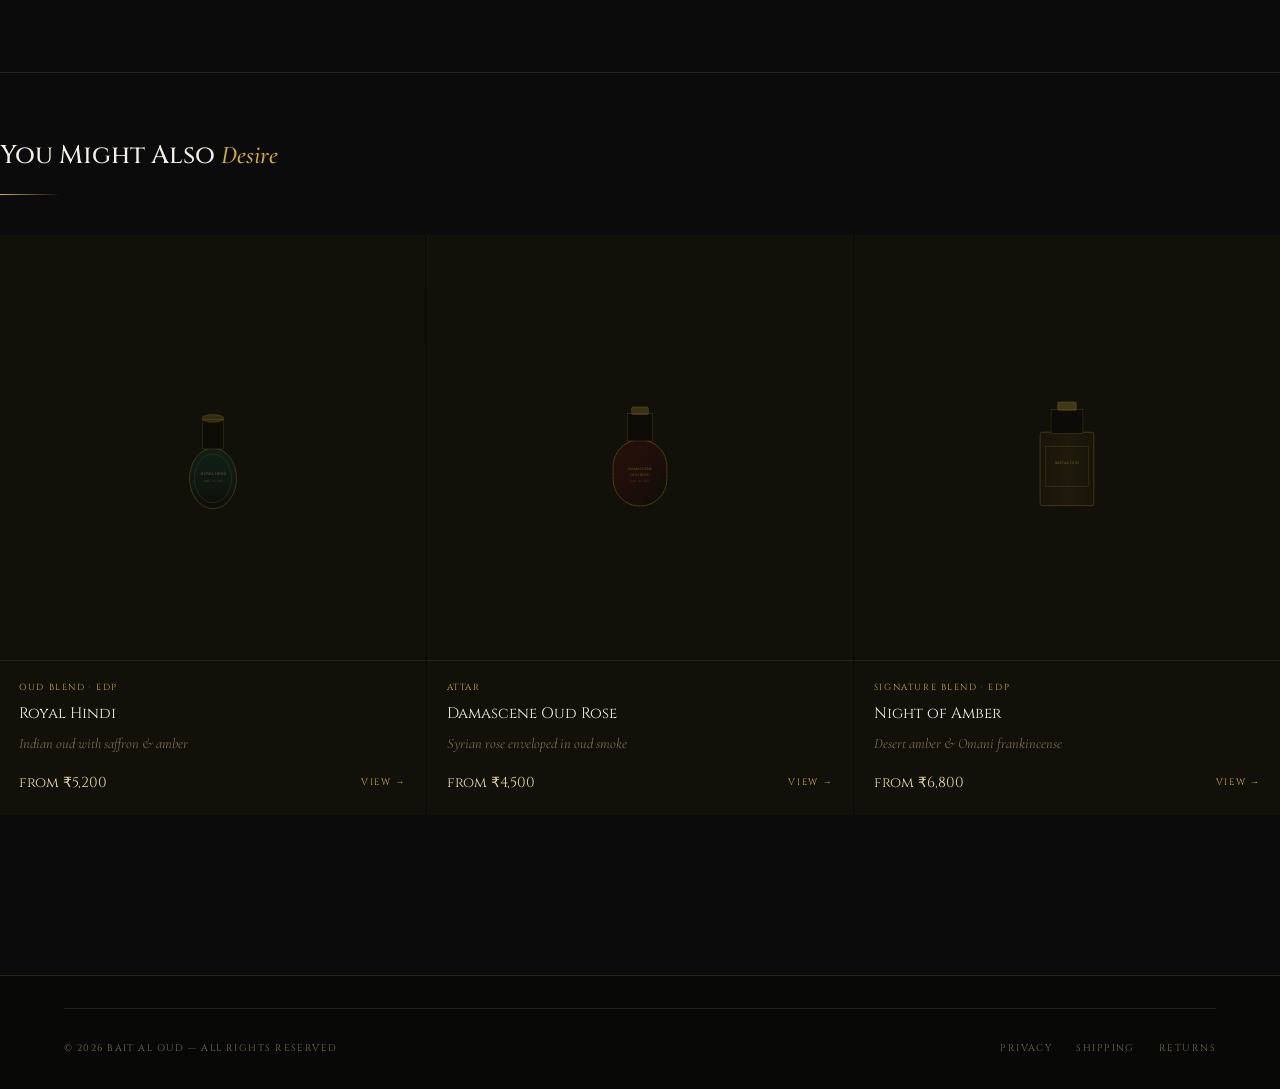
<file: detail.html>
<!DOCTYPE html>
<html lang="en">

<head>
    <meta charset="UTF-8">
    <meta name="viewport" content="width=device-width, initial-scale=1.0">
    <title>Perfume Detail — Bait Al Oud</title>
    <link rel="preconnect" href="https://fonts.googleapis.com">
    <link
        href="https://fonts.googleapis.com/css2?family=Cinzel:wght@400;500;600;700&family=EB+Garamond:ital,wght@0,400;0,500;1,400&family=Cormorant+Garamond:ital,wght@0,300;0,400;1,300;1,400&display=swap"
        rel="stylesheet">
    <link rel="stylesheet" href="style.css">
</head>

<body>

    <div id="cursor"></div>
    <div id="cursor-trail"></div>

    <!-- NAV -->
    <nav>
        <div class="container flex-between" style="width: 100%;">
            <a href="index.html" class="nav-logo">BAIT AL <span>OUD</span></a>
            <ul class="nav-links">
                <li><a href="index.html">Home</a></li>
                <li><a href="stock.html" class="active">Collections</a></li>
                <li><a href="index.html#signature">Signature</a></li>
                <li><a href="index.html#ritual">The Ritual</a></li>
                <li><a href="#">About</a></li>
            </ul>
            <a class="cart-btn" href="#">&#9675; &nbsp;Cart (0)</a>
        </div>
    </nav>

    <!-- BREADCRUMB -->
    <div class="top-bar">
        <div class="container">
            <div class="breadcrumb">
                <a href="index.html">Home</a> &nbsp;›&nbsp;
                <a href="stock.html">Collections</a> &nbsp;›&nbsp;
                <span id="bc-title">Cambodian Noir</span>
            </div>
        </div>
    </div>

    <!-- DETAIL LAYOUT -->
    <div class="detail-layout container">

        <!-- LEFT: GALLERY + TABS -->
        <div class="left-col fade-in">

            <!-- Gallery -->
            <div class="gallery">
                <div class="main-img-wrap">
                    <span class="img-badge badge-rare" id="prodBadge">Rare Harvest</span>
                    <div class="bottle-stage" id="bottleStage">
                        <div class="bottle-glow"></div>
                        <!-- SVG rendered by JS -->
                    </div>
                    <div class="img-nav">
                        <button class="img-btn" onclick="changeView(-1)">&#8592;</button>
                        <button class="img-btn" onclick="changeView(1)">&#8594;</button>
                    </div>
                    <div class="img-counter"><span id="imgCurrent">1</span> / <span id="imgTotal">3</span></div>
                </div>
                <div class="thumbnails" id="thumbsRow"></div>
            </div>

            <!-- Tabs -->
            <div class="tabs">
                <button class="tab-btn active" onclick="showTab('story',this)">The Story</button>
                <button class="tab-btn" onclick="showTab('notes',this)">Fragrance Notes</button>
                <button class="tab-btn" onclick="showTab('ritual',this)">The Ritual</button>
                <button class="tab-btn" onclick="showTab('craft',this)">Craftsmanship</button>
            </div>

            <div class="tab-panel active" id="tab-story">
                <p id="tabStory"></p>
                <div class="story-quote">
                    <p id="tabQuote"></p>
                </div>
                <p id="tabStory2"></p>
            </div>

            <div class="tab-panel" id="tab-notes">
                <div class="notes-visual">
                    <div class="note-tier">
                        <div class="note-tier-label">Top</div>
                        <div class="note-dots" id="notesTop"></div>
                    </div>
                    <div class="note-separator"></div>
                    <div class="note-tier">
                        <div class="note-tier-label">Heart</div>
                        <div class="note-dots" id="notesHeart"></div>
                    </div>
                    <div class="note-separator"></div>
                    <div class="note-tier">
                        <div class="note-tier-label">Base</div>
                        <div class="note-dots" id="notesBase"></div>
                    </div>
                </div>
                <div class="meters" id="metersBlock">
                    <div class="meter-row">
                        <span class="meter-label">Longevity</span>
                        <div class="meter-track">
                            <div class="meter-fill" id="meterLongevity" style="width:0%"></div>
                        </div>
                        <span class="meter-val" id="meterLongevityVal"></span>
                    </div>
                    <div class="meter-row">
                        <span class="meter-label">Sillage</span>
                        <div class="meter-track">
                            <div class="meter-fill" id="meterSillage" style="width:0%"></div>
                        </div>
                        <span class="meter-val" id="meterSillageVal"></span>
                    </div>
                    <div class="meter-row">
                        <span class="meter-label">Intensity</span>
                        <div class="meter-track">
                            <div class="meter-fill" id="meterIntensity" style="width:0%"></div>
                        </div>
                        <span class="meter-val" id="meterIntensityVal"></span>
                    </div>
                </div>
            </div>

            <div class="tab-panel" id="tab-ritual">
                <p
                    style="font-family:'Cormorant Garamond',serif;font-size:1.05rem;color:var(--sand-dim);margin-bottom:1.5rem">
                    Oud is not worn — it is invited. Each application is a ceremony. Follow the ritual of the ancients
                    to fully honour this essence.
                </p>
                <div class="ritual-steps-tab">
                    <div class="rs-item">
                        <div class="rs-num">01</div>
                        <div class="rs-text">
                            <h4>Warm the Skin</h4>
                            <p>Apply immediately after bathing. Clean, warm skin is the finest canvas for oud. The heat
                                opens the pores and draws the oil deeper.</p>
                        </div>
                    </div>
                    <div class="rs-item">
                        <div class="rs-num">02</div>
                        <div class="rs-text">
                            <h4>Pulse Points Only</h4>
                            <p>Inner wrists, behind the ears, the base of the throat. Never more than three points — oud
                                is potent by nature.</p>
                        </div>
                    </div>
                    <div class="rs-item">
                        <div class="rs-num">03</div>
                        <div class="rs-text">
                            <h4>Do Not Rub</h4>
                            <p>Touch the applicator to the skin and let it rest. Friction breaks the molecular structure
                                and shortens the journey of the scent.</p>
                        </div>
                    </div>
                    <div class="rs-item">
                        <div class="rs-num">04</div>
                        <div class="rs-text">
                            <h4>Allow the Drydown</h4>
                            <p>The first chapter of an oud is merely the opening. Wait an hour before passing judgment.
                                The truest character reveals itself slowly.</p>
                        </div>
                    </div>
                </div>
            </div>

            <div class="tab-panel" id="tab-craft">
                <p>Agarwood — the sacred heartwood of Aquilaria trees — forms only when the tree responds to infection
                    or injury. This wound-born resin, accumulated over decades, is the rarest organic substance on
                    earth.</p>
                <div class="story-quote">
                    <p>"A single gram of the finest Cambodian oud costs more than gold. Its rarity is not manufactured —
                        it is earned through time."</p>
                </div>
                <p>Our artisan distillers in the forests of Cambodia, India, and Brunei employ hydro-distillation
                    methods unchanged since the medieval courts of Arabia. No shortcuts. No synthetic substitutes. Only
                    wood, water, fire, and patience.</p>
                <p style="margin-top:1rem">Each batch is tested by a master perfumer before it leaves the atelier. The
                    result you hold took, on average, fifteen years to become what it is.</p>
            </div>

        </div>

        <!-- RIGHT: STICKY PANEL -->
        <div class="sticky-panel fade-in">
            <div class="prod-header">
                <span class="prod-family" id="prodFamily">Pure Oud Oil</span>
                <h1 class="prod-name-main" id="prodName">Cambodian Noir</h1>
                <p class="prod-subtitle" id="prodSubtitle">Dark forest oud · Alcohol-free</p>
            </div>
            <div class="gold-line"></div>

            <!-- Scent chips -->
            <div class="scent-chips" id="scentChips"></div>

            <!-- Size selector -->
            <span class="size-label">Select Volume</span>
            <div class="sizes" id="sizesRow"></div>

            <!-- Price -->
            <div class="price-block">
                <div class="price-main">₹<span id="priceDisplay">3,800</span></div>
                <div class="price-sub" id="priceNote">Pure oud oil · Free delivery above ₹2,500</div>
            </div>

            <!-- CTAs -->
            <div class="cta-stack">
                <button class="acquire-btn" id="acquireBtn" onclick="acquireEssence(this)">Acquire Essence</button>
                <button class="wishlist-btn" onclick="addWishlist(this)">&#9825; &nbsp;Add to Wishlist</button>
            </div>

            <!-- Enquire / Gift tabs -->
            <div class="action-tabs">
                <button class="action-tab active" onclick="showAction('enquire',this)">Enquire</button>
                <button class="action-tab" onclick="showAction('gift',this)">Gift Wrap</button>
                <button class="action-tab" onclick="showAction('sample',this)">Sample</button>
            </div>

            <div class="action-panel active" id="panel-enquire">
                <div class="panel-title">Private Enquiry</div>
                <div class="panel-sub">Questions about provenance, customisation, or bulk orders? We respond personally
                    within two hours.</div>
                <div class="e-field"><label>Full Name</label><input type="text" id="enqName" placeholder="Your name">
                </div>
                <div class="e-field"><label>Email</label><input type="email" id="enqEmail" placeholder="your@email.com">
                </div>
                <div class="e-field"><label>Message</label><textarea id="enqMsg"
                        placeholder="Ask us about this essence…"></textarea></div>
                <button class="primary-btn" onclick="submitEnquiry()">Send Enquiry</button>
                <a class="secondary-btn" href="tel:+919021644307">Call +91 90216 44307</a>
                <div class="success-msg" id="enq-success">Your enquiry has been received. Expect a personal response
                    within two hours.</div>
            </div>

            <div class="action-panel" id="panel-gift">
                <div class="panel-title">Luxury Gift Wrap</div>
                <div class="panel-sub">Present this essence in our signature velvet-lined black box with
                    hand-calligraphed card. Complimentary on orders above ₹3,000.</div>
                <div class="e-field"><label>Gift Message</label><textarea
                        placeholder="Your personal message for the recipient…"></textarea></div>
                <div class="e-field"><label>Occasion</label>
                    <select>
                        <option>Eid Mubarak</option>
                        <option>Wedding Gift</option>
                        <option>Birthday</option>
                        <option>Anniversary</option>
                        <option>Corporate</option>
                    </select>
                </div>
                <button class="primary-btn"
                    onclick="this.textContent='Gift wrap added ✦';this.style.background='var(--gold-light)'">Add Gift
                    Wrap</button>
            </div>

            <div class="action-panel" id="panel-sample">
                <div class="panel-title">Request a Sample</div>
                <div class="panel-sub">Receive a 0.5ml sample of this essence before committing. ₹199 per sample,
                    redeemable against your full purchase.</div>
                <div class="e-field"><label>Name</label><input type="text" placeholder="Your name"></div>
                <div class="e-field"><label>Address</label><textarea placeholder="Full delivery address…"
                        style="min-height:70px"></textarea></div>
                <button class="primary-btn"
                    onclick="this.textContent='Sample requested ✦';this.style.background='var(--gold-light)'">Request
                    Sample — ₹199</button>
            </div>

            <!-- Trust -->
            <div class="trust-card">
                <div class="trust-item"><span class="trust-icon-sm">✦</span><span>100% pure, alcohol-free oud oil</span>
                </div>
                <div class="trust-item"><span class="trust-icon-sm">◈</span><span>Ethically sourced rare agarwood</span>
                </div>
                <div class="trust-item"><span class="trust-icon-sm">◇</span><span>Velvet-sealed packaging
                        included</span></div>
                <div class="trust-item"><span class="trust-icon-sm">✧</span><span>15-day satisfaction guarantee</span>
                </div>
                <div class="trust-item"><span class="trust-icon-sm">◆</span><span>Pan-India delivery · Express
                        available</span></div>
            </div>
        </div>

    </div>

    <!-- SIMILAR SECTION -->
    <div class="similar-section">
        <h2>You Might Also <em>Desire</em></h2>
        <div class="similar-divider"></div>
        <div class="similar-grid" id="similarGrid"></div>
    </div>

    <footer>
        <div class="container">
            <div class="footer-bottom flex-between">
                <span class="footer-copy">© 2026 Bait Al Oud — All Rights Reserved</span>
                <div class="footer-links">
                    <a href="#">Privacy</a><a href="#">Shipping</a><a href="#">Returns</a>
                </div>
            </div>
        </div>
    </footer>

    <script>
        /* ======= PERFUME DATA ======= */
        const inventory = [
            {
                id: 1, name: 'Cambodian Noir', family: 'Pure Oud Oil', subtitle: 'Dark forest oud · Alcohol-free',
                badge: 'Rare Harvest', badgeClass: 'badge-rare',
                concentration: 'Pure Oud Oil', gender: 'Unisex', occasion: 'Evening',
                sizes: [{ label: '3 ml', price: 3800 }, { label: '6 ml', price: 6800 }, { label: '12 ml', price: 12500 }],
                chips: ['Oud', 'Smoky', 'Animalic', 'Resinous'],
                notesTop: ['First Rain', 'Smoky Resin', 'Green Wood'],
                notesHeart: ['Cambodian Oud', 'Dark Amber', 'Black Pepper'],
                notesBase: ['Ancient Resin', 'Musk', 'Incense'],
                longevity: 92, sillage: 78, intensity: 95,
                longevityLabel: '12–18 hrs', sillageLabel: 'Intimate', intensityLabel: 'Royal',
                story: 'Deep in the ancient forests of Cambodia, where light barely reaches the forest floor, grows the Aquilaria tree — the source of the world\'s most coveted oud. Cambodian Noir captures the darkest, most animalic expression of this wood.',
                quote: 'Some fragrances ask to be noticed. Cambodian Noir does not ask. It announces.',
                story2: 'Aged for over a decade in sealed copper vessels, this oil carries within it the memory of rain, earth, and time. It is not for the timid. It is for those who understand that true luxury is never gentle.',
                views: ['FRONT', 'ANGLE', 'OPEN']
            },
            {
                id: 2, name: 'Royal Hindi', family: 'Oud Blend · EDP', subtitle: 'Indian oud with saffron & amber',
                badge: 'New Arrival', badgeClass: 'badge-new',
                concentration: 'Eau de Parfum', gender: 'Unisex', occasion: 'Evening',
                sizes: [{ label: '50 ml', price: 5200 }, { label: '100 ml', price: 9000 }],
                chips: ['Saffron', 'Oud', 'Amber', 'Musk'],
                notesTop: ['Kashmir Saffron', 'Bergamot', 'Cardamom'],
                notesHeart: ['Indian Oud', 'Taif Rose', 'Sandalwood'],
                notesBase: ['Aged Amber', 'White Musk', 'Benzoin'],
                longevity: 85, sillage: 88, intensity: 82,
                longevityLabel: '10–14 hrs', sillageLabel: 'Moderate', intensityLabel: 'Intense',
                story: 'In the courts of the Mughal emperors, saffron and oud were inseparable. Royal Hindi is a direct descendant of that tradition — a fragrance built for those who wear power naturally.',
                quote: 'The fragrance of sovereign courts, captured in glass.',
                story2: 'Indian oud — the richest, most complex of all ouds — forms the beating heart of this composition. Around it, Kashmiri saffron and aged amber construct a palace of scent. This is not perfume for ordinary days.',
                views: ['FRONT', 'BOTTLE', 'DETAIL']
            },
            {
                id: 3, name: 'Damascene Oud Rose', family: 'Attar', subtitle: 'Syrian rose enveloped in oud smoke',
                badge: 'Limited Distillation', badgeClass: 'badge-ltd',
                concentration: 'Attar · Alcohol-free', gender: 'Female', occasion: 'Evening',
                sizes: [{ label: '6 ml', price: 4500 }, { label: '12 ml', price: 8200 }],
                chips: ['Rose', 'Oud', 'Saffron', 'Bakhoor'],
                notesTop: ['Damascus Rose', 'Pink Pepper', 'Cardamom'],
                notesHeart: ['Taif Rose Absolute', 'Cambodian Oud', 'Frankincense'],
                notesBase: ['Aged Musk', 'Amber', 'Benzoin Resin'],
                longevity: 88, sillage: 72, intensity: 80,
                longevityLabel: '10–15 hrs', sillageLabel: 'Intimate', intensityLabel: 'Intense',
                story: 'A love letter written in petals and smoke. Damascene Oud Rose begins with the most precious rose absolute in the world — Taif rose, harvested by hand at dawn before the sun can rob its perfume.',
                quote: 'She wore it once and every room she had ever entered still remembered her.',
                story2: 'This is a limited distillation. Only 200 bottles of each size were produced from a single harvest of Taif roses. When this batch is gone, it cannot be replicated. The rose will be different. The oud will be different. This exact expression exists only once.',
                views: ['FRONT', 'SIDE', 'BASE']
            },
            {
                id: 4, name: 'Night of Amber', family: 'Signature Blend · EDP', subtitle: 'Desert amber & Omani frankincense',
                badge: 'Royal Reserve', badgeClass: 'badge-rare',
                concentration: 'Eau de Parfum', gender: 'Unisex', occasion: 'Royal Events',
                sizes: [{ label: '50 ml', price: 6800 }, { label: '100 ml', price: 11500 }],
                chips: ['Amber', 'Frankincense', 'Oud', 'Musk'],
                notesTop: ['Omani Frankincense', 'Bergamot', 'Saffron'],
                notesHeart: ['Golden Amber', 'Oud Blend', 'Cedarwood'],
                notesBase: ['Labdanum', 'Warm Musk', 'Benzoin', 'Vanilla Resin'],
                longevity: 90, sillage: 90, intensity: 88,
                longevityLabel: '14–20 hrs', sillageLabel: 'Commanding', intensityLabel: 'Royal',
                story: 'The desert at night is not empty. It breathes — warm, amber, ancient. Night of Amber is an olfactory translation of that experience: the cooling sands, the rising frankincense smoke, the golden glow of a fire made from agarwood.',
                quote: 'This is what the desert would smell like if it were a king.',
                story2: 'Built around a rare accord of Omani frankincense and golden amber resins, Night of Amber is our flagship creation. It was three years in development. The result is a fragrance that needs no occasion — it creates one.',
                views: ['FRONT', 'LABEL', 'BASE']
            },
            {
                id: 5, name: 'Oud Mubakhar', family: 'Bakhoor', subtitle: 'Sacred incense for the home',
                badge: 'New Distillation', badgeClass: 'badge-new',
                concentration: 'Bakhoor · Incense Wood', gender: 'Unisex', occasion: 'Daily',
                sizes: [{ label: '50 g', price: 1800 }, { label: '100 g', price: 3200 }],
                chips: ['Bakhoor', 'Rose', 'Musk', 'Sandalwood'],
                notesTop: ['Rose Water', 'Saffron'],
                notesHeart: ['Agarwood Chips', 'Frankincense', 'Sandalwood'],
                notesBase: ['Precious Oils', 'Musk', 'Amber Resin'],
                longevity: 60, sillage: 95, intensity: 85,
                longevityLabel: '2–6 hrs burn', sillageLabel: 'Fills the room', intensityLabel: 'Intense',
                story: 'Bakhoor — incense wood soaked in precious oils — has been the soul of Middle Eastern hospitality for millennia. To offer bakhoor to a guest is the highest act of welcome. Oud Mubakhar carries that tradition into your home.',
                quote: 'Let your home speak before you do.',
                story2: 'Each piece of agarwood is soaked for 21 days in a blend of rose oil, pure musk, and Omani amber. The result burns slowly, releasing a fragrance that transforms any space into a place of sanctuary. One piece per sitting is enough.',
                views: ['TOP', 'OPEN', 'BURN']
            },
            {
                id: 6, name: 'The Vault Discovery', family: 'Discovery Set', subtitle: 'Five legendary oud expressions',
                badge: 'Collector\'s Edition', badgeClass: 'badge-ltd',
                concentration: '5 × 2ml Oils', gender: 'Unisex', occasion: 'Gift',
                sizes: [{ label: 'Complete Set', price: 4200 }],
                chips: ['Cambodian', 'Hindi', 'Taif', 'Amber', 'Brunei'],
                notesTop: ['Five opening accords'],
                notesHeart: ['Five oud hearts'],
                notesBase: ['Five base signatures'],
                longevity: 88, sillage: 82, intensity: 86,
                longevityLabel: 'Varies per oil', sillageLabel: 'Varies', intensityLabel: 'High',
                story: 'The Vault Discovery was created for those who wish to understand oud before committing to a single expression. Five of our most celebrated oils, each from a different origin, presented in a velvet-lined collector\'s box.',
                quote: 'The only way to truly know oud is to let each one speak to you in its own time.',
                story2: 'Each 2ml vial is drawn from the same batch as our full-sized expressions — not diluted, not altered. You receive exactly what our full bottles contain. The box itself is an heirloom: lacquered black, gold-stamped, sealed with wax.',
                views: ['BOX', 'VIALS', 'DETAIL']
            }
        ];

        /* ======= BOTTLE SVGs ======= */
        const bottleSVGs = {
            1: `<svg viewBox="0 0 200 320" width="160" height="320" fill="none" xmlns="http://www.w3.org/2000/svg">
    <defs><linearGradient id="b1a" x1="0" y1="0" x2="1" y2="0"><stop offset="0%" stop-color="#D4AF37" stop-opacity="0.4"/><stop offset="50%" stop-color="#E8CC6A" stop-opacity="0.7"/><stop offset="100%" stop-color="#D4AF37" stop-opacity="0.4"/></linearGradient><linearGradient id="b1b" x1="0" y1="0" x2="0" y2="1"><stop offset="0%" stop-color="#1A1408"/><stop offset="100%" stop-color="#0B0B0B"/></linearGradient></defs>
    <rect x="44" y="155" width="112" height="150" rx="8" fill="url(#b1b)" stroke="#D4AF37" stroke-width="0.8"/>
    <rect x="44" y="155" width="112" height="150" rx="8" fill="url(#b1a)" fill-opacity="0.25"/>
    <rect x="64" y="100" width="72" height="58" fill="#0D0B06" stroke="#D4AF37" stroke-width="0.6"/>
    <rect x="74" y="82" width="52" height="20" rx="4" fill="#D4AF37" fill-opacity="0.3" stroke="#D4AF37" stroke-width="0.7"/>
    <circle cx="100" cy="72" r="12" fill="#D4AF37" fill-opacity="0.45" stroke="#D4AF37" stroke-width="0.8"/>
    <circle cx="100" cy="72" r="5" fill="#D4AF37" fill-opacity="0.8"/>
    <rect x="52" y="185" width="96" height="80" rx="2" fill="none" stroke="#D4AF37" stroke-width="0.5"/>
    <text x="100" y="217" font-family="Cinzel,serif" font-size="10" fill="#D4AF37" text-anchor="middle" opacity="0.9">BAIT AL OUD</text>
    <text x="100" y="232" font-family="Cinzel,serif" font-size="8" fill="#D4AF37" text-anchor="middle" opacity="0.7">CAMBODIAN NOIR</text>
    <text x="100" y="248" font-family="Cinzel,serif" font-size="7" fill="#D4AF37" text-anchor="middle" opacity="0.5">PURE OUD OIL</text>
    <line x1="60" y1="258" x2="140" y2="258" stroke="#D4AF37" stroke-width="0.3"/>
  </svg>`,
            2: `<svg viewBox="0 0 200 320" width="140" height="300" fill="none" xmlns="http://www.w3.org/2000/svg">
    <defs><linearGradient id="b2a" x1="0" y1="0" x2="0" y2="1"><stop offset="0%" stop-color="#0F3D2E" stop-opacity="0.5"/><stop offset="100%" stop-color="#0B0B0B" stop-opacity="0.8"/></linearGradient></defs>
    <ellipse cx="100" cy="240" rx="56" ry="72" fill="url(#b2a)" stroke="#D4AF37" stroke-width="0.8"/>
    <ellipse cx="100" cy="240" rx="44" ry="58" fill="none" stroke="#D4AF37" stroke-width="0.4"/>
    <rect x="76" y="100" width="48" height="70" fill="#0D0B06" stroke="#D4AF37" stroke-width="0.5"/>
    <ellipse cx="100" cy="97" rx="26" ry="9" fill="#D4AF37" fill-opacity="0.25" stroke="#D4AF37" stroke-width="0.7"/>
    <text x="100" y="232" font-family="Cinzel,serif" font-size="9" fill="#D4AF37" text-anchor="middle" opacity="0.9">ROYAL HINDI</text>
    <text x="100" y="248" font-family="Cinzel,serif" font-size="7" fill="#D4AF37" text-anchor="middle" opacity="0.6">BAIT AL OUD</text>
  </svg>`,
            3: `<svg viewBox="0 0 200 320" width="140" height="300" fill="none" xmlns="http://www.w3.org/2000/svg">
    <defs><linearGradient id="b3a" x1="0" y1="0" x2="1" y2="1"><stop offset="0%" stop-color="#5A0F0F" stop-opacity="0.4"/><stop offset="100%" stop-color="#0B0B0B" stop-opacity="0.7"/></linearGradient></defs>
    <rect x="36" y="148" width="128" height="158" rx="64" fill="url(#b3a)" stroke="#D4AF37" stroke-width="0.8"/>
    <rect x="36" y="148" width="128" height="158" rx="64" fill="none" stroke="#D4AF37" stroke-width="0.4" stroke-dasharray="4,6"/>
    <rect x="70" y="86" width="60" height="65" fill="#0D0B06" stroke="#D4AF37" stroke-width="0.5"/>
    <rect x="80" y="70" width="40" height="18" rx="4" fill="#D4AF37" fill-opacity="0.3" stroke="#D4AF37" stroke-width="0.6"/>
    <text x="100" y="220" font-family="Cinzel,serif" font-size="8.5" fill="#D4AF37" text-anchor="middle" opacity="0.9">DAMASCENE</text>
    <text x="100" y="234" font-family="Cinzel,serif" font-size="8.5" fill="#D4AF37" text-anchor="middle" opacity="0.9">OUD ROSE</text>
    <text x="100" y="249" font-family="Cinzel,serif" font-size="7" fill="#D4AF37" text-anchor="middle" opacity="0.5">BAIT AL OUD</text>
  </svg>`,
            default: `<svg viewBox="0 0 200 320" width="140" height="300" fill="none" xmlns="http://www.w3.org/2000/svg">
    <defs><linearGradient id="bd" x1="0" y1="0" x2="1" y2="0"><stop offset="0%" stop-color="#D4AF37" stop-opacity="0.35"/><stop offset="50%" stop-color="#D4AF37" stop-opacity="0.6"/><stop offset="100%" stop-color="#D4AF37" stop-opacity="0.35"/></linearGradient></defs>
    <rect x="36" y="130" width="128" height="175" rx="6" fill="#0D0B06" stroke="#D4AF37" stroke-width="0.8"/>
    <rect x="36" y="130" width="128" height="175" rx="6" fill="url(#bd)" fill-opacity="0.2"/>
    <rect x="62" y="76" width="76" height="57" fill="#0A0908" stroke="#D4AF37" stroke-width="0.5"/>
    <rect x="78" y="58" width="44" height="20" rx="3" fill="#D4AF37" fill-opacity="0.35" stroke="#D4AF37" stroke-width="0.7"/>
    <rect x="48" y="165" width="104" height="95" fill="none" stroke="#D4AF37" stroke-width="0.4"/>
    <text x="100" y="205" font-family="Cinzel,serif" font-size="9" fill="#D4AF37" text-anchor="middle" opacity="0.9">BAIT AL OUD</text>
  </svg>`
        };

        /* ======= INIT ======= */
        const params = new URLSearchParams(window.location.search);
        const id = parseInt(params.get('id')) || 1;
        const perf = inventory.find(p => p.id === id) || inventory[0];
        let currentView = 0;

        /* Populate */
        document.getElementById('bc-title').textContent = perf.name;
        document.getElementById('prodBadge').textContent = perf.badge;
        document.getElementById('prodBadge').className = 'img-badge ' + perf.badgeClass;
        document.getElementById('prodFamily').textContent = perf.family;
        document.getElementById('prodName').textContent = perf.name;
        document.getElementById('prodSubtitle').textContent = perf.subtitle;
        document.getElementById('tabStory').textContent = perf.story;
        document.getElementById('tabQuote').textContent = perf.quote;
        document.getElementById('tabStory2').textContent = perf.story2;

        /* Notes */
        document.getElementById('notesTop').innerHTML = perf.notesTop.map(n => `<span class="note-dot">${n}</span>`).join('');
        document.getElementById('notesHeart').innerHTML = perf.notesHeart.map(n => `<span class="note-dot">${n}</span>`).join('');
        document.getElementById('notesBase').innerHTML = perf.notesBase.map(n => `<span class="note-dot">${n}</span>`).join('');

        /* Meters — animate after slight delay */
        setTimeout(() => {
            document.getElementById('meterLongevity').style.width = perf.longevity + '%';
            document.getElementById('meterLongevityVal').textContent = perf.longevityLabel;
            document.getElementById('meterSillage').style.width = perf.sillage + '%';
            document.getElementById('meterSillageVal').textContent = perf.sillageLabel;
            document.getElementById('meterIntensity').style.width = perf.intensity + '%';
            document.getElementById('meterIntensityVal').textContent = perf.intensityLabel;
        }, 400);

        /* Chips */
        document.getElementById('scentChips').innerHTML = perf.chips.map(c => `<span class="chip">${c}</span>`).join('');

        /* Bottle */
        const stage = document.getElementById('bottleStage');
        const svgHTML = bottleSVGs[perf.id] || bottleSVGs.default;
        const bottleWrap = document.createElement('div');
        bottleWrap.style.cssText = 'position:relative;z-index:1;filter:drop-shadow(0 20px 60px rgba(212,175,55,0.15))';
        bottleWrap.innerHTML = svgHTML;
        stage.appendChild(bottleWrap);

        /* Views / thumbs */
        document.getElementById('imgTotal').textContent = perf.views.length;
        const thumbsRow = document.getElementById('thumbsRow');
        function renderThumbs() {
            thumbsRow.innerHTML = perf.views.map((v, i) => `
    <div class="thumb-placeholder ${i === currentView ? 'active' : ''}" onclick="changeView(${i}-${currentView},true)">
      <span style="font-family:'Cinzel',serif;font-size:.5rem;letter-spacing:.15em;color:var(--${i === currentView ? 'gold' : 'text-muted'})">${v}</span>
    </div>`).join('');
        }
        renderThumbs();
        function changeView(dir, abs) {
            if (abs) { currentView = arguments[0] === true ? dir : currentView + dir } else {
                currentView += dir;
            }
            if (currentView < 0) currentView = perf.views.length - 1;
            if (currentView >= perf.views.length) currentView = 0;
            document.getElementById('imgCurrent').textContent = currentView + 1;
            renderThumbs();
        }
        window.changeView = changeView;

        /* Sizes */
        const sizesRow = document.getElementById('sizesRow');
        perf.sizes.forEach((s, i) => {
            const btn = document.createElement('button');
            btn.className = 'size-btn' + (i === 0 ? ' active' : '');
            btn.textContent = s.label;
            btn.onclick = function () {
                document.querySelectorAll('.size-btn').forEach(b => b.classList.remove('active'));
                this.classList.add('active');
                document.getElementById('priceDisplay').textContent = s.price.toLocaleString('en-IN');
            };
            sizesRow.appendChild(btn);
        });
        document.getElementById('priceDisplay').textContent = perf.sizes[0].price.toLocaleString('en-IN');

        /* Similar */
        const grid = document.getElementById('similarGrid');
        const simItems = inventory.filter(p => p.id !== perf.id).slice(0, 3);
        grid.innerHTML = simItems.map(p => `
  <a class="sim-card" href="perfume-detail.html?id=${p.id}">
    <div class="sim-img-wrap" style="background:var(--card-bg);aspect-ratio:1/1">
      <div class="sim-shimmer"></div>
      <div style="transform:scale(0.6);opacity:0.7">${bottleSVGs[p.id] || bottleSVGs.default}</div>
    </div>
    <div class="sim-body">
      <span class="sim-badge">${p.family}</span>
      <div class="sim-name">${p.name}</div>
      <p class="sim-spec">${p.subtitle}</p>
      <div class="sim-footer flex-between">
        <span class="sim-price">from ₹${p.sizes[0].price.toLocaleString('en-IN')}</span>
        <span class="sim-link">View →</span>
      </div>
    </div>
  </a>`).join('');

        /* Tab functions */
        function showTab(tab, btn) {
            document.querySelectorAll('.tab-btn').forEach(b => b.classList.remove('active'));
            document.querySelectorAll('.tab-panel').forEach(p => p.classList.remove('active'));
            btn.classList.add('active');
            document.getElementById('tab-' + tab).classList.add('active');
            /* animate meters when notes tab is opened */
            if (tab === 'notes') {
                setTimeout(() => {
                    document.getElementById('meterLongevity').style.width = perf.longevity + '%';
                    document.getElementById('meterSillage').style.width = perf.sillage + '%';
                    document.getElementById('meterIntensity').style.width = perf.intensity + '%';
                }, 100);
            }
        }
        function showAction(panel, btn) {
            document.querySelectorAll('.action-tab').forEach(b => b.classList.remove('active'));
            document.querySelectorAll('.action-panel').forEach(p => p.classList.remove('active'));
            btn.classList.add('active');
            document.getElementById('panel-' + panel).classList.add('active');
        }
        window.showTab = showTab; window.showAction = showAction;

        /* Acquire with particle burst */
        function acquireEssence(btn) {
            const rect = btn.getBoundingClientRect();
            for (let i = 0; i < 12; i++) {
                const p = document.createElement('div');
                p.className = 'particle';
                const angle = Math.random() * Math.PI * 2;
                const dist = 60 + Math.random() * 80;
                p.style.cssText = `left:${rect.left + rect.width / 2}px;top:${rect.top + rect.height / 2}px;--dx:${Math.cos(angle) * dist}px;--dy:${Math.sin(angle) * dist}px`;
                document.body.appendChild(p);
                setTimeout(() => p.remove(), 800);
            }
            btn.textContent = 'Added ✦'; btn.style.background = 'var(--gold-light)';
            setTimeout(() => { btn.textContent = 'Acquire Essence'; btn.style.background = ''; }, 1800);
        }

        function addWishlist(btn) {
            btn.textContent = '♥ Saved to Wishlist'; btn.style.color = 'var(--gold)'; btn.style.borderColor = 'rgba(212,175,55,.4)';
        }

        function submitEnquiry() {
            const name = document.getElementById('enqName').value;
            const email = document.getElementById('enqEmail').value;
            if (!name || !email) { alert('Please fill in your name and email.'); return }
            document.getElementById('enq-success').style.display = 'block';
        }
        window.acquireEssence = acquireEssence; window.addWishlist = addWishlist; window.submitEnquiry = submitEnquiry;

        /* ======= CURSOR ======= */
        const cursor = document.getElementById('cursor');
        const trail = document.getElementById('cursor-trail');
        let mx = 0, my = 0, tx = 0, ty = 0;
        document.addEventListener('mousemove', e => { mx = e.clientX; my = e.clientY; cursor.style.left = mx + 'px'; cursor.style.top = my + 'px' });
        (function animateTrail() { tx += (mx - tx) * .15; ty += (my - ty) * .15; trail.style.left = tx + 'px'; trail.style.top = ty + 'px'; requestAnimationFrame(animateTrail) })();
        document.querySelectorAll('a,button').forEach(el => {
            el.addEventListener('mouseenter', () => { cursor.style.width = '18px'; cursor.style.height = '18px'; cursor.style.background = 'rgba(212,175,55,0.5)' });
            el.addEventListener('mouseleave', () => { cursor.style.width = '10px'; cursor.style.height = '10px'; cursor.style.background = 'var(--gold)' });
        });
    </script>
</body>

</html>
</file>
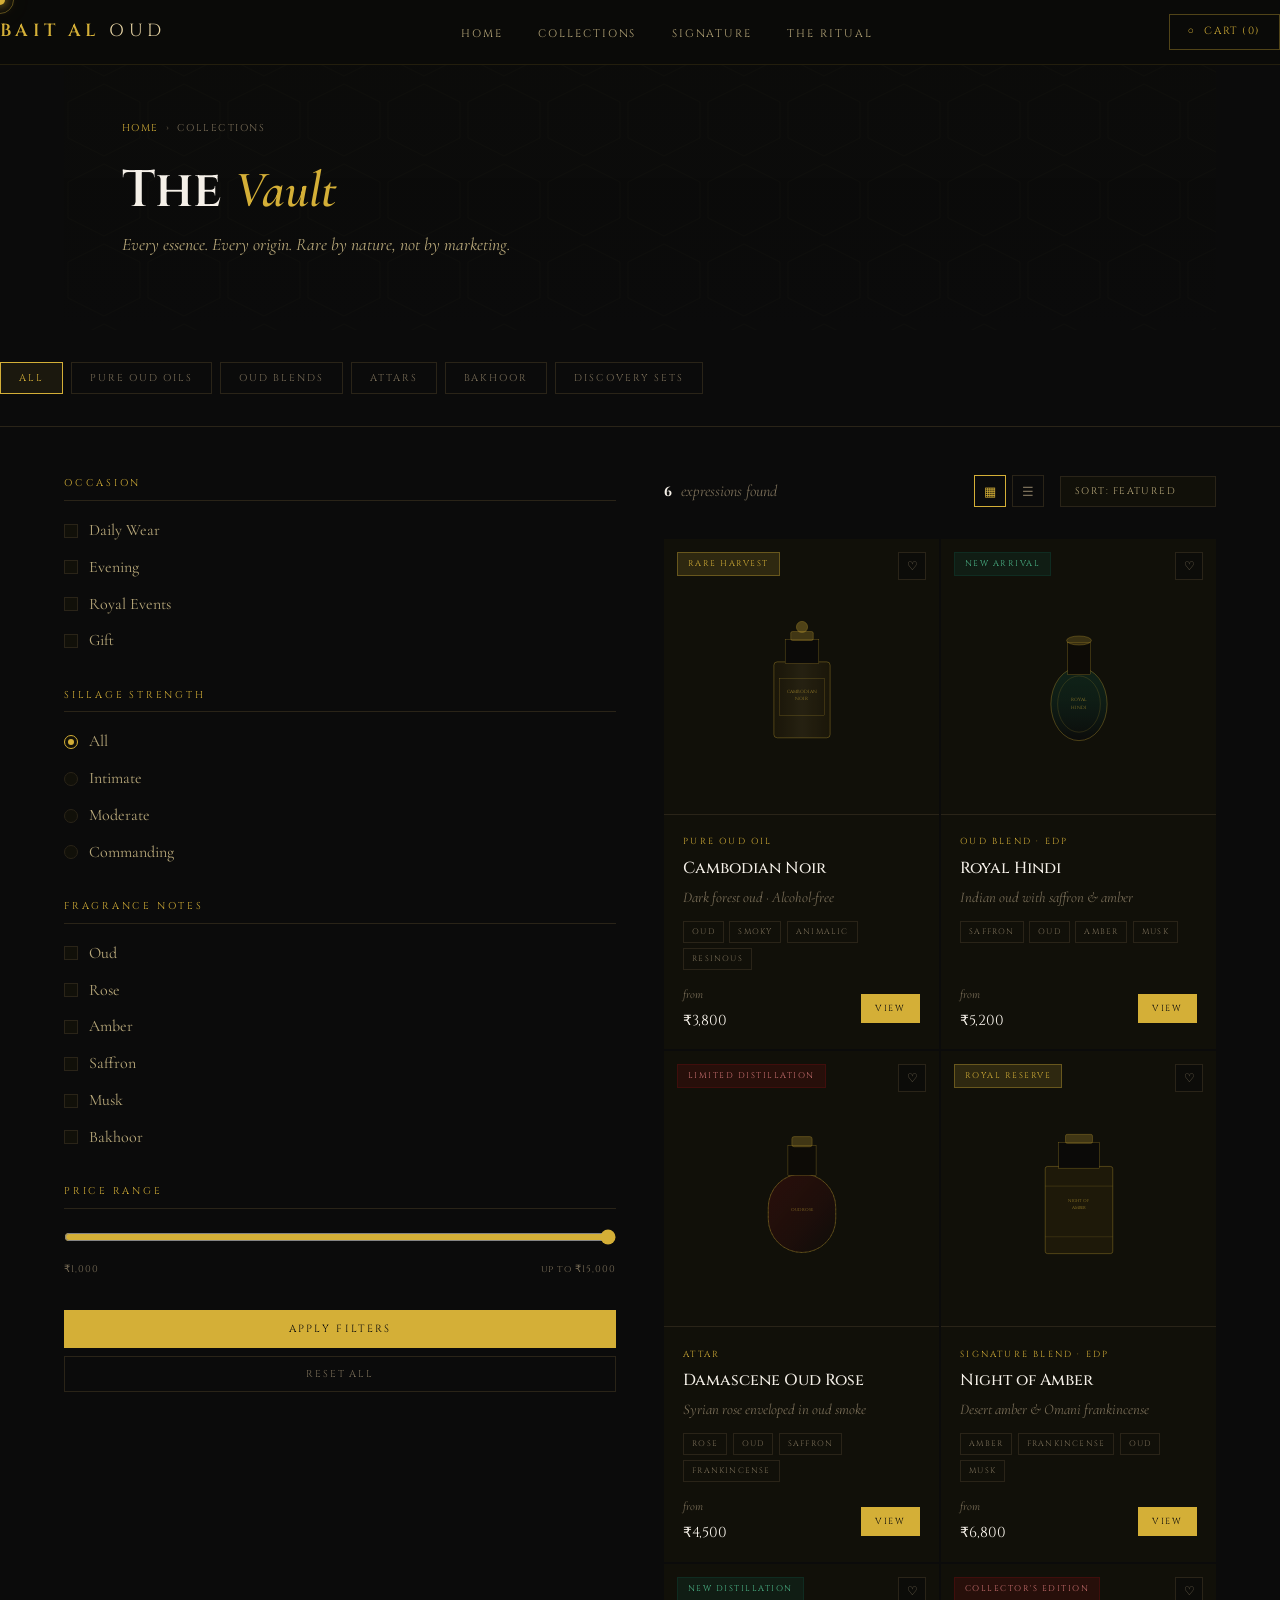
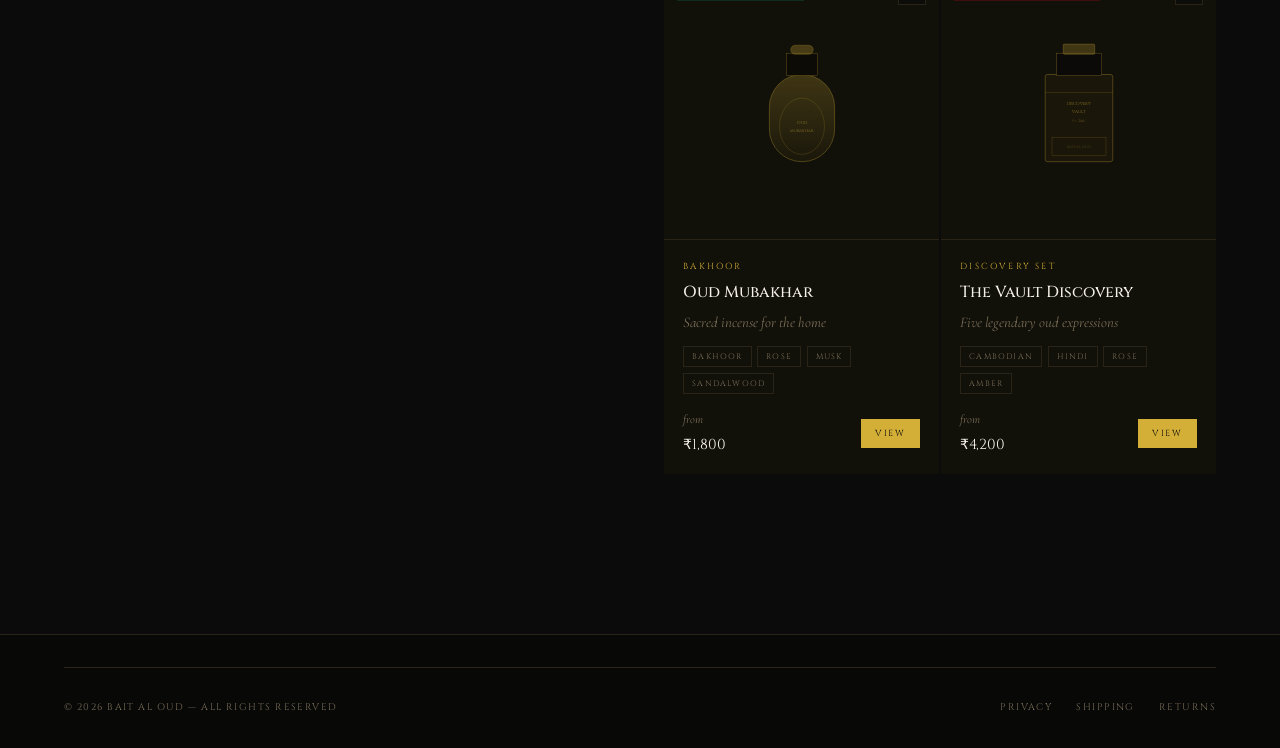
<file: stock.html>
<!DOCTYPE html>
<html lang="en">

<head>
    <meta charset="UTF-8">
    <meta name="viewport" content="width=device-width, initial-scale=1.0">
    <title>Collection — Bait Al Oud</title>
    <link rel="preconnect" href="https://fonts.googleapis.com">
    <link
        href="https://fonts.googleapis.com/css2?family=Cinzel:wght@400;500;600;700&family=EB+Garamond:ital,wght@0,400;0,500;1,400&family=Cormorant+Garamond:ital,wght@0,300;0,400;1,300;1,400&display=swap"
        rel="stylesheet">
    <link rel="stylesheet" href="style.css">
</head>

<body>

    <div id="cursor"></div>
    <div id="cursor-trail"></div>

    <!-- NAV -->
    <nav>
        <div class="container flex-between" style="width: 100%;">
            <a href="index.html" class="nav-logo">BAIT AL <span>OUD</span></a>
            <ul class="nav-links">
                <li><a href="index.html">Home</a></li>
                <li><a href="stock.html" class="active">Collections</a></li>
                <li><a href="index.html#signature">Signature</a></li>
                <li><a href="index.html#ritual">The Ritual</a></li>
            </ul>
            <a class="cart-btn" href="cart.html">&#9675; &nbsp;Cart (<span id="cartCount">0</span>)</a>
        </div>
    </nav>

    <!-- HERO -->
    <section class="page-hero container">
        <div class="container">
            <div class="geo-bg"></div>
            <div class="hero-inner reveal">
                <div class="breadcrumb"><a href="oud_luxury_store.html">Home</a> &nbsp;›&nbsp; <span>Collections</span>
                </div>
                <h1 class="page-title">The <em>Vault</em></h1>
                <p class="page-subtitle">Every essence. Every origin. Rare by nature, not by marketing.</p>
            </div>
        </div>
    </section>

    <!-- CATEGORY PILLS -->
    <div class="category-row reveal">
        <button class="cat-pill active" data-cat="all" onclick="filterCategory(this)">All</button>
        <button class="cat-pill" data-cat="Pure Oud Oil" onclick="filterCategory(this)">Pure Oud Oils</button>
        <button class="cat-pill" data-cat="Oud Blend · EDP" onclick="filterCategory(this)">Oud Blends</button>
        <button class="cat-pill" data-cat="Attar" onclick="filterCategory(this)">Attars</button>
        <button class="cat-pill" data-cat="Bakhoor" onclick="filterCategory(this)">Bakhoor</button>
        <button class="cat-pill" data-cat="Discovery Set" onclick="filterCategory(this)">Discovery Sets</button>
    </div>

    <!-- STOCK LAYOUT -->
    <div class="stock-layout container">

        <!-- SIDEBAR -->
        <aside class="filter-sidebar">

            <div class="filter-group">
                <span class="filter-group-title">Occasion</span>
                <label class="filter-option"><input type="checkbox" value="Daily" onchange="applyFilters()"> Daily
                    Wear</label>
                <label class="filter-option"><input type="checkbox" value="Evening" onchange="applyFilters()">
                    Evening</label>
                <label class="filter-option"><input type="checkbox" value="Royal Events" onchange="applyFilters()">
                    Royal Events</label>
                <label class="filter-option"><input type="checkbox" value="Gift" onchange="applyFilters()"> Gift</label>
            </div>

            <div class="filter-group">
                <span class="filter-group-title">Sillage Strength</span>
                <label class="filter-option"><input type="radio" name="strength" value="" onchange="applyFilters()"
                        checked> All</label>
                <label class="filter-option"><input type="radio" name="strength" value="Intimate"
                        onchange="applyFilters()"> Intimate</label>
                <label class="filter-option"><input type="radio" name="strength" value="Moderate"
                        onchange="applyFilters()"> Moderate</label>
                <label class="filter-option"><input type="radio" name="strength" value="Commanding"
                        onchange="applyFilters()"> Commanding</label>
            </div>

            <div class="filter-group">
                <span class="filter-group-title">Fragrance Notes</span>
                <label class="filter-option"><input type="checkbox" value="Oud" onchange="applyFilters()"> Oud</label>
                <label class="filter-option"><input type="checkbox" value="Rose" onchange="applyFilters()"> Rose</label>
                <label class="filter-option"><input type="checkbox" value="Amber" onchange="applyFilters()">
                    Amber</label>
                <label class="filter-option"><input type="checkbox" value="Saffron" onchange="applyFilters()">
                    Saffron</label>
                <label class="filter-option"><input type="checkbox" value="Musk" onchange="applyFilters()"> Musk</label>
                <label class="filter-option"><input type="checkbox" value="Bakhoor" onchange="applyFilters()">
                    Bakhoor</label>
            </div>

            <div class="filter-group">
                <span class="filter-group-title">Price Range</span>
                <div class="range-track">
                    <input type="range" class="range-input" id="priceRange" min="1000" max="15000" step="200"
                        value="15000" oninput="updatePriceLabel(this)">
                </div>
                <div class="range-labels">
                    <span>₹1,000</span>
                    <span id="priceLabel">up to ₹15,000</span>
                </div>
            </div>

            <button class="filter-apply" onclick="applyFilters()">Apply Filters</button>
            <button class="filter-reset" onclick="resetFilters()">Reset All</button>
        </aside>

        <!-- MAIN -->
        <main>
            <div class="results-header reveal flex-between">
                <div class="results-count"><strong id="resultsCount">0</strong> &nbsp;expressions found</div>
                <div style="display:flex;align-items:center;gap:1rem;flex-wrap:wrap">
                    <div class="view-toggles">
                        <button class="view-toggle active" title="Grid" id="gridToggle"
                            onclick="setView('grid')">▦</button>
                        <button class="view-toggle" title="List" id="listToggle" onclick="setView('list')">☰</button>
                    </div>
                    <select class="sort-select" id="sortSelect" onchange="applyFilters()">
                        <option value="default">Sort: Featured</option>
                        <option value="price-low">Price: Low to High</option>
                        <option value="price-high">Price: High to Low</option>
                        <option value="name-az">Name: A–Z</option>
                        <option value="intensity">Most Intense</option>
                    </select>
                </div>
            </div>
            <div class="prod-grid" id="prodGrid"></div>
        </main>

    </div>

    <!-- QUICK VIEW MODAL -->
    <div class="modal-overlay" id="quickModal" onclick="closeModal(event)">
        <div class="modal-box">
            <button class="modal-close" onclick="closeQuickView()">✕</button>
            <div class="modal-img" id="modalImg"></div>
            <div class="modal-body">
                <span class="modal-family" id="modalFamily"></span>
                <h2 class="modal-name" id="modalName"></h2>
                <p class="modal-sub" id="modalSub"></p>
                <div class="modal-divider"></div>
                <div class="modal-note">Fragrance Notes</div>
                <div class="modal-chips" id="modalChips"></div>
                <div class="modal-price">from ₹<span id="modalPrice"></span></div>
                <button class="modal-cta" id="modalAcquire">Acquire Essence</button>
                <a class="modal-detail-link" id="modalDetailLink" href="#">View Full Details →</a>
            </div>
        </div>
    </div>

    <footer>
        <div class="container">
            <div class="footer-bottom flex-between">
                <span class="footer-copy">© 2026 Bait Al Oud — All Rights Reserved</span>
                <div class="footer-links">
                    <a href="#">Privacy</a><a href="#">Shipping</a><a href="#">Returns</a>
                </div>
            </div>
        </div>
    </footer>

    <script>
        /* ======= DATA ======= */
        const inventory = [
            {
                id: 1, name: 'Cambodian Noir', family: 'Pure Oud Oil', subtitle: 'Dark forest oud · Alcohol-free', badge: 'Rare Harvest', badgeClass: 'badge-rare', occasion: 'Evening', sillageLabel: 'Intimate', chips: ['Oud', 'Smoky', 'Animalic', 'Resinous'], sizes: [{ label: '3 ml', price: 3800 }, { label: '6 ml', price: 6800 }], intensity: 95,
                bottleSVG: `<svg viewBox="0 0 160 260" width="120" height="220" fill="none"><defs><linearGradient id="c1" x1="0" y1="0" x2="1" y2="0"><stop offset="0%" stop-color="#D4AF37" stop-opacity="0.4"/><stop offset="50%" stop-color="#E8CC6A" stop-opacity="0.7"/><stop offset="100%" stop-color="#D4AF37" stop-opacity="0.4"/></linearGradient></defs><rect x="30" y="110" width="100" height="135" rx="6" fill="#0D0B06" stroke="#D4AF37" stroke-width="0.7"/><rect x="30" y="110" width="100" height="135" rx="6" fill="url(#c1)" fill-opacity="0.2"/><rect x="50" y="70" width="60" height="43" fill="#0A0908" stroke="#D4AF37" stroke-width="0.5"/><rect x="60" y="56" width="40" height="16" rx="3" fill="#D4AF37" fill-opacity="0.3" stroke="#D4AF37" stroke-width="0.6"/><circle cx="80" cy="48" r="10" fill="#D4AF37" fill-opacity="0.4" stroke="#D4AF37" stroke-width="0.6"/><rect x="40" y="140" width="80" height="65" fill="none" stroke="#D4AF37" stroke-width="0.4"/><text x="80" y="165" font-family="Cinzel,serif" font-size="8" fill="#D4AF37" text-anchor="middle" opacity="0.9">CAMBODIAN</text><text x="80" y="177" font-family="Cinzel,serif" font-size="8" fill="#D4AF37" text-anchor="middle" opacity="0.9">NOIR</text></svg>`
            },
            {
                id: 2, name: 'Royal Hindi', family: 'Oud Blend · EDP', subtitle: 'Indian oud with saffron & amber', badge: 'New Arrival', badgeClass: 'badge-new', occasion: 'Evening', sillageLabel: 'Moderate', chips: ['Saffron', 'Oud', 'Amber', 'Musk'], sizes: [{ label: '50 ml', price: 5200 }, { label: '100 ml', price: 9000 }], intensity: 82,
                bottleSVG: `<svg viewBox="0 0 160 260" width="120" height="220" fill="none"><defs><linearGradient id="c2" x1="0" y1="0" x2="0" y2="1"><stop offset="0%" stop-color="#0F3D2E" stop-opacity="0.5"/><stop offset="100%" stop-color="#0B0B0B"/></linearGradient></defs><ellipse cx="80" cy="185" rx="50" ry="65" fill="url(#c2)" stroke="#D4AF37" stroke-width="0.7"/><ellipse cx="80" cy="185" rx="38" ry="50" fill="none" stroke="#D4AF37" stroke-width="0.35"/><rect x="60" y="75" width="40" height="58" fill="#0D0B06" stroke="#D4AF37" stroke-width="0.5"/><ellipse cx="80" cy="72" rx="22" ry="8" fill="#D4AF37" fill-opacity="0.25" stroke="#D4AF37" stroke-width="0.6"/><text x="80" y="180" font-family="Cinzel,serif" font-size="8" fill="#D4AF37" text-anchor="middle" opacity="0.9">ROYAL</text><text x="80" y="194" font-family="Cinzel,serif" font-size="8" fill="#D4AF37" text-anchor="middle" opacity="0.9">HINDI</text></svg>`
            },
            {
                id: 3, name: 'Damascene Oud Rose', family: 'Attar', subtitle: 'Syrian rose enveloped in oud smoke', badge: 'Limited Distillation', badgeClass: 'badge-ltd', occasion: 'Evening', sillageLabel: 'Intimate', chips: ['Rose', 'Oud', 'Saffron', 'Frankincense'], sizes: [{ label: '6 ml', price: 4500 }, { label: '12 ml', price: 8200 }], intensity: 80,
                bottleSVG: `<svg viewBox="0 0 160 260" width="120" height="220" fill="none"><defs><linearGradient id="c3" x1="0" y1="0" x2="1" y2="1"><stop offset="0%" stop-color="#5A0F0F" stop-opacity="0.4"/><stop offset="100%" stop-color="#0B0B0B" stop-opacity="0.7"/></linearGradient></defs><rect x="20" y="108" width="120" height="140" rx="60" fill="url(#c3)" stroke="#D4AF37" stroke-width="0.7"/><rect x="20" y="108" width="120" height="140" rx="60" fill="none" stroke="#D4AF37" stroke-width="0.35" stroke-dasharray="3,5"/><rect x="55" y="58" width="50" height="53" fill="#0D0B06" stroke="#D4AF37" stroke-width="0.5"/><rect x="62" y="42" width="36" height="18" rx="4" fill="#D4AF37" fill-opacity="0.3" stroke="#D4AF37" stroke-width="0.6"/><text x="80" y="175" font-family="Cinzel,serif" font-size="7.5" fill="#D4AF37" text-anchor="middle" opacity="0.9">OUD ROSE</text></svg>`
            },
            {
                id: 4, name: 'Night of Amber', family: 'Signature Blend · EDP', subtitle: 'Desert amber & Omani frankincense', badge: 'Royal Reserve', badgeClass: 'badge-rare', occasion: 'Royal Events', sillageLabel: 'Commanding', chips: ['Amber', 'Frankincense', 'Oud', 'Musk'], sizes: [{ label: '50 ml', price: 6800 }, { label: '100 ml', price: 11500 }], intensity: 88,
                bottleSVG: `<svg viewBox="0 0 160 260" width="120" height="220" fill="none"><rect x="20" y="95" width="120" height="155" rx="4" fill="#0D0B06" stroke="#D4AF37" stroke-width="0.7"/><rect x="20" y="95" width="120" height="155" rx="4" fill="rgba(212,175,55,0.1)"/><rect x="44" y="52" width="72" height="46" fill="#0A0908" stroke="#D4AF37" stroke-width="0.5"/><rect x="56" y="38" width="48" height="16" rx="3" fill="#D4AF37" fill-opacity="0.3" stroke="#D4AF37" stroke-width="0.6"/><line x1="20" y1="130" x2="140" y2="130" stroke="#D4AF37" stroke-width="0.35"/><line x1="20" y1="220" x2="140" y2="220" stroke="#D4AF37" stroke-width="0.3"/><text x="80" y="158" font-family="Cinzel,serif" font-size="7.5" fill="#D4AF37" text-anchor="middle" opacity="0.9">NIGHT OF</text><text x="80" y="171" font-family="Cinzel,serif" font-size="7.5" fill="#D4AF37" text-anchor="middle" opacity="0.9">AMBER</text></svg>`
            },
            {
                id: 5, name: 'Oud Mubakhar', family: 'Bakhoor', subtitle: 'Sacred incense for the home', badge: 'New Distillation', badgeClass: 'badge-new', occasion: 'Daily', sillageLabel: 'Commanding', chips: ['Bakhoor', 'Rose', 'Musk', 'Sandalwood'], sizes: [{ label: '50 g', price: 1800 }, { label: '100 g', price: 3200 }], intensity: 85,
                bottleSVG: `<svg viewBox="0 0 160 260" width="120" height="220" fill="none"><defs><linearGradient id="c5" x1="0" y1="0" x2="0" y2="1"><stop offset="0%" stop-color="#D4AF37" stop-opacity="0.3"/><stop offset="100%" stop-color="#D4AF37" stop-opacity="0.06"/></linearGradient></defs><rect x="22" y="88" width="116" height="155" rx="58" fill="url(#c5)" stroke="#D4AF37" stroke-width="0.7"/><rect x="52" y="50" width="56" height="40" fill="#0D0B06" stroke="#D4AF37" stroke-width="0.5"/><rect x="60" y="36" width="40" height="16" rx="8" fill="#D4AF37" fill-opacity="0.35" stroke="#D4AF37" stroke-width="0.5"/><ellipse cx="80" cy="180" rx="40" ry="50" fill="none" stroke="#D4AF37" stroke-width="0.35"/><text x="80" y="176" font-family="Cinzel,serif" font-size="7.5" fill="#D4AF37" text-anchor="middle" opacity="0.9">OUD</text><text x="80" y="190" font-family="Cinzel,serif" font-size="7" fill="#D4AF37" text-anchor="middle" opacity="0.8">MUBAKHAR</text></svg>`
            },
            {
                id: 6, name: 'The Vault Discovery', family: 'Discovery Set', subtitle: 'Five legendary oud expressions', badge: "Collector's Edition", badgeClass: 'badge-ltd', occasion: 'Gift', sillageLabel: 'Moderate', chips: ['Cambodian', 'Hindi', 'Rose', 'Amber'], sizes: [{ label: 'Complete Set', price: 4200 }], intensity: 86,
                bottleSVG: `<svg viewBox="0 0 160 260" width="120" height="220" fill="none"><rect x="20" y="88" width="120" height="155" rx="4" fill="#0D0B06" stroke="#D4AF37" stroke-width="0.7"/><rect x="20" y="88" width="120" height="155" rx="4" fill="rgba(212,175,55,0.08)"/><rect x="40" y="50" width="80" height="40" fill="#0A0908" stroke="#D4AF37" stroke-width="0.5"/><rect x="52" y="34" width="56" height="18" rx="2" fill="#D4AF37" fill-opacity="0.3" stroke="#D4AF37" stroke-width="0.6"/><line x1="20" y1="120" x2="140" y2="120" stroke="#D4AF37" stroke-width="0.35"/><text x="80" y="143" font-family="Cinzel,serif" font-size="7.5" fill="#D4AF37" text-anchor="middle" opacity="0.85">DISCOVERY</text><text x="80" y="156" font-family="Cinzel,serif" font-size="7.5" fill="#D4AF37" text-anchor="middle" opacity="0.85">VAULT</text><text x="80" y="172" font-family="Cinzel,serif" font-size="7" fill="#D4AF37" text-anchor="middle" opacity="0.55">5 × 2ml</text><rect x="32" y="200" width="96" height="32" fill="none" stroke="#D4AF37" stroke-width="0.3"/><text x="80" y="218" font-family="Cinzel,serif" font-size="6.5" fill="#D4AF37" text-anchor="middle" opacity="0.4">BAIT AL OUD</text></svg>`
            }
        ];

        /* ======= STATE ======= */
        let activeCategory = 'all';
        let viewMode = 'grid';
        let cartCount = 0;

        /* ======= RENDER ======= */
        function renderGrid(list) {
            const grid = document.getElementById('prodGrid');
            document.getElementById('resultsCount').textContent = list.length;
            grid.className = 'prod-grid' + (viewMode === 'list' ? ' list-view' : '');

            if (!list.length) {
                grid.innerHTML = `<div class="empty-state"><h3>No essences found</h3><p>Try adjusting your filters to reveal more of the vault.</p></div>`;
                return;
            }

            grid.innerHTML = list.map(item => `
    <div class="prod-card ${viewMode === 'list' ? 'list-view-card' : ''}" data-id="${item.id}">
      <div class="prod-img" style="background:var(--card-bg)">
        <div class="prod-shimmer"></div>
        <div class="prod-glow"></div>
        <span class="prod-badge ${item.badgeClass}">${item.badge}</span>
        <button class="wishlist-icon" onclick="toggleWishlist(this)" title="Save to Wishlist">&#9825;</button>
        <div style="transform:scale(0.75);opacity:0.8;position:relative;z-index:1">${item.bottleSVG}</div>
        <div class="quick-view" onclick="openQuickView(${item.id})">Quick View</div>
      </div>
      <div class="prod-body">
        <span class="prod-note">${item.family}</span>
        <div class="prod-name">${item.name}</div>
        <p class="prod-sub">${item.subtitle}</p>
        <div class="prod-chips">${item.chips.map(c => `<span class="prod-chip">${c}</span>`).join('')}</div>
        <div class="prod-footer-row flex-between">
          <div>
            <span class="prod-price-from">from</span>
            <span class="prod-price">₹${item.sizes[0].price.toLocaleString('en-IN')}</span>
          </div>
          <a class="prod-view-btn" href="perfume-detail.html?id=${item.id}">View</a>
        </div>
      </div>
    </div>
  `).join('');
        }

        /* ======= FILTERS ======= */
        function applyFilters() {
            const occasions = [...document.querySelectorAll('input[type=checkbox][value]')].filter(i => i.checked && ['Daily', 'Evening', 'Royal Events', 'Gift'].includes(i.value)).map(i => i.value);
            const strength = document.querySelector('input[name=strength]:checked')?.value || '';
            const notes = [...document.querySelectorAll('input[type=checkbox]')].filter(i => i.checked && ['Oud', 'Rose', 'Amber', 'Saffron', 'Musk', 'Bakhoor'].includes(i.value)).map(i => i.value);
            const maxPrice = +document.getElementById('priceRange').value;
            const sort = document.getElementById('sortSelect').value;

            let filtered = inventory.filter(p => {
                if (activeCategory !== 'all' && !p.family.startsWith(activeCategory)) return false;
                if (occasions.length && !occasions.includes(p.occasion)) return false;
                if (strength && p.sillageLabel !== strength) return false;
                if (notes.length && !notes.some(n => p.chips.includes(n))) return false;
                if (p.sizes[0].price > maxPrice) return false;
                return true;
            });

            if (sort === 'price-low') filtered.sort((a, b) => a.sizes[0].price - b.sizes[0].price);
            if (sort === 'price-high') filtered.sort((a, b) => b.sizes[0].price - a.sizes[0].price);
            if (sort === 'name-az') filtered.sort((a, b) => a.name.localeCompare(b.name));
            if (sort === 'intensity') filtered.sort((a, b) => b.intensity - a.intensity);

            renderGrid(filtered);
        }

        function resetFilters() {
            document.querySelectorAll('input[type=checkbox]').forEach(i => i.checked = false);
            document.querySelector('input[name=strength][value=""]').checked = true;
            document.getElementById('priceRange').value = 15000;
            document.getElementById('priceLabel').textContent = 'up to ₹15,000';
            document.getElementById('sortSelect').value = 'default';
            applyFilters();
        }

        function filterCategory(btn) {
            document.querySelectorAll('.cat-pill').forEach(p => p.classList.remove('active'));
            btn.classList.add('active');
            activeCategory = btn.dataset.cat;
            applyFilters();
        }

        function updatePriceLabel(el) {
            document.getElementById('priceLabel').textContent = 'up to ₹' + parseInt(el.value).toLocaleString('en-IN');
            applyFilters();
        }

        function setView(mode) {
            viewMode = mode;
            document.getElementById('gridToggle').classList.toggle('active', mode === 'grid');
            document.getElementById('listToggle').classList.toggle('active', mode === 'list');
            applyFilters();
        }

        /* ======= WISHLIST ======= */
        function toggleWishlist(btn) {
            btn.classList.toggle('saved');
            btn.innerHTML = btn.classList.contains('saved') ? '&#9829;' : '&#9825;';
        }

        /* ======= QUICK VIEW MODAL ======= */
        function openQuickView(id) {
            const p = inventory.find(x => x.id === id);
            if (!p) return;
            document.getElementById('modalFamily').textContent = p.family;
            document.getElementById('modalName').textContent = p.name;
            document.getElementById('modalSub').textContent = p.subtitle;
            document.getElementById('modalChips').innerHTML = p.chips.map(c => `<span class="modal-chip">${c}</span>`).join('');
            document.getElementById('modalPrice').textContent = p.sizes[0].price.toLocaleString('en-IN');
            document.getElementById('modalDetailLink').href = `perfume-detail.html?id=${p.id}`;
            document.getElementById('modalImg').innerHTML = `<div style="opacity:0.85">${p.bottleSVG}</div>`;
            const cta = document.getElementById('modalAcquire');
            cta.onclick = function () { this.textContent = 'Added ✦'; this.style.background = 'var(--gold-light)'; cartCount++; document.getElementById('cartCount').textContent = cartCount; setTimeout(() => { this.textContent = 'Acquire Essence'; this.style.background = '' }, 1800) };
            document.getElementById('quickModal').classList.add('open');
            document.body.style.overflow = 'hidden';
        }
        function closeQuickView() {
            document.getElementById('quickModal').classList.remove('open');
            document.body.style.overflow = '';
        }
        function closeModal(e) { if (e.target.id === 'quickModal') closeQuickView() }
        window.openQuickView = openQuickView; window.closeQuickView = closeQuickView; window.closeModal = closeModal;
        window.filterCategory = filterCategory; window.applyFilters = applyFilters; window.resetFilters = resetFilters;
        window.updatePriceLabel = updatePriceLabel; window.setView = setView; window.toggleWishlist = toggleWishlist;

        /* ======= INIT ======= */
        renderGrid(inventory);

        /* ======= CURSOR ======= */
        const cursor = document.getElementById('cursor');
        const trail = document.getElementById('cursor-trail');
        let mx = 0, my = 0, tx = 0, ty = 0;
        document.addEventListener('mousemove', e => { mx = e.clientX; my = e.clientY; cursor.style.left = mx + 'px'; cursor.style.top = my + 'px' });
        (function animateTrail() { tx += (mx - tx) * .15; ty += (my - ty) * .15; trail.style.left = tx + 'px'; trail.style.top = ty + 'px'; requestAnimationFrame(animateTrail) })();
        document.querySelectorAll('a,button').forEach(el => {
            el.addEventListener('mouseenter', () => { cursor.style.width = '18px'; cursor.style.height = '18px'; cursor.style.background = 'rgba(212,175,55,0.5)' });
            el.addEventListener('mouseleave', () => { cursor.style.width = '10px'; cursor.style.height = '10px'; cursor.style.background = 'var(--gold)' });
        });

        /* Scroll reveal */
        const ios = new IntersectionObserver(entries => entries.forEach(e => { if (e.isIntersecting) { e.target.classList.add('visible'); ios.unobserve(e.target) } }), { threshold: .1 });
        document.querySelectorAll('.reveal').forEach(el => ios.observe(el));
    </script>
</body>

</html>
</file>
<file: style.css>
/* ── 1. RESET ── */
*,
*::before,
*::after {
    margin: 0;
    padding: 0;
    box-sizing: border-box
}

/* ── 2. VARIABLES ── */
:root {
    --black: #0B0B0B;
    --gold: #D4AF37;
    --gold-light: #E8CC6A;
    --gold-dim: #8A6E1A;
    --sand: #E6D3A3;
    --sand-dim: #B8A87A;
    --emerald: #0F3D2E;
    --emerald-light: #1A5C43;
    --crimson: #5A0F0F;
    --white: #F5F0E8;
    --text-muted: #7A6E58;
    --border: #2A2418;
    --card-bg: #111009;
}

/* ── 3. BASE (HTML, BODY, TYPOGRAPHY) ── */
html {
    scroll-behavior: smooth;
}

body {
    background: var(--black);
    color: var(--sand);
    font-family: "EB Garamond", Georgia, serif;
    font-size: 17px;
    line-height: 1.7;
    overflow-x: hidden;
}

::-webkit-scrollbar {
    width: 4px;
}

::-webkit-scrollbar-track {
    background: #0B0B0B;
}

::-webkit-scrollbar-thumb {
    background: var(--gold-dim);
    border-radius: 2px;
}

.section-title {
    font-family: "Cinzel", serif;
    font-size: clamp(1.8rem, 3.5vw, 3rem);
    color: var(--white);
    font-weight: 500;
    line-height: 1.2;
    margin-bottom: 1.5rem;
}

.page-title {
    font-family: "Cinzel", serif;
    font-size: clamp(2rem, 4vw, 3.5rem);
    font-weight: 600;
    color: var(--white);
    line-height: 1.15;
    margin-bottom: .6rem;
}

.page-title em {
    font-style: italic;
    font-family: "Cormorant Garamond", serif;
    color: var(--gold);
}

.section-title em {
    font-style: italic;
    font-family: "Cormorant Garamond", serif;
    color: var(--gold);
    font-size: 1.1em;
    font-weight: 300;
}

.ritual-text .section-title {
    color: var(--white);
}

.form-section-title {
    font-family: "Cinzel", serif;
    font-size: .68rem;
    letter-spacing: .28em;
    text-transform: uppercase;
    color: var(--gold);
    margin-bottom: 1.2rem;
    display: flex;
    align-items: center;
    gap: .75rem;
}

.form-section-title::after {
    content: "";
    flex: 1;
    height: 1px;
    background: linear-gradient(to right, rgba(212, 175, 55, .25), transparent);
}

button,
a {
    cursor: pointer;
}

img {
    max-width: 100%;
    display: block;
}

/* ── 4. UTILITIES (SPACING, ANIMATIONS, CURSOR) ── */
.flex-between {
    display: flex;
    align-items: center;
    justify-content: space-between;
}

#cursor {
    width: 10px;
    height: 10px;
    background: var(--gold);
    border-radius: 50%;
    position: fixed;
    pointer-events: none;
    z-index: 10000;
    transform: translate(-50%, -50%);
    transition: width .2s, height .2s, background .2s;
    box-shadow: 0 0 12px var(--gold), 0 0 30px rgba(212, 175, 55, .3);
}

#cursor-trail {
    width: 28px;
    height: 28px;
    border: 1px solid rgba(212, 175, 55, .4);
    border-radius: 50%;
    position: fixed;
    pointer-events: none;
    z-index: 9999;
    transform: translate(-50%, -50%);
    transition: left .12s ease-out, top .12s ease-out;
}

body:hover #cursor {
    opacity: 1;
}

.geo-bg {
    position: absolute;
    inset: 0;
    background-image: url("data:image/svg+xml,%3Csvg width='80' height='80' viewBox='0 0 80 80' xmlns='http://www.w3.org/2000/svg'%3E%3Cg fill='none' stroke='rgba(212,175,55,0.04)' stroke-width='0.5'%3E%3Cpolygon points='40,4 76,22 76,58 40,76 4,58 4,22'/%3E%3C/g%3E%3C/svg%3E");
    opacity: 1;
    pointer-events: none;
}

.gold-divider {
    width: 80px;
    height: 1px;
    background: linear-gradient(to right, var(--gold), transparent);
    margin: 1.5rem 0 3rem;
}

.reveal {
    opacity: 0;
    transform: translateY(20px);
    transition: opacity .6s ease, transform .6s ease;
}

.reveal.visible {
    opacity: 1;
    transform: translateY(0);
}

.flex-center {
    display: flex;
    align-items: center;
    justify-content: center;
}

.text-gold {
    color: var(--gold);
}

.mt-2 {
    margin-top: 2rem;
}

.fade-in {
    animation: fadeUp .6s ease forwards;
}

.slide-in {
    animation: slideIn .5s ease forwards;
}

.similar-divider {
    width: 60px;
    height: 1px;
    background: linear-gradient(to right, var(--gold), transparent);
    margin: 1rem 0 2.5rem;
}

#newsletter .geo-bg {
    opacity: .2;
}

.reveal-delay-1 {
    transition-delay: .1s;
}

.reveal-delay-2 {
    transition-delay: .2s;
}

.reveal-delay-3 {
    transition-delay: .3s;
}

.reveal-delay-4 {
    transition-delay: .4s;
}

.thumb-placeholder {
    width: 72px;
    height: 72px;
    border: 1px solid var(--border);
    background: var(--card-bg);
    display: flex;
    align-items: center;
    justify-content: center;
    flex-shrink: 0;
    transition: border-color .25s;
}

.thumb-placeholder:hover,
.thumb-placeholder.active {
    border-color: var(--gold);
}

/* ── 5. ANIMATIONS (KEYFRAMES) ── */
@keyframes fadeUp {
    from {
        opacity: 0;
        transform: translateY(24px)
    }

    to {
        opacity: 1;
        transform: translateY(0)
    }
}

@keyframes fadeIn {
    from {
        opacity: 0
    }

    to {
        opacity: 1
    }
}

@keyframes scrollPulse {

    0%,
    100% {
        opacity: .4
    }

    50% {
        opacity: 1
    }
}

@keyframes rotateSlow {
    from {
        transform: rotate(0deg)
    }

    to {
        transform: rotate(360deg)
    }
}

@keyframes float {

    0%,
    100% {
        transform: translateY(0)
    }

    50% {
        transform: translateY(-12px)
    }
}

@keyframes glowPulse {

    0%,
    100% {
        box-shadow: 0 0 0 0 rgba(212, 175, 55, .2)
    }

    50% {
        box-shadow: 0 0 0 12px rgba(212, 175, 55, 0)
    }
}

@keyframes slideIn {
    from {
        opacity: 0;
        transform: translateX(30px)
    }

    to {
        opacity: 1;
        transform: translateX(0)
    }
}

@keyframes particleFly {
    0% {
        opacity: 1;
        transform: translate(0, 0) scale(1)
    }

    100% {
        opacity: 0;
        transform: translate(var(--dx), var(--dy)) scale(0)
    }
}

/* ── 6. LAYOUT (NAV AND FOOTER) ── */
nav {
    position: fixed;
    top: 0;
    left: 0;
    right: 0;
    z-index: 1000;
    padding: 14px 0;
    display: flex;
    align-items: center;
    justify-content: space-between;
    transition: background .4s, backdrop-filter .4s, padding .4s;
    background: rgba(11, 11, 9, .92);
    backdrop-filter: blur(18px);
    border-bottom: 1px solid rgba(212, 175, 55, .12);
}

nav.scrolled {
    background: rgba(11, 11, 9, .85);
    backdrop-filter: blur(18px);
    padding: 14px 0;
    border-bottom: 1px solid rgba(212, 175, 55, .12);
}

.nav-logo {
    font-family: "Cinzel", serif;
    font-size: 1.1rem;
    letter-spacing: .25em;
    color: var(--gold);
    text-decoration: none;
    font-weight: 600;
}

.nav-logo span {
    color: var(--sand);
    font-weight: 400;
}

.nav-links {
    display: flex;
    gap: 2.2rem;
    list-style: none;
}

.nav-links a {
    font-family: "Cinzel", serif;
    font-size: .68rem;
    letter-spacing: .18em;
    color: var(--sand-dim);
    text-decoration: none;
    text-transform: uppercase;
    transition: color .3s;
}

.nav-links a:hover {
    color: var(--gold);
}

.nav-right {
    display: flex;
    align-items: center;
    gap: 1.2rem;
}

.nav-icon {
    color: var(--sand-dim);
    transition: color .3s;
    font-size: 1.1rem;
}

.nav-icon:hover {
    color: var(--gold);
}

footer {
    background: #080807;
    border-top: 1px solid var(--border);
    padding: 2rem 0;
    margin-top: 5rem;
}

.footer-grid {
    display: grid;
    grid-template-columns: repeat(auto-fit, minmax(260px, 1fr));
    gap: 4rem;
    margin-bottom: 4rem;
}

.footer-brand .nav-logo {
    font-size: 1.3rem;
    display: block;
    margin-bottom: 1rem;
}

.footer-brand p {
    font-family: "Cormorant Garamond", serif;
    font-size: .95rem;
    font-style: italic;
    color: var(--text-muted);
    line-height: 1.7;
    max-width: 280px;
}

.footer-col h4 {
    font-family: "Cinzel", serif;
    font-size: .65rem;
    letter-spacing: .25em;
    color: var(--gold);
    text-transform: uppercase;
    margin-bottom: 1.5rem;
}

.footer-col ul {
    list-style: none;
}

.footer-col li {
    margin-bottom: .75rem;
}

.footer-col a {
    font-family: "Cormorant Garamond", serif;
    font-size: .95rem;
    color: var(--text-muted);
    text-decoration: none;
    font-style: italic;
    transition: color .3s;
}

.footer-col a:hover {
    color: var(--sand);
}

.footer-bottom {
    border-top: 1px solid var(--border);
    padding-top: 2rem;
    flex-wrap: wrap;
    gap: .8rem;
}

.footer-copy {
    font-family: "Cinzel", serif;
    font-size: .6rem;
    letter-spacing: .15em;
    color: var(--text-muted);
    text-transform: uppercase;
}

.footer-socials {
    display: flex;
    gap: 1.2rem;
}

.footer-socials a {
    font-family: "Cinzel", serif;
    font-size: .6rem;
    letter-spacing: .15em;
    color: var(--text-muted);
    text-decoration: none;
    text-transform: uppercase;
    transition: color .3s;
}

.footer-socials a:hover {
    color: var(--gold);
}

.nav-link-plain {
    font-family: "Cinzel", serif;
    font-size: .65rem;
    letter-spacing: .18em;
    color: var(--sand-dim);
    text-decoration: none;
    text-transform: uppercase;
    transition: color .3s;
}

.nav-link-plain:hover {
    color: var(--gold);
}

.footer-links {
    display: flex;
    gap: 1.5rem;
}

.footer-links a {
    font-family: "Cinzel", serif;
    font-size: .6rem;
    letter-spacing: .15em;
    color: var(--text-muted);
    text-decoration: none;
    text-transform: uppercase;
    transition: color .3s;
}

.footer-links a:hover {
    color: var(--gold);
}

.prod-footer-row {
    margin-top: auto;
}

/* ── 7. COMPONENTS (CARDS, BUTTONS, FORMS) ── */
.section-label {
    font-family: "Cinzel", serif;
    font-size: .62rem;
    letter-spacing: .45em;
    color: var(--gold);
    text-transform: uppercase;
    margin-bottom: 1rem;
    display: block;
}

.qty-btn {
    width: 32px;
    height: 32px;
    background: none;
    border: 1px solid var(--border);
    color: var(--sand-dim);
    font-size: 1rem;
    display: flex;
    align-items: center;
    justify-content: center;
    transition: all .25s;
    flex-shrink: 0;
}

.qty-btn:hover {
    border-color: var(--gold);
    color: var(--gold);
}

.checkout-btn {
    width: 100%;
    font-family: "Cinzel", serif;
    font-size: .75rem;
    letter-spacing: .3em;
    text-transform: uppercase;
    color: var(--black);
    background: var(--gold);
    border: none;
    padding: 18px;
    transition: all .35s;
    position: relative;
    overflow: hidden;
    margin-bottom: .8rem;
}

.checkout-btn::before {
    content: "";
    position: absolute;
    inset: 0;
    background: linear-gradient(135deg, rgba(255, 255, 255, .15), transparent);
    opacity: 0;
    transition: opacity .3s;
}

.checkout-btn:hover {
    background: var(--gold-light);
    box-shadow: 0 8px 30px rgba(212, 175, 55, .25);
}

.checkout-btn:hover::before {
    opacity: 1;
}

.netbank-btn {
    font-family: "Cinzel", serif;
    font-size: .55rem;
    letter-spacing: .1em;
    text-transform: uppercase;
    color: var(--sand-dim);
    border: 1px solid var(--border);
    background: var(--card-bg);
    padding: .65rem;
    transition: all .25s;
    text-align: center;
}

.netbank-btn:hover,
.netbank-btn.selected {
    border-color: rgba(212, 175, 55, .4);
    color: var(--gold);
}

.place-order-btn {
    width: 100%;
    font-family: "Cinzel", serif;
    font-size: .75rem;
    letter-spacing: .3em;
    text-transform: uppercase;
    color: var(--black);
    background: var(--gold);
    border: none;
    padding: 18px;
    transition: all .35s;
    position: relative;
    overflow: hidden;
    margin-top: 1.5rem;
}

.place-order-btn:hover {
    background: var(--gold-light);
    box-shadow: 0 8px 30px rgba(212, 175, 55, .25);
}

.back-btn {
    display: inline-flex;
    align-items: center;
    gap: .5rem;
    font-family: "Cinzel", serif;
    font-size: .62rem;
    letter-spacing: .18em;
    text-transform: uppercase;
    color: var(--sand-dim);
    background: none;
    border: none;
    padding: 0;
    margin-bottom: 1.5rem;
    transition: color .25s;
}

.back-btn:hover {
    color: var(--gold);
}

.conf-btn-primary {
    font-family: "Cinzel", serif;
    font-size: .65rem;
    letter-spacing: .22em;
    text-transform: uppercase;
    color: var(--black);
    background: var(--gold);
    border: none;
    padding: 13px 28px;
    transition: background .3s;
    text-decoration: none;
}

.conf-btn-primary:hover {
    background: var(--gold-light);
}

.conf-btn-sec {
    font-family: "Cinzel", serif;
    font-size: .65rem;
    letter-spacing: .22em;
    text-transform: uppercase;
    color: var(--sand-dim);
    background: none;
    border: 1px solid var(--border);
    padding: 13px 28px;
    transition: all .3s;
    text-decoration: none;
}

.conf-btn-sec:hover {
    border-color: rgba(212, 175, 55, .35);
    color: var(--gold);
}

.img-btn {
    width: 36px;
    height: 36px;
    background: rgba(0, 0, 0, .7);
    border: 1px solid rgba(212, 175, 55, .25);
    color: var(--sand);
    border-radius: 0;
    font-size: 1rem;
    display: flex;
    align-items: center;
    justify-content: center;
    transition: all .25s;
}

.img-btn:hover {
    background: var(--gold);
    color: var(--black);
    border-color: var(--gold);
}

.tab-btn {
    font-family: "Cinzel", serif;
    font-size: .65rem;
    letter-spacing: .2em;
    text-transform: uppercase;
    color: var(--text-muted);
    background: none;
    border: none;
    border-bottom: 2px solid transparent;
    padding: .9rem 1.4rem;
    transition: all .25s;
    margin-bottom: -1px;
}

.tab-btn.active {
    color: var(--gold);
    border-bottom-color: var(--gold);
}

.tab-btn:hover {
    color: var(--sand);
}

.size-btn {
    font-family: "Cinzel", serif;
    font-size: .65rem;
    letter-spacing: .15em;
    text-transform: uppercase;
    padding: 8px 16px;
    background: none;
    border: 1px solid var(--border);
    color: var(--sand-dim);
    transition: all .25s;
}

.size-btn.active,
.size-btn:hover {
    border-color: var(--gold);
    color: var(--gold);
}

.size-btn.active {
    background: rgba(212, 175, 55, .08);
}

.acquire-btn {
    width: 100%;
    font-family: "Cinzel", serif;
    font-size: .72rem;
    letter-spacing: .28em;
    text-transform: uppercase;
    color: var(--black);
    background: var(--gold);
    border: none;
    padding: 16px;
    transition: all .35s;
    position: relative;
    overflow: hidden;
}

.acquire-btn::before {
    content: "";
    position: absolute;
    inset: 0;
    background: linear-gradient(135deg, rgba(255, 255, 255, .15), transparent);
    opacity: 0;
    transition: opacity .3s;
}

.acquire-btn:hover {
    background: var(--gold-light);
    box-shadow: 0 8px 30px rgba(212, 175, 55, .3);
}

.acquire-btn:hover::before {
    opacity: 1;
}

.wishlist-btn {
    width: 100%;
    font-family: "Cinzel", serif;
    font-size: .68rem;
    letter-spacing: .22em;
    text-transform: uppercase;
    color: var(--sand-dim);
    background: none;
    border: 1px solid var(--border);
    padding: 14px;
    transition: all .3s;
}

.wishlist-btn:hover {
    border-color: rgba(212, 175, 55, .4);
    color: var(--gold);
}

.primary-btn {
    width: 100%;
    font-family: "Cinzel", serif;
    font-size: .68rem;
    letter-spacing: .22em;
    text-transform: uppercase;
    color: var(--black);
    background: var(--gold);
    border: none;
    padding: 14px;
    margin-bottom: .6rem;
    transition: background .3s;
}

.primary-btn:hover {
    background: var(--gold-light);
}

.secondary-btn {
    display: block;
    width: 100%;
    text-align: center;
    font-family: "Cinzel", serif;
    font-size: .62rem;
    letter-spacing: .18em;
    text-transform: uppercase;
    color: var(--sand-dim);
    border: 1px solid var(--border);
    padding: 12px;
    text-decoration: none;
    margin-bottom: .6rem;
    transition: all .3s;
}

.secondary-btn:hover {
    border-color: rgba(212, 175, 55, .4);
    color: var(--gold);
}

.prod-view-btn {
    font-family: "Cinzel", serif;
    font-size: .55rem;
    letter-spacing: .2em;
    text-transform: uppercase;
    color: var(--black);
    background: var(--gold);
    border: none;
    padding: 7px 14px;
    transition: background .25s;
    text-decoration: none;
}

.prod-view-btn:hover {
    background: var(--gold-light);
}

#collections {
    background: #0D0C09;
}

.collections-grid {
    display: grid;
    grid-template-columns: repeat(auto-fit, minmax(260px, 1fr));
    gap: 2px;
    margin-top: 4rem;
}

.bottle-svg {
    position: absolute;
    top: 18%;
    left: 50%;
    transform: translateX(-50%);
    width: 90px;
    opacity: .35;
    transition: opacity .5s, transform .5s;
}

.col-card:hover .bottle-svg {
    opacity: .55;
    transform: translateX(-50%) translateY(-8px);
}

.products-grid {
    display: grid;
    grid-template-columns: repeat(auto-fit, minmax(260px, 1fr));
    gap: 2px;
    margin-top: 3rem;
}

.prod-card {
    background: var(--card-bg);
    position: relative;
    overflow: hidden;
    transition: transform .35s;
    display: flex;
    flex-direction: column;
}

.prod-card:hover {
    transform: translateY(-4px);
}

.prod-img {
    aspect-ratio: 1/1;
    display: flex;
    align-items: center;
    justify-content: center;
    position: relative;
    overflow: hidden;
}

.prod-shimmer {
    position: absolute;
    inset: 0;
    background: linear-gradient(135deg, transparent 30%, rgba(212, 175, 55, .06) 50%, transparent 70%);
    transform: translateX(-100%);
    transition: transform .7s;
}

.prod-card:hover .prod-shimmer {
    transform: translateX(100%);
}

.prod-glow {
    position: absolute;
    inset: 0;
    box-shadow: inset 0 0 60px rgba(212, 175, 55, 0);
    transition: box-shadow .5s;
}

.prod-card:hover .prod-glow {
    box-shadow: inset 0 0 60px rgba(212, 175, 55, .06);
}

.prod-badge {
    position: absolute;
    top: .8rem;
    left: .8rem;
    font-family: "Cinzel", serif;
    font-size: .52rem;
    letter-spacing: .18em;
    text-transform: uppercase;
    padding: 4px 10px;
    z-index: 2;
}

.badge-rare {
    background: rgba(212, 175, 55, .15);
    color: var(--gold);
    border: 1px solid rgba(212, 175, 55, .35);
}

.badge-new {
    background: rgba(15, 61, 46, .3);
    color: #4DB88A;
    border: 1px solid rgba(15, 61, 46, .5);
}

.badge-ltd {
    background: rgba(90, 15, 15, .3);
    color: #C97070;
    border: 1px solid rgba(90, 15, 15, .5);
}

.prod-info {
    padding: 1.5rem;
    border-top: 1px solid var(--border);
}

.prod-note {
    font-family: "Cinzel", serif;
    font-size: .55rem;
    letter-spacing: .25em;
    color: var(--gold);
    text-transform: uppercase;
    margin-bottom: .35rem;
}

.prod-name {
    font-family: "Cinzel", serif;
    font-size: 1rem;
    color: var(--white);
    font-weight: 500;
    margin-bottom: .25rem;
}

.prod-desc {
    font-family: "Cormorant Garamond", serif;
    font-size: .95rem;
    color: var(--sand-dim);
    font-style: italic;
    margin-bottom: 1rem;
    line-height: 1.6;
}

.prod-price {
    font-family: "Cinzel", serif;
    font-size: .9rem;
    color: var(--white);
}

.prod-acquire {
    font-family: "Cinzel", serif;
    font-size: .58rem;
    letter-spacing: .2em;
    text-transform: uppercase;
    color: var(--black);
    background: var(--gold);
    border: none;
    padding: 9px 18px;
    transition: all .3s;
}

.prod-acquire:hover {
    background: var(--gold-light);
}

.bottle-art {
    width: 110px;
    height: 160px;
    position: relative;
}

.bottle-body {
    position: absolute;
    bottom: 0;
    left: 50%;
    transform: translateX(-50%);
    width: 70px;
    height: 110px;
    border-radius: 8px 8px 4px 4px;
}

.bottle-neck {
    position: absolute;
    bottom: 110px;
    left: 50%;
    transform: translateX(-50%);
    width: 24px;
    height: 30px;
}

.bottle-cap {
    position: absolute;
    bottom: 140px;
    left: 50%;
    transform: translateX(-50%);
    width: 30px;
    height: 18px;
    border-radius: 3px 3px 0 0;
}

.bottle-label {
    position: absolute;
    bottom: 20px;
    left: 50%;
    transform: translateX(-50%);
    width: 56px;
    height: 50px;
    border: 1px solid rgba(212, 175, 55, .25);
    display: flex;
    align-items: center;
    justify-content: center;
}

.bottle-label-inner {
    font-family: "Cinzel", serif;
    font-size: .38rem;
    letter-spacing: .08em;
    text-align: center;
    color: rgba(212, 175, 55, .6);
    line-height: 1.4;
}

.img-badge {
    position: absolute;
    top: 1.2rem;
    left: 1.2rem;
    font-family: "Cinzel", serif;
    font-size: .58rem;
    letter-spacing: .2em;
    text-transform: uppercase;
    padding: 5px 14px;
    z-index: 2;
}

.bottle-stage {
    width: 100%;
    height: 100%;
    display: flex;
    align-items: center;
    justify-content: center;
    position: relative;
}

.bottle-glow {
    position: absolute;
    width: 200px;
    height: 200px;
    border-radius: 50%;
    background: radial-gradient(circle, rgba(212, 175, 55, .12), transparent);
    pointer-events: none;
    animation: glowPulse 3s ease-in-out infinite;
}

.prod-header {
    margin-bottom: 1.5rem;
}

.prod-family {
    font-family: "Cinzel", serif;
    font-size: .62rem;
    letter-spacing: .32em;
    text-transform: uppercase;
    color: var(--gold);
    margin-bottom: .5rem;
    display: block;
}

.prod-name-main {
    font-family: "Cinzel", serif;
    font-size: clamp(1.6rem, 2.5vw, 2.2rem);
    color: var(--white);
    font-weight: 600;
    line-height: 1.15;
    margin-bottom: .4rem;
}

.prod-subtitle {
    font-family: "Cormorant Garamond", serif;
    font-size: 1.1rem;
    font-style: italic;
    color: var(--sand-dim);
}

.similar-section {
    padding: 60px 0 80px;
    border-top: 1px solid var(--border);
}

.similar-section h2 {
    font-family: "Cinzel", serif;
    font-size: 1.6rem;
    color: var(--white);
    font-weight: 500;
    margin-bottom: .5rem;
}

.similar-section h2 em {
    font-style: italic;
    font-family: "Cormorant Garamond", serif;
    color: var(--gold);
}

.similar-grid {
    display: grid;
    grid-template-columns: repeat(auto-fit, minmax(260px, 1fr));
    gap: 2px;
}

.sim-card {
    background: var(--card-bg);
    transition: transform .35s;
    position: relative;
    overflow: hidden;
    text-decoration: none;
    display: block;
}

.sim-card:hover {
    transform: translateY(-4px);
}

.sim-img-wrap {
    aspect-ratio: 1/1;
    display: flex;
    align-items: center;
    justify-content: center;
    position: relative;
}

.sim-shimmer {
    position: absolute;
    inset: 0;
    background: linear-gradient(135deg, transparent 30%, rgba(212, 175, 55, .06) 50%, transparent 70%);
    transform: translateX(-100%);
    transition: transform .7s;
}

.sim-card:hover .sim-shimmer {
    transform: translateX(100%);
}

.sim-body {
    padding: 1.2rem;
    border-top: 1px solid var(--border);
}

.sim-badge {
    font-family: "Cinzel", serif;
    font-size: .55rem;
    letter-spacing: .18em;
    text-transform: uppercase;
    color: var(--gold);
    margin-bottom: .4rem;
    display: block;
}

.sim-name {
    font-family: "Cinzel", serif;
    font-size: .95rem;
    color: var(--white);
    margin-bottom: .3rem;
}

.sim-spec {
    font-family: "Cormorant Garamond", serif;
    font-size: .9rem;
    font-style: italic;
    color: var(--text-muted);
    margin-bottom: .9rem;
}

.sim-price {
    font-family: "Cinzel", serif;
    font-size: .9rem;
    color: var(--sand);
}

.sim-link {
    font-family: "Cinzel", serif;
    font-size: .58rem;
    letter-spacing: .18em;
    text-transform: uppercase;
    color: var(--gold);
}

.prod-grid {
    display: grid;
    grid-template-columns: repeat(auto-fit, minmax(260px, 1fr));
    gap: 2px;
    transition: all .3s;
}

.prod-grid.list-view {
    grid-template-columns: repeat(auto-fit, minmax(260px, 1fr));
}

.prod-card.list-view-card {
    flex-direction: row;
}

.prod-card.list-view-card .prod-img {
    width: 200px;
    flex-shrink: 0;
    aspect-ratio: 1/1;
}

.prod-body {
    padding: 1.2rem 1.2rem 1rem;
    border-top: 1px solid var(--border);
    flex: 1;
    display: flex;
    flex-direction: column;
}

.prod-card.list-view-card .prod-body {
    border-top: none;
    border-left: 1px solid var(--border);
}

.prod-sub {
    font-family: "Cormorant Garamond", serif;
    font-size: .92rem;
    font-style: italic;
    color: var(--text-muted);
    margin-bottom: .8rem;
    line-height: 1.5;
}

.prod-chips {
    display: flex;
    gap: .35rem;
    flex-wrap: wrap;
    margin-bottom: .9rem;
}

.prod-chip {
    font-family: "Cinzel", serif;
    font-size: .5rem;
    letter-spacing: .15em;
    text-transform: uppercase;
    padding: 3px 8px;
    border: 1px solid var(--border);
    color: var(--text-muted);
}

.prod-price-from {
    font-family: "Cormorant Garamond", serif;
    font-size: .75rem;
    color: var(--text-muted);
    font-style: italic;
    display: block;
}

.results-header {
    margin-bottom: 2rem;
    flex-wrap: wrap;
    gap: 1rem;
}

.results-count {
    font-family: "Cormorant Garamond", serif;
    font-size: 1rem;
    font-style: italic;
    color: var(--text-muted);
}

.results-count strong {
    font-style: normal;
    color: var(--white);
    font-family: "Cinzel", serif;
    font-size: .8rem;
    letter-spacing: .1em;
}

.view-toggles {
    display: flex;
    gap: .4rem;
}

.view-toggle {
    width: 32px;
    height: 32px;
    border: 1px solid var(--border);
    background: none;
    color: var(--text-muted);
    display: flex;
    align-items: center;
    justify-content: center;
    font-size: .8rem;
    transition: all .25s;
}

.view-toggle.active {
    border-color: var(--gold);
    color: var(--gold);
}

#smokeCanvas {
    position: absolute;
    inset: 0;
    width: 100%;
    height: 100%;
    pointer-events: none;
    opacity: .7;
}

.scroll-line {
    width: 1px;
    height: 60px;
    background: linear-gradient(to bottom, var(--gold), transparent);
    animation: scrollPulse 2s 1.5s infinite;
}

.scroll-label {
    font-family: "Cinzel", serif;
    font-size: .55rem;
    letter-spacing: .3em;
    color: var(--gold-dim);
    text-transform: uppercase;
}

section {
    position: relative;
    padding: 100px 0;
}

.container {
    width: min(1200px, 90%);
    margin: 0 auto;
}

.section-intro {
    font-family: "Cormorant Garamond", serif;
    font-size: 1.15rem;
    color: var(--sand-dim);
    max-width: 580px;
    line-height: 1.8;
}

.col-card {
    position: relative;
    overflow: hidden;
    aspect-ratio: 3/4;
}

.col-card-bg {
    position: absolute;
    inset: 0;
    transition: transform .7s cubic-bezier(.25, .46, .45, .94);
}

.col-card:hover .col-card-bg {
    transform: scale(1.08);
}

.col-card-overlay {
    position: absolute;
    inset: 0;
    background: linear-gradient(to top, rgba(11, 11, 9, .95) 0%, rgba(11, 11, 9, .3) 60%, transparent 100%);
    transition: background .5s;
}

.col-card:hover .col-card-overlay {
    background: linear-gradient(to top, rgba(11, 11, 9, .98) 0%, rgba(11, 11, 9, .5) 70%, rgba(212, 175, 55, .05) 100%);
}

.col-card-border {
    position: absolute;
    inset: 12px;
    border: 1px solid rgba(212, 175, 55, 0);
    transition: border-color .5s;
    pointer-events: none;
}

.col-card:hover .col-card-border {
    border-color: rgba(212, 175, 55, .3);
}

.col-card-content {
    position: absolute;
    bottom: 0;
    left: 0;
    right: 0;
    padding: 2rem 1.5rem;
}

.col-card-label {
    font-family: "Cinzel", serif;
    font-size: .58rem;
    letter-spacing: .35em;
    color: var(--gold);
    text-transform: uppercase;
    margin-bottom: .5rem;
    display: block;
}

.col-card-title {
    font-family: "Cinzel", serif;
    font-size: 1.1rem;
    color: var(--white);
    font-weight: 500;
    margin-bottom: .5rem;
}

.col-card-count {
    font-family: "Cormorant Garamond", serif;
    font-size: .95rem;
    color: var(--sand-dim);
    font-style: italic;
}

.col-card-cta {
    display: inline-block;
    margin-top: 1rem;
    font-family: "Cinzel", serif;
    font-size: .6rem;
    letter-spacing: .2em;
    text-transform: uppercase;
    color: var(--gold);
    text-decoration: none;
    padding-bottom: 3px;
    border-bottom: 1px solid rgba(212, 175, 55, .4);
    opacity: 0;
    transform: translateY(8px);
    transition: opacity .4s, transform .4s;
}

.col-card:hover .col-card-cta {
    opacity: 1;
    transform: translateY(0);
}

.cc1 {
    background: linear-gradient(160deg, #1A1205 0%, #0D0B06 40%, #0B0B0B 100%);
}

.cc2 {
    background: linear-gradient(160deg, #0F1A0D 0%, #0A1208 40%, #0B0B0B 100%);
}

.cc3 {
    background: linear-gradient(160deg, #1A0D0D 0%, #120808 40%, #0B0B0B 100%);
}

.cc4 {
    background: linear-gradient(160deg, #0D0F1A 0%, #080A12 40%, #0B0B0B 100%);
}

.cc1::after {
    content: "";
    position: absolute;
    inset: 0;
    background: radial-gradient(ellipse 60% 50% at 50% 30%, rgba(212, 175, 55, .12), transparent);
}

.cc2::after {
    content: "";
    position: absolute;
    inset: 0;
    background: radial-gradient(ellipse 60% 50% at 50% 30%, rgba(15, 61, 46, .25), transparent);
}

.cc3::after {
    content: "";
    position: absolute;
    inset: 0;
    background: radial-gradient(ellipse 60% 50% at 50% 30%, rgba(90, 15, 15, .25), transparent);
}

.cc4::after {
    content: "";
    position: absolute;
    inset: 0;
    background: radial-gradient(ellipse 60% 50% at 50% 30%, rgba(55, 75, 140, .15), transparent);
}

#signature {
    background: var(--black);
}

.orbit-dot {
    position: absolute;
    width: 6px;
    height: 6px;
    border-radius: 50%;
    background: var(--gold);
    opacity: .4;
}

#bestsellers {
    background: #0A0908;
}

.bs-track {
    display: flex;
    gap: 2px;
    margin-top: 3rem;
    overflow-x: auto;
    scroll-snap-type: x mandatory;
    scrollbar-width: none;
    padding-bottom: 1rem;
}

.bs-track::-webkit-scrollbar {
    display: none;
}

.bs-item {
    flex: 0 0 calc(33.333% - 2px);
    scroll-snap-align: start;
    background: var(--card-bg);
    position: relative;
    overflow: hidden;
    transition: transform .4s;
}

.bs-item:hover {
    transform: translateY(-4px);
}

.bs-img {
    aspect-ratio: 4/5;
    display: flex;
    align-items: center;
    justify-content: center;
    position: relative;
    overflow: hidden;
}

.testi-card {
    padding: 2.5rem;
    border: 1px solid var(--border);
    position: relative;
    transition: border-color .4s;
}

.testi-card:hover {
    border-color: rgba(212, 175, 55, .25);
}

.testi-card::before {
    content: "\"";
    font-family: "Cormorant Garamond", serif;
    font-size: 5rem;
    color: rgba(212, 175, 55, .1);
    position: absolute;
    top: -1rem;
    left: 1.5rem;
    line-height: 1;
}

.testi-text {
    font-family: "Cormorant Garamond", serif;
    font-size: 1.05rem;
    font-style: italic;
    color: var(--sand-dim);
    line-height: 1.8;
    margin-bottom: 1.5rem;
}

.testi-author {
    font-family: "Cinzel", serif;
    font-size: .72rem;
    letter-spacing: .2em;
    color: var(--gold);
    text-transform: uppercase;
}

.testi-location {
    font-family: "Cormorant Garamond", serif;
    font-size: .88rem;
    color: var(--text-muted);
    font-style: italic;
    margin-top: .2rem;
}

.testi-stars {
    display: flex;
    justify-content: center;
    gap: 4px;
    margin-bottom: 1rem;
}

.star {
    color: var(--gold);
    font-size: .8rem;
}

#newsletter {
    background: linear-gradient(135deg, var(--emerald) 0%, #0A1A12 50%, var(--black) 100%);
    text-align: center;
    overflow: hidden;
}

.newsletter-inner {
    position: relative;
    z-index: 1;
    max-width: 560px;
    margin: 0 auto;
}

.newsletter-title {
    font-family: "Cinzel", serif;
    font-size: clamp(1.6rem, 3vw, 2.5rem);
    color: var(--white);
    font-weight: 500;
    margin-bottom: 1rem;
}

.newsletter-sub {
    font-family: "Cormorant Garamond", serif;
    font-size: 1.1rem;
    font-style: italic;
    color: rgba(230, 211, 163, .7);
    margin-bottom: 2.5rem;
}

.newsletter-form {
    display: flex;
    gap: 0;
    max-width: 440px;
    margin: 0 auto;
}

.newsletter-form input {
    flex: 1;
    background: rgba(255, 255, 255, .06);
    border: 1px solid rgba(212, 175, 55, .25);
    border-right: none;
    padding: 14px 20px;
    font-family: "Cinzel", serif;
    font-size: .7rem;
    letter-spacing: .1em;
    color: var(--sand);
    outline: none;
    transition: border-color .3s;
}

.newsletter-form input::placeholder {
    color: var(--text-muted);
}

.newsletter-form input:focus {
    border-color: rgba(212, 175, 55, .5);
}

.newsletter-form button {
    font-family: "Cinzel", serif;
    font-size: .65rem;
    letter-spacing: .2em;
    text-transform: uppercase;
    background: var(--gold);
    color: var(--black);
    border: none;
    padding: 14px 24px;
    white-space: nowrap;
    transition: background .3s;
}

.newsletter-form button:hover {
    background: var(--gold-light);
}

.newsletter-note {
    font-family: "Cormorant Garamond", serif;
    font-size: .85rem;
    color: var(--text-muted);
    font-style: italic;
    margin-top: 1rem;
}

#trustbar {
    background: #0D0C09;
    border-top: 1px solid var(--border);
    border-bottom: 1px solid var(--border);
    padding: 2.5rem 0;
}

.trust-grid {
    display: grid;
    grid-template-columns: repeat(auto-fit, minmax(260px, 1fr));
    gap: 2rem;
}

.trust-item {
    display: flex;
    flex-direction: column;
    align-items: center;
    text-align: center;
    gap: .75rem;
    padding: .55rem 0;
    border-right: 1px solid var(--border);
    border-bottom: 1px solid var(--border);
    font-family: "Cormorant Garamond", serif;
    font-size: .92rem;
    color: var(--sand-dim);
}

.trust-item:last-child {
    border-right: none;
    border-bottom: none;
}

.trust-icon {
    width: 40px;
    height: 40px;
    border: 1px solid rgba(212, 175, 55, .3);
    border-radius: 50%;
    display: flex;
    align-items: center;
    justify-content: center;
    color: var(--gold);
    font-size: 1rem;
}

.trust-title {
    font-family: "Cinzel", serif;
    font-size: .7rem;
    letter-spacing: .18em;
    color: var(--white);
    text-transform: uppercase;
}

.trust-desc {
    font-family: "Cormorant Garamond", serif;
    font-size: .9rem;
    color: var(--text-muted);
    font-style: italic;
}

.page-wrap {
    padding: 100px 0 80px;
    max-width: 1300px;
    margin: 0 auto;
}

.breadcrumb {
    font-family: "Cinzel", serif;
    font-size: .62rem;
    letter-spacing: .15em;
    text-transform: uppercase;
    color: var(--text-muted);
    margin-bottom: 1.5rem;
}

.breadcrumb a {
    color: var(--gold);
    text-decoration: none;
    transition: opacity .2s;
}

.breadcrumb a:hover {
    opacity: .75;
}

.section-heading {
    font-family: "Cinzel", serif;
    font-size: .72rem;
    letter-spacing: .3em;
    text-transform: uppercase;
    color: var(--gold);
    margin-bottom: 1.5rem;
    display: flex;
    align-items: center;
    gap: .75rem;
}

.section-heading::after {
    content: "";
    flex: 1;
    height: 1px;
    background: linear-gradient(to right, rgba(212, 175, 55, .25), transparent);
}

.item-shimmer {
    position: absolute;
    inset: 0;
    background: linear-gradient(135deg, transparent 30%, rgba(212, 175, 55, .05) 50%, transparent 70%);
    transform: translateX(-100%);
    transition: transform .7s;
}

.item-family {
    font-family: "Cinzel", serif;
    font-size: .56rem;
    letter-spacing: .25em;
    text-transform: uppercase;
    color: var(--gold);
    margin-bottom: .25rem;
}

.item-name {
    font-family: "Cinzel", serif;
    font-size: 1.05rem;
    color: var(--white);
    font-weight: 500;
    margin-bottom: .2rem;
}

.item-size {
    font-family: "Cormorant Garamond", serif;
    font-style: italic;
    font-size: .95rem;
    color: var(--text-muted);
}

.item-controls {
    display: flex;
    align-items: center;
    gap: 0;
    margin-top: .9rem;
}

.qty-display {
    width: 44px;
    height: 32px;
    background: var(--black);
    border-top: 1px solid var(--border);
    border-bottom: 1px solid var(--border);
    display: flex;
    align-items: center;
    justify-content: center;
    font-family: "Cinzel", serif;
    font-size: .8rem;
    color: var(--white);
}

.item-remove {
    font-family: "Cinzel", serif;
    font-size: .55rem;
    letter-spacing: .15em;
    text-transform: uppercase;
    color: var(--text-muted);
    background: none;
    border: none;
    margin-left: 1.2rem;
    transition: color .25s;
    padding: 0;
}

.item-remove:hover {
    color: #C97070;
}

.item-unit-price {
    font-family: "Cormorant Garamond", serif;
    font-size: .85rem;
    font-style: italic;
    color: var(--text-muted);
}

.item-total-price {
    font-family: "Cinzel", serif;
    font-size: 1.05rem;
    color: var(--white);
}

.item-wishlist {
    font-size: .7rem;
    color: var(--text-muted);
    transition: color .25s;
    background: none;
    border: none;
    padding: 0;
}

.item-wishlist:hover {
    color: var(--gold);
}

.empty-icon {
    font-size: 3rem;
    margin-bottom: 1.5rem;
    opacity: .3;
}

.empty-title {
    font-family: "Cinzel", serif;
    font-size: 1.4rem;
    color: var(--white);
    margin-bottom: .6rem;
}

.empty-sub {
    font-family: "Cormorant Garamond", serif;
    font-style: italic;
    color: var(--text-muted);
    font-size: 1.05rem;
    margin-bottom: 2rem;
}

.empty-cta {
    display: inline-block;
    font-family: "Cinzel", serif;
    font-size: .68rem;
    letter-spacing: .25em;
    text-transform: uppercase;
    color: var(--black);
    background: var(--gold);
    padding: 14px 32px;
    text-decoration: none;
    transition: background .3s;
}

.empty-cta:hover {
    background: var(--gold-light);
}

.promo-wrap {
    margin-top: 2px;
    background: var(--card-bg);
    border: 1px solid var(--border);
    padding: 1.2rem 1.4rem;
}

.promo-inner {
    display: flex;
    gap: 0;
}

.promo-input {
    flex: 1;
    background: var(--black);
    border: 1px solid var(--border);
    border-right: none;
    color: var(--sand);
    padding: 10px 16px;
    font-family: "Cinzel", serif;
    font-size: .68rem;
    letter-spacing: .1em;
    text-transform: uppercase;
    outline: none;
    transition: border-color .25s;
}

.promo-input::placeholder {
    color: var(--text-muted);
    letter-spacing: .15em;
}

.promo-input:focus {
    border-color: rgba(212, 175, 55, .35);
}

.promo-apply {
    font-family: "Cinzel", serif;
    font-size: .62rem;
    letter-spacing: .2em;
    text-transform: uppercase;
    color: var(--black);
    background: var(--gold);
    border: none;
    padding: 10px 20px;
    transition: background .3s;
    white-space: nowrap;
}

.promo-apply:hover {
    background: var(--gold-light);
}

.promo-msg {
    font-family: "Cormorant Garamond", serif;
    font-size: .9rem;
    font-style: italic;
    margin-top: .6rem;
    display: none;
}

.promo-msg.success {
    color: var(--success-text);
    display: block;
}

.promo-msg.error {
    color: #C97070;
    display: block;
}

.gift-wrap-row {
    margin-top: 2px;
    background: var(--card-bg);
    border: 1px solid var(--border);
    padding: 1.2rem 1.4rem;
    gap: 1rem;
    transition: border-color .3s;
}

.gift-wrap-row:hover {
    border-color: rgba(212, 175, 55, .18);
}

.gift-left {
    display: flex;
    align-items: center;
    gap: .9rem;
}

.gift-icon {
    width: 36px;
    height: 36px;
    border: 1px solid rgba(212, 175, 55, .25);
    display: flex;
    align-items: center;
    justify-content: center;
    font-size: 1rem;
    flex-shrink: 0;
}

.gift-text h4 {
    font-family: "Cinzel", serif;
    font-size: .7rem;
    letter-spacing: .18em;
    text-transform: uppercase;
    color: var(--white);
    margin-bottom: .15rem;
}

.gift-text p {
    font-family: "Cormorant Garamond", serif;
    font-size: .9rem;
    font-style: italic;
    color: var(--text-muted);
}

.gift-toggle {
    position: relative;
    width: 44px;
    height: 24px;
    flex-shrink: 0;
}

.gift-toggle input {
    opacity: 0;
    width: 0;
    height: 0;
}

.gift-toggle-track {
    position: absolute;
    inset: 0;
    background: var(--border);
    transition: .3s;
    border-radius: 0;
}

.gift-toggle-track:before {
    content: "";
    position: absolute;
    height: 16px;
    width: 16px;
    left: 4px;
    top: 4px;
    background: var(--text-muted);
    transition: .3s;
}

.gift-toggle input:checked+.gift-toggle-track {
    background: rgba(212, 175, 55, .25);
    border: 1px solid var(--gold);
}

.gift-toggle input:checked+.gift-toggle-track:before {
    transform: translateX(20px);
    background: var(--gold);
}

.shipping-opts {
    display: flex;
    flex-direction: column;
    gap: .5rem;
    margin: 1rem 0 1.4rem;
}

.ship-opt {
    display: flex;
    align-items: center;
    gap: .75rem;
    padding: .75rem 1rem;
    border: 1px solid var(--border);
    transition: border-color .25s;
    position: relative;
}

.ship-opt:hover {
    border-color: rgba(212, 175, 55, .2);
}

.ship-opt.selected {
    border-color: rgba(212, 175, 55, .4);
    background: rgba(212, 175, 55, .04);
}

.ship-radio {
    width: 14px;
    height: 14px;
    border: 1px solid var(--border);
    border-radius: 50%;
    background: var(--card-bg);
    flex-shrink: 0;
    position: relative;
    transition: all .2s;
}

.ship-opt.selected .ship-radio {
    border-color: var(--gold);
}

.ship-opt.selected .ship-radio::after {
    content: "";
    position: absolute;
    top: 50%;
    left: 50%;
    transform: translate(-50%, -50%);
    width: 6px;
    height: 6px;
    border-radius: 50%;
    background: var(--gold);
}

.ship-info {
    flex: 1;
}

.ship-name {
    font-family: "Cinzel", serif;
    font-size: .65rem;
    letter-spacing: .15em;
    text-transform: uppercase;
    color: var(--white);
}

.ship-eta {
    font-family: "Cormorant Garamond", serif;
    font-size: .85rem;
    font-style: italic;
    color: var(--text-muted);
}

.ship-price {
    font-family: "Cinzel", serif;
    font-size: .72rem;
    color: var(--sand);
}

.continue-link {
    display: block;
    text-align: center;
    font-family: "Cinzel", serif;
    font-size: .62rem;
    letter-spacing: .18em;
    text-transform: uppercase;
    color: var(--sand-dim);
    text-decoration: none;
    padding: 12px;
    border: 1px solid var(--border);
    transition: all .3s;
}

.continue-link:hover {
    border-color: rgba(212, 175, 55, .3);
    color: var(--gold);
}

.payment-row {
    display: flex;
    align-items: center;
    justify-content: center;
    gap: .6rem;
    margin-top: 1.2rem;
    padding-top: 1rem;
    border-top: 1px solid var(--border);
}

.pay-chip {
    font-family: "Cinzel", serif;
    font-size: .5rem;
    letter-spacing: .12em;
    text-transform: uppercase;
    color: var(--text-muted);
    border: 1px solid var(--border);
    padding: 4px 9px;
}

.trust-mini {
    display: flex;
    flex-direction: column;
    gap: .55rem;
    margin-top: 1.2rem;
    padding-top: 1rem;
    border-top: 1px solid var(--border);
}

.trust-mini-item {
    display: flex;
    align-items: center;
    gap: .6rem;
    font-family: "Cormorant Garamond", serif;
    font-size: .88rem;
    font-style: italic;
    color: var(--text-muted);
}

.tm-icon {
    color: var(--gold);
    font-size: .75rem;
    flex-shrink: 0;
}

.form-section {
    margin-bottom: 2rem;
}

.form-grid {
    display: grid;
    grid-template-columns: repeat(auto-fit, minmax(260px, 1fr));
    gap: .8rem;
}

.form-grid.single {
    grid-template-columns: repeat(auto-fit, minmax(260px, 1fr));
}

.f-field {
    display: flex;
    flex-direction: column;
    gap: .35rem;
}

.f-field.full {
    grid-column: 1/-1;
}

.f-label {
    font-family: "Cinzel", serif;
    font-size: .58rem;
    letter-spacing: .2em;
    text-transform: uppercase;
    color: var(--text-muted);
}

.f-input {
    background: var(--card-bg);
    border: 1px solid var(--border);
    color: var(--sand);
    padding: 11px 14px;
    font-family: "Cormorant Garamond", serif;
    font-size: 1rem;
    outline: none;
    transition: border-color .25s;
    width: 100%;
}

.f-input:focus {
    border-color: rgba(212, 175, 55, .4);
}

.f-input::placeholder {
    color: var(--text-muted);
}

.f-select {
    background: var(--card-bg);
    border: 1px solid var(--border);
    color: var(--sand);
    padding: 11px 14px;
    font-family: "Cormorant Garamond", serif;
    font-size: 1rem;
    outline: none;
    appearance: none;
    width: 100%;
    transition: border-color .25s;
}

.f-select:focus {
    border-color: rgba(212, 175, 55, .4);
}

.card-row {
    display: grid;
    grid-template-columns: repeat(auto-fit, minmax(260px, 1fr));
    gap: .8rem;
}

.pay-tabs {
    display: flex;
    gap: 0;
    margin-bottom: 1.5rem;
    border: 1px solid var(--border);
}

.pay-tab {
    flex: 1;
    font-family: "Cinzel", serif;
    font-size: .6rem;
    letter-spacing: .18em;
    text-transform: uppercase;
    color: var(--text-muted);
    background: none;
    border: none;
    border-right: 1px solid var(--border);
    padding: .85rem;
    transition: all .25s;
}

.pay-tab:last-child {
    border-right: none;
}

.pay-tab.active {
    color: var(--gold);
    background: rgba(212, 175, 55, .06);
}

.pay-tab:hover {
    color: var(--sand);
}

.pay-panel {
    display: none;
}

.pay-panel.active {
    display: block;
}

.upi-row {
    display: flex;
    gap: 0;
    margin-bottom: .8rem;
}

.upi-input {
    flex: 1;
    background: var(--card-bg);
    border: 1px solid var(--border);
    border-right: none;
    color: var(--sand);
    padding: 11px 14px;
    font-family: "Cormorant Garamond", serif;
    font-size: 1rem;
    outline: none;
    transition: border-color .25s;
}

.upi-input:focus {
    border-color: rgba(212, 175, 55, .4);
}

.upi-verify {
    font-family: "Cinzel", serif;
    font-size: .6rem;
    letter-spacing: .15em;
    text-transform: uppercase;
    color: var(--black);
    background: var(--gold);
    border: none;
    padding: 11px 18px;
    transition: background .3s;
    white-space: nowrap;
}

.upi-verify:hover {
    background: var(--gold-light);
}

.netbank-grid {
    display: grid;
    grid-template-columns: repeat(auto-fit, minmax(260px, 1fr));
    gap: .5rem;
    margin-bottom: .8rem;
}

.cod-note {
    font-family: "Cormorant Garamond", serif;
    font-style: italic;
    font-size: 1rem;
    color: var(--sand-dim);
    line-height: 1.7;
}

.cd-row {
    display: flex;
    justify-content: space-between;
    padding: .5rem 0;
    border-bottom: 1px solid var(--border);
    font-family: "Cormorant Garamond", serif;
    font-size: .95rem;
}

.cd-row:last-child {
    border-bottom: none;
}

.cd-label {
    color: var(--text-muted);
    font-style: italic;
}

.cd-val {
    color: var(--sand);
}

.recs-section {
    padding: 50px 0 0;
    border-top: 1px solid var(--border);
}

.recs-title {
    font-family: "Cinzel", serif;
    font-size: 1rem;
    letter-spacing: .2em;
    color: var(--white);
    margin-bottom: .4rem;
}

.recs-sub {
    font-family: "Cormorant Garamond", serif;
    font-style: italic;
    color: var(--text-muted);
    font-size: .95rem;
    margin-bottom: 2rem;
}

.recs-grid {
    display: grid;
    grid-template-columns: repeat(auto-fit, minmax(260px, 1fr));
    gap: 2px;
}

.rec-card {
    background: var(--card-bg);
    text-decoration: none;
    display: block;
    transition: transform .35s;
    position: relative;
    overflow: hidden;
}

.rec-card:hover {
    transform: translateY(-3px);
}

.rec-img {
    aspect-ratio: 1/1;
    display: flex;
    align-items: center;
    justify-content: center;
    background: var(--black);
}

.rec-shimmer {
    position: absolute;
    inset: 0;
    background: linear-gradient(135deg, transparent 30%, rgba(212, 175, 55, .05) 50%, transparent 70%);
    transform: translateX(-100%);
    transition: transform .7s;
}

.rec-card:hover .rec-shimmer {
    transform: translateX(100%);
}

.rec-body {
    padding: .9rem 1rem;
    border-top: 1px solid var(--border);
}

.rec-family {
    font-family: "Cinzel", serif;
    font-size: .52rem;
    letter-spacing: .2em;
    text-transform: uppercase;
    color: var(--gold);
    margin-bottom: .25rem;
}

.rec-name {
    font-family: "Cinzel", serif;
    font-size: .85rem;
    color: var(--white);
    margin-bottom: .6rem;
}

.rec-price {
    font-family: "Cinzel", serif;
    font-size: .8rem;
    color: var(--sand);
}

.rec-add {
    font-family: "Cinzel", serif;
    font-size: .52rem;
    letter-spacing: .15em;
    text-transform: uppercase;
    color: var(--black);
    background: var(--gold);
    border: none;
    padding: 5px 12px;
    transition: background .25s;
}

.rec-add:hover {
    background: var(--gold-light);
}

.detail-layout {
    display: grid;
    grid-template-columns: repeat(auto-fit, minmax(260px, 1fr));
    gap: 4rem;
    padding: 2rem 0 80px;
    max-width: 1400px;
    margin: 0 auto;
}

.gallery {
    margin-bottom: 2.5rem;
}

.main-img-wrap {
    position: relative;
    border: 1px solid var(--border);
    background: var(--card-bg);
    overflow: hidden;
    margin-bottom: .6rem;
    aspect-ratio: 1/1;
    display: flex;
    align-items: center;
    justify-content: center;
}

.img-nav {
    position: absolute;
    bottom: 1rem;
    right: 1rem;
    display: flex;
    gap: .4rem;
    z-index: 2;
}

.img-counter {
    position: absolute;
    bottom: 1rem;
    left: 1rem;
    background: rgba(0, 0, 0, .7);
    color: var(--sand);
    font-family: "Cinzel", serif;
    font-size: .6rem;
    letter-spacing: .12em;
    padding: 4px 10px;
    z-index: 2;
}

.thumbnails {
    display: flex;
    gap: .5rem;
    overflow-x: auto;
    padding-bottom: .3rem;
}

.thumbnails::-webkit-scrollbar {
    height: 2px;
}

.thumbnails::-webkit-scrollbar-thumb {
    background: var(--gold-dim);
}

.thumb {
    width: 72px;
    height: 72px;
    object-fit: cover;
    border: 1px solid var(--border);
    transition: border-color .25s;
    flex-shrink: 0;
}

.thumb:hover,
.thumb.active {
    border-color: var(--gold);
}

.tabs {
    display: flex;
    gap: 0;
    border-bottom: 1px solid var(--border);
    margin-bottom: 2rem;
}

.tab-panel {
    display: none;
}

.tab-panel.active {
    display: block;
}

.tab-panel p {
    font-family: "Cormorant Garamond", serif;
    font-size: 1.05rem;
    color: var(--sand-dim);
    line-height: 1.85;
    margin-bottom: 1rem;
}

.notes-visual {
    display: flex;
    flex-direction: column;
    gap: 1.2rem;
    margin: 1.5rem 0;
}

.note-tier {
    display: flex;
    align-items: center;
    gap: 1.5rem;
}

.note-tier-label {
    font-family: "Cinzel", serif;
    font-size: .6rem;
    letter-spacing: .25em;
    text-transform: uppercase;
    color: var(--gold);
    width: 50px;
    flex-shrink: 0;
}

.note-dots {
    display: flex;
    gap: .6rem;
    flex-wrap: wrap;
}

.note-dot {
    font-family: "Cormorant Garamond", serif;
    font-size: .9rem;
    font-style: italic;
    color: var(--sand-dim);
    background: var(--card-bg);
    border: 1px solid var(--border);
    padding: 4px 12px;
    transition: border-color .25s;
}

.note-dot:hover {
    border-color: rgba(212, 175, 55, .35);
}

.note-separator {
    width: 1px;
    height: 24px;
    background: var(--border);
    margin: 0 auto;
}

.meters {
    display: flex;
    flex-direction: column;
    gap: 1.2rem;
    margin: 1.5rem 0;
}

.meter-row {
    display: flex;
    align-items: center;
    gap: 1rem;
}

.meter-label {
    font-family: "Cinzel", serif;
    font-size: .62rem;
    letter-spacing: .2em;
    text-transform: uppercase;
    color: var(--text-muted);
    width: 100px;
    flex-shrink: 0;
}

.meter-track {
    flex: 1;
    height: 3px;
    background: var(--border);
    position: relative;
}

.meter-fill {
    height: 100%;
    background: linear-gradient(to right, var(--gold-dim), var(--gold));
    transition: width .8s ease;
}

.meter-val {
    font-family: "Cinzel", serif;
    font-size: .62rem;
    letter-spacing: .1em;
    color: var(--sand-dim);
    width: 60px;
    text-align: right;
    flex-shrink: 0;
}

.rs-item {
    display: flex;
    gap: 1rem;
    align-items: flex-start;
}

.rs-num {
    font-family: "Cinzel", serif;
    font-size: 1.5rem;
    color: rgba(212, 175, 55, .25);
    font-weight: 600;
    line-height: 1;
    width: 30px;
    flex-shrink: 0;
}

.rs-text h4 {
    font-family: "Cinzel", serif;
    font-size: .72rem;
    letter-spacing: .18em;
    text-transform: uppercase;
    color: var(--gold);
    margin-bottom: .3rem;
}

.rs-text p {
    font-family: "Cormorant Garamond", serif;
    font-size: .95rem;
    color: var(--sand-dim);
    line-height: 1.6;
    margin: 0;
}

.story-quote {
    border-left: 2px solid var(--gold);
    padding: 1rem 1.5rem;
    margin: 1.5rem 0;
    background: rgba(212, 175, 55, .04);
}

.story-quote p {
    font-family: "Cormorant Garamond", serif;
    font-size: 1.1rem;
    font-style: italic;
    color: var(--sand-dim);
    line-height: 1.8;
}

.sticky-panel {
    position: sticky;
    top: 90px;
    height: fit-content;
}

.gold-line {
    width: 60px;
    height: 1px;
    background: linear-gradient(to right, var(--gold), transparent);
    margin: 1.2rem 0;
}

.size-label {
    font-family: "Cinzel", serif;
    font-size: .62rem;
    letter-spacing: .2em;
    text-transform: uppercase;
    color: var(--text-muted);
    margin-bottom: .75rem;
    display: block;
}

.sizes {
    display: flex;
    gap: .5rem;
    flex-wrap: wrap;
    margin-bottom: 1.5rem;
}

.price-block {
    margin-bottom: 1.5rem;
}

.price-main {
    font-family: "Cinzel", serif;
    font-size: 1.9rem;
    color: var(--white);
    font-weight: 600;
    letter-spacing: .05em;
}

.price-sub {
    font-family: "Cormorant Garamond", serif;
    font-size: .9rem;
    font-style: italic;
    color: var(--text-muted);
    margin-top: .2rem;
}

.scent-chips {
    display: flex;
    gap: .5rem;
    flex-wrap: wrap;
    margin-bottom: 1.5rem;
}

.chip {
    font-family: "Cinzel", serif;
    font-size: .55rem;
    letter-spacing: .18em;
    text-transform: uppercase;
    padding: 5px 10px;
    border: 1px solid var(--border);
    color: var(--text-muted);
}

.cta-stack {
    display: flex;
    flex-direction: column;
    gap: .75rem;
    margin-bottom: 1.5rem;
}

.action-tabs {
    display: flex;
    border-bottom: 1px solid var(--border);
    margin-bottom: 1.5rem;
}

.action-tab {
    font-family: "Cinzel", serif;
    font-size: .62rem;
    letter-spacing: .18em;
    text-transform: uppercase;
    color: var(--text-muted);
    background: none;
    border: none;
    border-bottom: 2px solid transparent;
    padding: .75rem 1rem;
    margin-bottom: -1px;
    transition: all .25s;
}

.action-tab.active {
    color: var(--gold);
    border-bottom-color: var(--gold);
}

.action-tab:hover {
    color: var(--sand);
}

.action-panel {
    display: none;
}

.action-panel.active {
    display: block;
}

.panel-title {
    font-family: "Cinzel", serif;
    font-size: .85rem;
    letter-spacing: .15em;
    text-transform: uppercase;
    color: var(--white);
    margin-bottom: .4rem;
}

.panel-sub {
    font-family: "Cormorant Garamond", serif;
    font-size: .95rem;
    font-style: italic;
    color: var(--text-muted);
    margin-bottom: 1.2rem;
    line-height: 1.6;
}

.e-field {
    margin-bottom: .9rem;
}

.e-field label {
    font-family: "Cinzel", serif;
    font-size: .6rem;
    letter-spacing: .18em;
    text-transform: uppercase;
    color: var(--text-muted);
    display: block;
    margin-bottom: .4rem;
}

.e-field input,
.e-field textarea,
.e-field select {
    width: 100%;
    background: var(--card-bg);
    border: 1px solid var(--border);
    color: var(--sand);
    padding: 10px 14px;
    font-family: "Cormorant Garamond", serif;
    font-size: 1rem;
    outline: none;
    transition: border-color .25s;
}

.e-field input:focus,
.e-field textarea:focus,
.e-field select:focus {
    border-color: rgba(212, 175, 55, .4);
}

.e-field textarea {
    min-height: 90px;
    resize: vertical;
}

.e-field select {
    appearance: none;
}

.success-msg {
    display: none;
    font-family: "Cormorant Garamond", serif;
    font-size: .95rem;
    font-style: italic;
    color: #4DB88A;
    padding: .75rem;
    border: 1px solid rgba(77, 184, 138, .2);
    margin-top: .6rem;
    text-align: center;
}

.trust-card {
    border: 1px solid var(--border);
    padding: 1.2rem;
    margin-top: 1.2rem;
}

.trust-icon-sm {
    color: var(--gold);
    font-size: .9rem;
    width: 16px;
    flex-shrink: 0;
}

.particle {
    position: fixed;
    pointer-events: none;
    z-index: 9998;
    width: 6px;
    height: 6px;
    border-radius: 50%;
    background: var(--gold);
    animation: particleFly .8s ease-out forwards;
}

.page-subtitle {
    font-family: "Cormorant Garamond", serif;
    font-size: 1.1rem;
    font-style: italic;
    color: var(--sand-dim);
}

.category-row {
    display: flex;
    gap: .5rem;
    flex-wrap: wrap;
    padding: 2rem 0;
    border-bottom: 1px solid var(--border);
}

.cat-pill {
    font-family: "Cinzel", serif;
    font-size: .62rem;
    letter-spacing: .2em;
    text-transform: uppercase;
    padding: 8px 18px;
    border: 1px solid var(--border);
    color: var(--text-muted);
    background: none;
    transition: all .25s;
}

.cat-pill:hover {
    border-color: rgba(212, 175, 55, .4);
    color: var(--sand);
}

.cat-pill.active {
    border-color: var(--gold);
    color: var(--gold);
    background: rgba(212, 175, 55, .08);
}

.stock-layout {
    display: grid;
    grid-template-columns: repeat(auto-fit, minmax(260px, 1fr));
    gap: 3rem;
    padding: 3rem 0 80px;
}

.sort-select {
    font-family: "Cinzel", serif;
    font-size: .6rem;
    letter-spacing: .15em;
    text-transform: uppercase;
    background: var(--card-bg);
    border: 1px solid var(--border);
    color: var(--sand-dim);
    padding: 8px 14px;
    outline: none;
    appearance: none;
}

.wishlist-icon {
    position: absolute;
    top: .8rem;
    right: .8rem;
    width: 28px;
    height: 28px;
    border: 1px solid var(--border);
    background: rgba(11, 11, 9, .7);
    display: flex;
    align-items: center;
    justify-content: center;
    font-size: .75rem;
    color: var(--text-muted);
    z-index: 2;
    transition: all .3s;
}

.wishlist-icon:hover {
    border-color: rgba(212, 175, 55, .4);
    color: var(--gold);
}

.wishlist-icon.saved {
    color: var(--gold);
    border-color: rgba(212, 175, 55, .4);
}

.empty-state {
    grid-column: 1/-1;
    text-align: center;
    padding: 5rem 2rem;
}

.empty-state h3 {
    font-family: "Cinzel", serif;
    font-size: 1.2rem;
    color: var(--white);
    margin-bottom: .5rem;
}

.empty-state p {
    font-family: "Cormorant Garamond", serif;
    font-style: italic;
    color: var(--text-muted);
}

/* ── 8. SECTIONS (HERO, RITUAL, ETC) ── */
.hero-cta {
    display: inline-block;
    font-family: "Cinzel", serif;
    font-size: .72rem;
    letter-spacing: .28em;
    text-transform: uppercase;
    color: var(--black);
    background: var(--gold);
    padding: 16px 42px;
    text-decoration: none;
    transition: all .4s;
    opacity: 0;
    animation: fadeUp .9s .9s forwards;
    position: relative;
    overflow: hidden;
}

.hero-cta::before {
    content: "";
    position: absolute;
    inset: 0;
    background: linear-gradient(135deg, rgba(255, 255, 255, .15) 0%, transparent 60%);
    opacity: 0;
    transition: opacity .3s;
}

.hero-cta:hover {
    background: var(--gold-light);
    transform: translateY(-2px);
    box-shadow: 0 12px 40px rgba(212, 175, 55, .35);
}

.hero-cta:hover::before {
    opacity: 1;
}

#hero {
    position: relative;
    height: 100vh;
    min-height: 700px;
    display: flex;
    align-items: center;
    justify-content: center;
    overflow: hidden;
    background: radial-gradient(ellipse 80% 70% at 50% 60%, #1A1205 0%, #0B0B0B 60%);
}

.hero-arch {
    position: absolute;
    bottom: 0;
    left: 50%;
    transform: translateX(-50%);
    width: 500px;
    height: 600px;
    border: 1px solid rgba(212, 175, 55, .08);
    border-radius: 250px 250px 0 0;
    pointer-events: none;
}

.hero-arch-2 {
    position: absolute;
    bottom: 0;
    left: 50%;
    transform: translateX(-50%);
    width: 340px;
    height: 420px;
    border: 1px solid rgba(212, 175, 55, .05);
    border-radius: 170px 170px 0 0;
    pointer-events: none;
}

.hero-content {
    position: relative;
    z-index: 2;
    text-align: center;
    padding: 0 2rem;
}

.hero-label {
    font-family: "Cinzel", serif;
    font-size: .65rem;
    letter-spacing: .4em;
    color: var(--gold);
    text-transform: uppercase;
    margin-bottom: 2rem;
    opacity: 0;
    animation: fadeUp .8s .3s forwards;
}

.hero-title {
    font-family: "Cinzel", serif;
    font-size: clamp(2.8rem, 6vw, 5.5rem);
    font-weight: 600;
    line-height: 1.1;
    color: var(--white);
    margin-bottom: 1rem;
    opacity: 0;
    animation: fadeUp .9s .5s forwards;
}

.hero-title em {
    display: block;
    font-style: italic;
    font-family: "Cormorant Garamond", serif;
    font-size: clamp(2rem, 4vw, 3.8rem);
    color: var(--gold);
    font-weight: 300;
}

.hero-subtitle {
    font-family: "Cormorant Garamond", serif;
    font-size: 1.2rem;
    font-style: italic;
    color: var(--sand-dim);
    margin-bottom: 3rem;
    opacity: 0;
    animation: fadeUp .9s .7s forwards;
    max-width: 460px;
    margin-left: auto;
    margin-right: auto;
}

.hero-scroll-hint {
    position: absolute;
    bottom: 2.5rem;
    left: 50%;
    transform: translateX(-50%);
    display: flex;
    flex-direction: column;
    align-items: center;
    gap: 10px;
    opacity: 0;
    animation: fadeIn 1s 1.4s forwards;
}

.page-hero {
    padding: 120px 0 70px;
    background: linear-gradient(to bottom, rgba(11, 11, 9, .9), var(--black)),
        url("https://images.unsplash.com/photo-1602143407151-7111542de6e8?w=1600&q=80") center/cover no-repeat;
    position: relative;
    overflow: hidden;
}

.hero-inner {
    position: relative;
    z-index: 1;
}

.ritual-steps {
    display: flex;
    flex-direction: column;
    gap: 1.5rem;
    margin-top: 2.5rem;
}

.ritual-step {
    display: flex;
    gap: 1.2rem;
    align-items: flex-start;
}

.ritual-step-text h4 {
    font-family: "Cinzel", serif;
    font-size: .82rem;
    letter-spacing: .15em;
    color: var(--gold);
    text-transform: uppercase;
    margin-bottom: .3rem;
}

.ritual-step-text p {
    font-family: "Cormorant Garamond", serif;
    font-size: 1rem;
    color: rgba(230, 211, 163, .65);
    margin: 0;
    line-height: 1.6;
}

.ritual-steps-tab {
    display: flex;
    flex-direction: column;
    gap: 1.2rem;
    margin-top: 1rem;
}

#ritual {
    background: var(--emerald);
    overflow: hidden;
}

#ritual .geo-bg {
    opacity: .15;
}

.ritual-inner {
    display: grid;
    grid-template-columns: repeat(auto-fit, minmax(260px, 1fr));
    gap: 8vw;
    align-items: center;
    position: relative;
    z-index: 1;
}

.ritual-text .section-label {
    color: rgba(212, 175, 55, .8);
}

.ritual-text p {
    font-family: "Cormorant Garamond", serif;
    font-size: 1.1rem;
    color: rgba(230, 211, 163, .75);
    line-height: 1.85;
    margin-bottom: 1.2rem;
}

.ritual-num {
    font-family: "Cinzel", serif;
    font-size: 1.8rem;
    color: rgba(212, 175, 55, .3);
    font-weight: 600;
    line-height: 1;
    flex-shrink: 0;
    width: 2.5rem;
}

.ritual-visual {
    position: relative;
    display: flex;
    align-items: center;
    justify-content: center;
    min-height: 500px;
}

.ritual-circle {
    width: 340px;
    height: 340px;
    border-radius: 50%;
    border: 1px solid rgba(212, 175, 55, .15);
    position: absolute;
}

.ritual-circle-2 {
    width: 260px;
    height: 260px;
    border-radius: 50%;
    border: 1px solid rgba(212, 175, 55, .1);
    position: absolute;
    animation: rotateSlow 30s linear infinite;
}

.ritual-circle-3 {
    width: 180px;
    height: 180px;
    border-radius: 50%;
    border: 1px solid rgba(212, 175, 55, .08);
    position: absolute;
    animation: rotateSlow 20s linear infinite reverse;
}

.ritual-center {
    width: 120px;
    height: 120px;
    border-radius: 50%;
    background: radial-gradient(circle, rgba(212, 175, 55, .2), rgba(212, 175, 55, .05));
    display: flex;
    align-items: center;
    justify-content: center;
    position: relative;
    z-index: 1;
}

.ritual-icon {
    font-family: "Cinzel", serif;
    font-size: .65rem;
    letter-spacing: .2em;
    color: var(--gold);
    text-align: center;
    text-transform: uppercase;
}

#testimonials {
    background: var(--black);
    text-align: center;
}

.testimonials-grid {
    display: grid;
    grid-template-columns: repeat(auto-fit, minmax(260px, 1fr));
    gap: 3rem;
    margin-top: 4rem;
}

/* ── 9. PAGES (CART, STOCK, DETAIL FILTERS) ── */
.cart-btn {
    font-family: "Cinzel", serif;
    font-size: .65rem;
    letter-spacing: .15em;
    color: var(--gold);
    border: 1px solid rgba(212, 175, 55, .35);
    padding: 8px 18px;
    text-decoration: none;
    transition: all .3s;
    text-transform: uppercase;
}

.cart-btn:hover {
    background: rgba(212, 175, 55, .1);
    border-color: var(--gold);
}

.cart-badge-nav {
    font-family: "Cinzel", serif;
    font-size: .65rem;
    letter-spacing: .15em;
    color: var(--gold);
    border: 1px solid rgba(212, 175, 55, .35);
    padding: 8px 18px;
    text-decoration: none;
    transition: all .3s;
    text-transform: uppercase;
    display: flex;
    align-items: center;
    gap: .5rem;
}

.cart-badge-nav .count {
    background: var(--gold);
    color: var(--black);
    border-radius: 50%;
    width: 18px;
    height: 18px;
    display: flex;
    align-items: center;
    justify-content: center;
    font-size: .6rem;
    font-weight: 700;
}

.cart-badge-nav:hover {
    background: rgba(212, 175, 55, .1);
    border-color: var(--gold);
}

.steps {
    display: flex;
    align-items: center;
    gap: 0;
    margin-bottom: 3.5rem;
}

.step {
    display: flex;
    align-items: center;
    gap: .75rem;
}

.step-circle {
    width: 32px;
    height: 32px;
    border: 1px solid var(--border);
    display: flex;
    align-items: center;
    justify-content: center;
    font-family: "Cinzel", serif;
    font-size: .65rem;
    color: var(--text-muted);
    flex-shrink: 0;
    transition: all .4s;
}

.step.active .step-circle {
    border-color: var(--gold);
    color: var(--gold);
    background: rgba(212, 175, 55, .1);
}

.step.done .step-circle {
    border-color: var(--gold);
    background: var(--gold);
    color: var(--black);
}

.step-label {
    font-family: "Cinzel", serif;
    font-size: .62rem;
    letter-spacing: .2em;
    text-transform: uppercase;
    color: var(--text-muted);
    transition: color .4s;
}

.step.active .step-label {
    color: var(--gold);
}

.step.done .step-label {
    color: var(--sand-dim);
}

.step-line {
    flex: 1;
    height: 1px;
    background: var(--border);
    margin: 0 1rem;
    transition: background .4s;
}

.step-line.done {
    background: rgba(212, 175, 55, .3);
}

.cart-layout {
    display: grid;
    grid-template-columns: repeat(auto-fit, minmax(260px, 1fr));
    gap: 3.5rem;
    align-items: start;
}

.cart-items {
    display: flex;
    flex-direction: column;
    gap: 2px;
}

.cart-item {
    background: var(--card-bg);
    border: 1px solid var(--border);
    display: grid;
    grid-template-columns: repeat(auto-fit, minmax(260px, 1fr));
    gap: 0;
    transition: border-color .3s;
    position: relative;
    overflow: hidden;
}

.cart-item:hover {
    border-color: rgba(212, 175, 55, .18);
}

.cart-item-img {
    display: flex;
    align-items: center;
    justify-content: center;
    background: var(--black);
    position: relative;
    overflow: hidden;
}

.cart-item:hover .item-shimmer {
    transform: translateX(100%);
}

.cart-item-body {
    padding: 1.2rem 1.4rem;
    display: flex;
    flex-direction: column;
    justify-content: space-between;
    border-left: 1px solid var(--border);
}

.cart-item-price {
    padding: 1.2rem 1.4rem;
    display: flex;
    flex-direction: column;
    align-items: flex-end;
    justify-content: space-between;
    border-left: 1px solid var(--border);
    min-width: 110px;
}

.cart-item.removing {
    opacity: 0;
    transform: translateX(20px);
    transition: opacity .35s, transform .35s;
}

.empty-cart {
    text-align: center;
    padding: 5rem 2rem;
    display: none;
}

.empty-cart.visible {
    display: block;
}

.summary-card {
    background: var(--card-bg);
    border: 1px solid var(--border);
    position: sticky;
    top: 90px;
}

.summary-header {
    padding: 1.5rem 1.8rem;
    border-bottom: 1px solid var(--border);
}

.summary-title {
    font-family: "Cinzel", serif;
    font-size: .75rem;
    letter-spacing: .28em;
    text-transform: uppercase;
    color: var(--gold);
}

.summary-body {
    padding: 1.5rem 1.8rem;
}

.summary-row {
    padding: .55rem 0;
    border-bottom: 1px solid rgba(42, 36, 24, .6);
}

.summary-row:last-of-type {
    border-bottom: none;
}

.summary-label {
    font-family: "Cormorant Garamond", serif;
    font-size: 1rem;
    color: var(--sand-dim);
}

.summary-val {
    font-family: "Cinzel", serif;
    font-size: .82rem;
    letter-spacing: .08em;
    color: var(--sand);
}

.summary-discount {
    color: var(--success-text);
}

.summary-total-row {
    padding: 1.2rem 0 .5rem;
    border-top: 1px solid rgba(212, 175, 55, .15);
    margin-top: .5rem;
}

.summary-total-label {
    font-family: "Cinzel", serif;
    font-size: .75rem;
    letter-spacing: .22em;
    text-transform: uppercase;
    color: var(--white);
}

.summary-total-val {
    font-family: "Cinzel", serif;
    font-size: 1.4rem;
    color: var(--white);
}

.summary-note {
    font-family: "Cormorant Garamond", serif;
    font-size: .85rem;
    font-style: italic;
    color: var(--text-muted);
    margin-bottom: 1.5rem;
    padding-bottom: 1rem;
    border-bottom: 1px solid var(--border);
}

.checkout-panel {
    display: none;
}

.checkout-panel.active {
    display: block;
}

.confirm-panel {
    display: none;
    text-align: center;
    padding: 3rem 2rem;
}

.confirm-panel.active {
    display: block;
}

.confirm-emblem {
    width: 80px;
    height: 80px;
    border: 1px solid rgba(212, 175, 55, .3);
    border-radius: 50%;
    display: flex;
    align-items: center;
    justify-content: center;
    margin: 0 auto 2rem;
    animation: glowPulse 3s ease-in-out infinite;
}

.confirm-icon {
    font-size: 2rem;
}

.confirm-title {
    font-family: "Cinzel", serif;
    font-size: 1.8rem;
    color: var(--white);
    font-weight: 500;
    margin-bottom: .5rem;
}

.confirm-num {
    font-family: "Cormorant Garamond", serif;
    font-style: italic;
    font-size: 1.1rem;
    color: var(--gold);
    margin-bottom: .8rem;
}

.confirm-sub {
    font-family: "Cormorant Garamond", serif;
    font-style: italic;
    font-size: 1rem;
    color: var(--sand-dim);
    max-width: 440px;
    margin: 0 auto 2.5rem;
    line-height: 1.8;
}

.confirm-details {
    background: var(--card-bg);
    border: 1px solid var(--border);
    padding: 1.5rem;
    text-align: left;
    max-width: 440px;
    margin: 0 auto 2rem;
}

.confirm-actions {
    display: flex;
    gap: .8rem;
    justify-content: center;
    flex-wrap: wrap;
}

.prod-img:hover .quick-view {
    transform: translateY(0);
}

.quick-view {
    position: absolute;
    bottom: 0;
    left: 0;
    right: 0;
    background: rgba(11, 11, 9, .9);
    border-top: 1px solid rgba(212, 175, 55, .2);
    padding: .7rem;
    text-align: center;
    font-family: "Cinzel", serif;
    font-size: .58rem;
    letter-spacing: .22em;
    text-transform: uppercase;
    color: var(--gold);
    transform: translateY(100%);
    transition: transform .35s;
    z-index: 3;
}

.modal-overlay {
    position: fixed;
    inset: 0;
    background: rgba(11, 11, 9, .85);
    z-index: 5000;
    display: none;
    align-items: center;
    justify-content: center;
    backdrop-filter: blur(8px);
}

.modal-overlay.open {
    display: flex;
}

.modal-box {
    background: var(--card-bg);
    border: 1px solid var(--border);
    max-width: 780px;
    width: 92%;
    max-height: 90vh;
    overflow-y: auto;
    position: relative;
    display: grid;
    grid-template-columns: repeat(auto-fit, minmax(260px, 1fr));
    gap: 0;
}

.modal-img {
    display: flex;
    align-items: center;
    justify-content: center;
    background: var(--black);
    aspect-ratio: 1/1;
}

.modal-body {
    padding: 2rem;
}

.modal-close {
    position: absolute;
    top: 1rem;
    right: 1rem;
    width: 32px;
    height: 32px;
    background: none;
    border: 1px solid var(--border);
    color: var(--sand-dim);
    font-size: 1.1rem;
    z-index: 1;
    transition: all .2s;
    display: flex;
    align-items: center;
    justify-content: center;
}

.modal-close:hover {
    border-color: var(--gold);
    color: var(--gold);
}

.modal-family {
    font-family: "Cinzel", serif;
    font-size: .6rem;
    letter-spacing: .28em;
    text-transform: uppercase;
    color: var(--gold);
    margin-bottom: .4rem;
    display: block;
}

.modal-name {
    font-family: "Cinzel", serif;
    font-size: 1.5rem;
    color: var(--white);
    margin-bottom: .3rem;
}

.modal-sub {
    font-family: "Cormorant Garamond", serif;
    font-style: italic;
    color: var(--sand-dim);
    margin-bottom: 1rem;
    font-size: 1rem;
}

.modal-divider {
    width: 50px;
    height: 1px;
    background: linear-gradient(to right, var(--gold), transparent);
    margin: 1rem 0;
}

.modal-note {
    font-family: "Cinzel", serif;
    font-size: .58rem;
    letter-spacing: .2em;
    text-transform: uppercase;
    color: var(--text-muted);
    margin-bottom: .35rem;
}

.modal-chips {
    display: flex;
    gap: .35rem;
    flex-wrap: wrap;
    margin-bottom: 1rem;
}

.modal-chip {
    font-family: "Cinzel", serif;
    font-size: .52rem;
    letter-spacing: .15em;
    text-transform: uppercase;
    padding: 4px 10px;
    border: 1px solid var(--border);
    color: var(--text-muted);
}

.modal-price {
    font-family: "Cinzel", serif;
    font-size: 1.5rem;
    color: var(--white);
    margin: .8rem 0;
}

.modal-cta {
    width: 100%;
    font-family: "Cinzel", serif;
    font-size: .68rem;
    letter-spacing: .25em;
    text-transform: uppercase;
    color: var(--black);
    background: var(--gold);
    border: none;
    padding: 13px;
    transition: background .3s;
    margin-bottom: .5rem;
}

.modal-cta:hover {
    background: var(--gold-light);
}

.modal-detail-link {
    display: block;
    text-align: center;
    font-family: "Cinzel", serif;
    font-size: .6rem;
    letter-spacing: .18em;
    text-transform: uppercase;
    color: var(--sand-dim);
    text-decoration: none;
    padding: 10px;
    border: 1px solid var(--border);
    transition: all .3s;
}

.modal-detail-link:hover {
    border-color: rgba(212, 175, 55, .35);
    color: var(--gold);
}

.filter-sidebar {
    height: fit-content;
    position: sticky;
    top: 90px;
}

.filter-group {
    margin-bottom: 2rem;
}

.filter-group-title {
    font-family: "Cinzel", serif;
    font-size: .62rem;
    letter-spacing: .28em;
    text-transform: uppercase;
    color: var(--gold);
    margin-bottom: 1rem;
    display: block;
    padding-bottom: .5rem;
    border-bottom: 1px solid var(--border);
}

.filter-option {
    display: flex;
    align-items: center;
    gap: .7rem;
    margin-bottom: .6rem;
    font-family: "Cormorant Garamond", serif;
    font-size: 1rem;
    color: var(--sand-dim);
    transition: color .2s;
}

.filter-option:hover {
    color: var(--sand);
}

.filter-option input[type=checkbox] {
    appearance: none;
    width: 14px;
    height: 14px;
    border: 1px solid var(--border);
    background: var(--card-bg);
    flex-shrink: 0;
    transition: all .2s;
    position: relative;
}

.filter-option input[type=checkbox]:checked {
    border-color: var(--gold);
    background: rgba(212, 175, 55, .2);
}

.filter-option input[type=checkbox]:checked::after {
    content: "✦";
    position: absolute;
    top: 50%;
    left: 50%;
    transform: translate(-50%, -50%);
    font-size: 7px;
    color: var(--gold);
}

.filter-option input[type=radio] {
    appearance: none;
    width: 14px;
    height: 14px;
    border: 1px solid var(--border);
    border-radius: 50%;
    background: var(--card-bg);
    flex-shrink: 0;
    transition: all .2s;
    position: relative;
}

.filter-option input[type=radio]:checked {
    border-color: var(--gold);
}

.filter-option input[type=radio]:checked::after {
    content: "";
    position: absolute;
    top: 50%;
    left: 50%;
    transform: translate(-50%, -50%);
    width: 6px;
    height: 6px;
    border-radius: 50%;
    background: var(--gold);
}

.range-track {
    margin: .5rem 0;
}

.range-input {
    width: 100%;
    accent-color: var(--gold);
}

.range-labels {
    display: flex;
    justify-content: space-between;
    font-family: "Cinzel", serif;
    font-size: .6rem;
    letter-spacing: .1em;
    color: var(--text-muted);
    margin-top: .4rem;
}

.filter-apply {
    width: 100%;
    font-family: "Cinzel", serif;
    font-size: .65rem;
    letter-spacing: .22em;
    text-transform: uppercase;
    color: var(--black);
    background: var(--gold);
    border: none;
    padding: 12px;
    transition: background .3s;
    margin-bottom: .5rem;
}

.filter-apply:hover {
    background: var(--gold-light);
}

.filter-reset {
    width: 100%;
    font-family: "Cinzel", serif;
    font-size: .62rem;
    letter-spacing: .18em;
    text-transform: uppercase;
    color: var(--text-muted);
    border: 1px solid var(--border);
    background: none;
    padding: 10px;
    transition: all .3s;
}

.filter-reset:hover {
    border-color: rgba(212, 175, 55, .3);
    color: var(--sand-dim);
}

/* ── MEDIA QUERIES ── */
@media (max-width:900px) {
    .nav-links {
        display: none;
    }

    .collections-grid {
        grid-template-columns: repeat(auto-fit, minmax(260px, 1fr));
    }

    .products-grid {
        grid-template-columns: repeat(auto-fit, minmax(260px, 1fr));
    }

    .ritual-inner {
        grid-template-columns: repeat(auto-fit, minmax(260px, 1fr));
    }

    .testimonials-grid {
        grid-template-columns: repeat(auto-fit, minmax(260px, 1fr));
    }

    .footer-grid {
        grid-template-columns: repeat(auto-fit, minmax(260px, 1fr));
    }

    .trust-grid {
        grid-template-columns: repeat(auto-fit, minmax(260px, 1fr));
    }

    .bs-item {
        flex: 0 0 80%;
    }

    .hero-title {
        font-size: 2.5rem;
    }

    .stock-layout {
        grid-template-columns: repeat(auto-fit, minmax(260px, 1fr));
    }

    .filter-sidebar {
        position: static;
        display: none;
    }

    .filter-sidebar.mobile-open {
        display: block;
    }

    .modal-box {
        grid-template-columns: repeat(auto-fit, minmax(260px, 1fr));
    }

    .modal-img {
        display: none;
    }

}

@media (max-width:600px) {
    section {
        padding: 70px 0;
    }

    .products-grid {
        grid-template-columns: repeat(auto-fit, minmax(260px, 1fr));
    }

    .collections-grid {
        grid-template-columns: repeat(auto-fit, minmax(260px, 1fr));
    }

    .footer-grid {
        grid-template-columns: repeat(auto-fit, minmax(260px, 1fr));
    }

    .newsletter-form {
        flex-direction: column;
    }

    .newsletter-form input {
        border-right: 1px solid rgba(212, 175, 55, .25);
        border-bottom: none;
    }

    .trust-grid {
        grid-template-columns: repeat(auto-fit, minmax(260px, 1fr));
    }

    .detail-layout {
        padding: 1rem 0 60px;
    }

    .similar-grid {
        grid-template-columns: repeat(auto-fit, minmax(260px, 1fr));
    }

    .prod-grid {
        grid-template-columns: repeat(auto-fit, minmax(260px, 1fr));
    }

    .category-row {
        padding: 1.2rem 0;
    }

}

@media (max-width:1000px) {
    .cart-layout {
        grid-template-columns: repeat(auto-fit, minmax(260px, 1fr));
    }

    .summary-card {
        position: static;
    }

    .recs-grid {
        grid-template-columns: repeat(auto-fit, minmax(260px, 1fr));
    }

}

@media (max-width:760px) {
    .nav-links {
        display: none;
    }

    .cart-item {
        grid-template-columns: repeat(auto-fit, minmax(260px, 1fr));
    }

    .cart-item-price {
        display: none;
    }

    .card-row {
        grid-template-columns: repeat(auto-fit, minmax(260px, 1fr));
    }

    .netbank-grid {
        grid-template-columns: repeat(auto-fit, minmax(260px, 1fr));
    }

    .recs-grid {
        grid-template-columns: repeat(auto-fit, minmax(260px, 1fr));
    }

    .confirm-actions {
        flex-direction: column;
        align-items: center;
    }

    .steps {
        gap: 0;
    }

    .step-label {
        display: none;
    }

}

@media (max-width:520px) {
    .form-grid {
        grid-template-columns: repeat(auto-fit, minmax(260px, 1fr));
    }

    .f-field.full {
        grid-column: 1;
    }

    .recs-grid {
        grid-template-columns: repeat(auto-fit, minmax(260px, 1fr));
    }

}

@media (max-width:980px) {
    .detail-layout {
        grid-template-columns: repeat(auto-fit, minmax(260px, 1fr));
        gap: 2.5rem;
    }

    .sticky-panel {
        position: static;
    }

    .nav-links {
        display: none;
    }

    .similar-grid {
        grid-template-columns: repeat(auto-fit, minmax(260px, 1fr));
    }

}

@media (max-width:1050px) {
    .prod-grid {
        grid-template-columns: repeat(auto-fit, minmax(260px, 1fr));
    }

}
</file>
